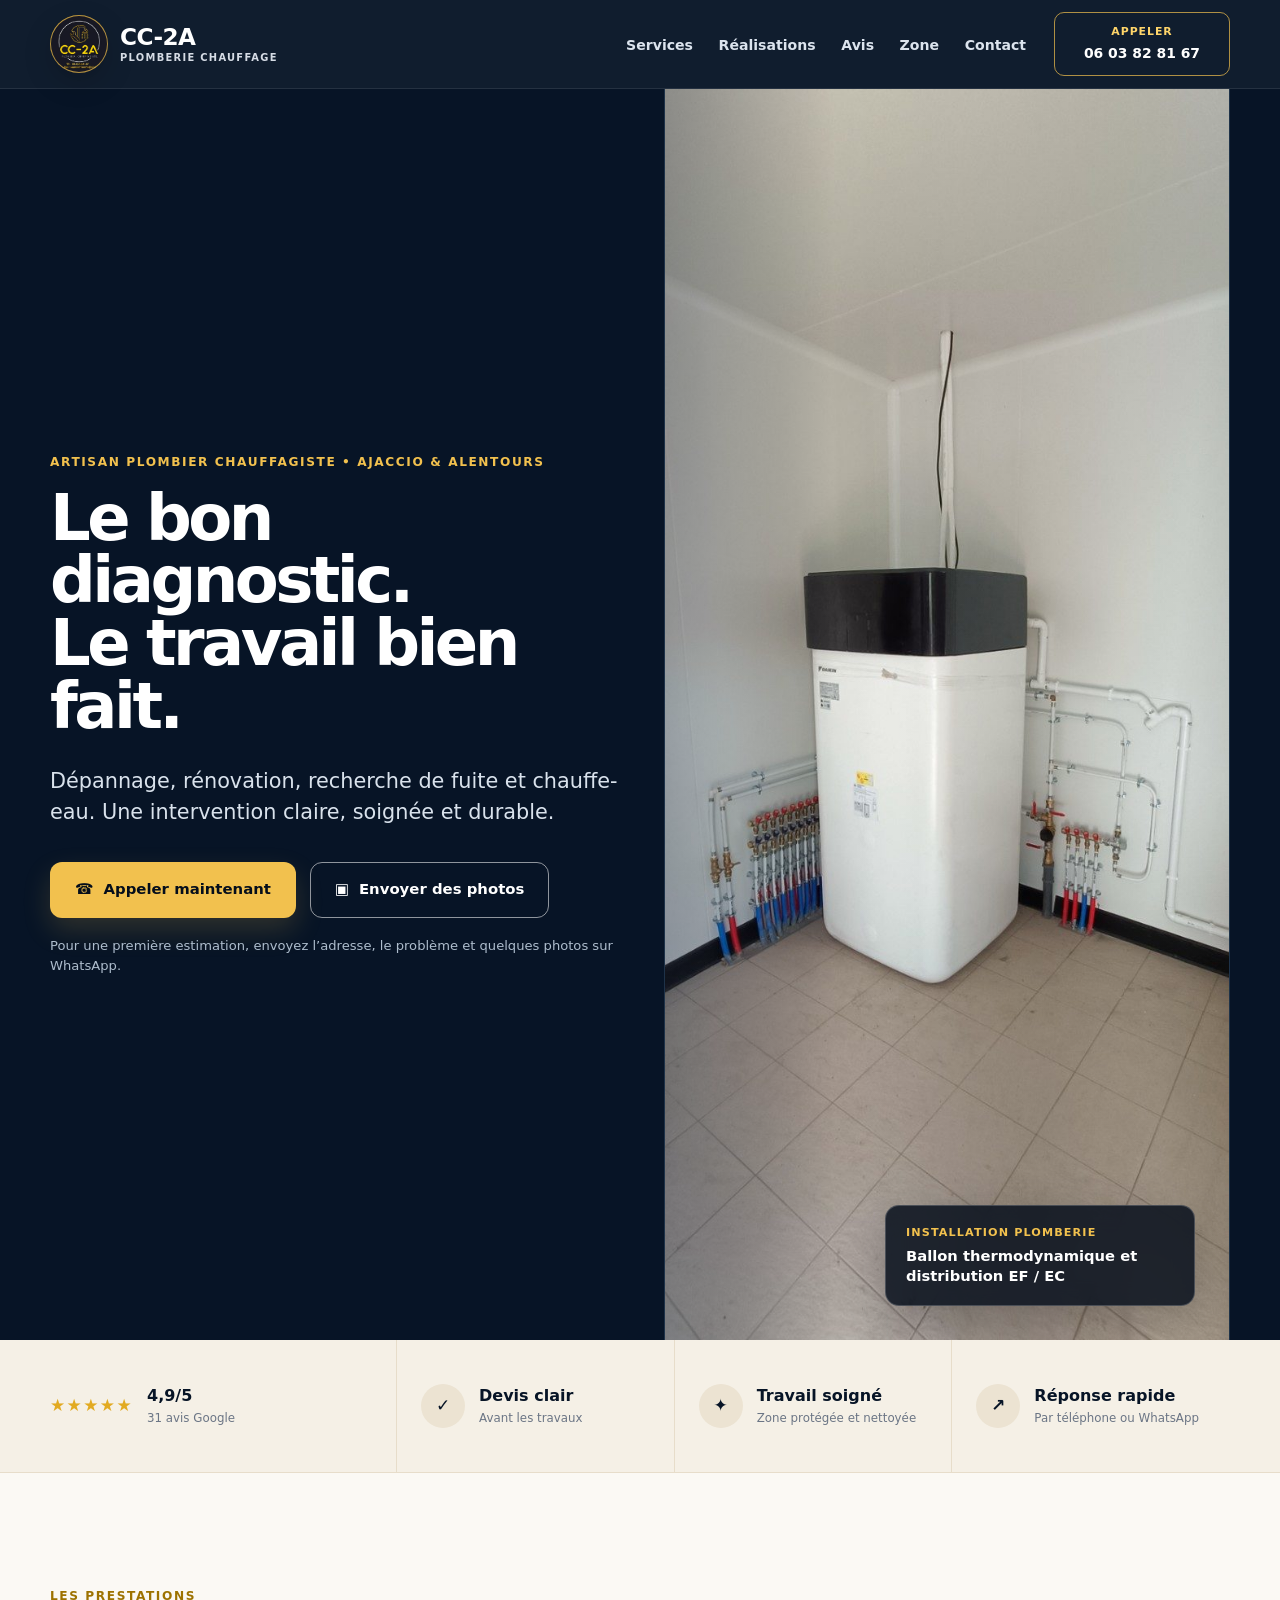
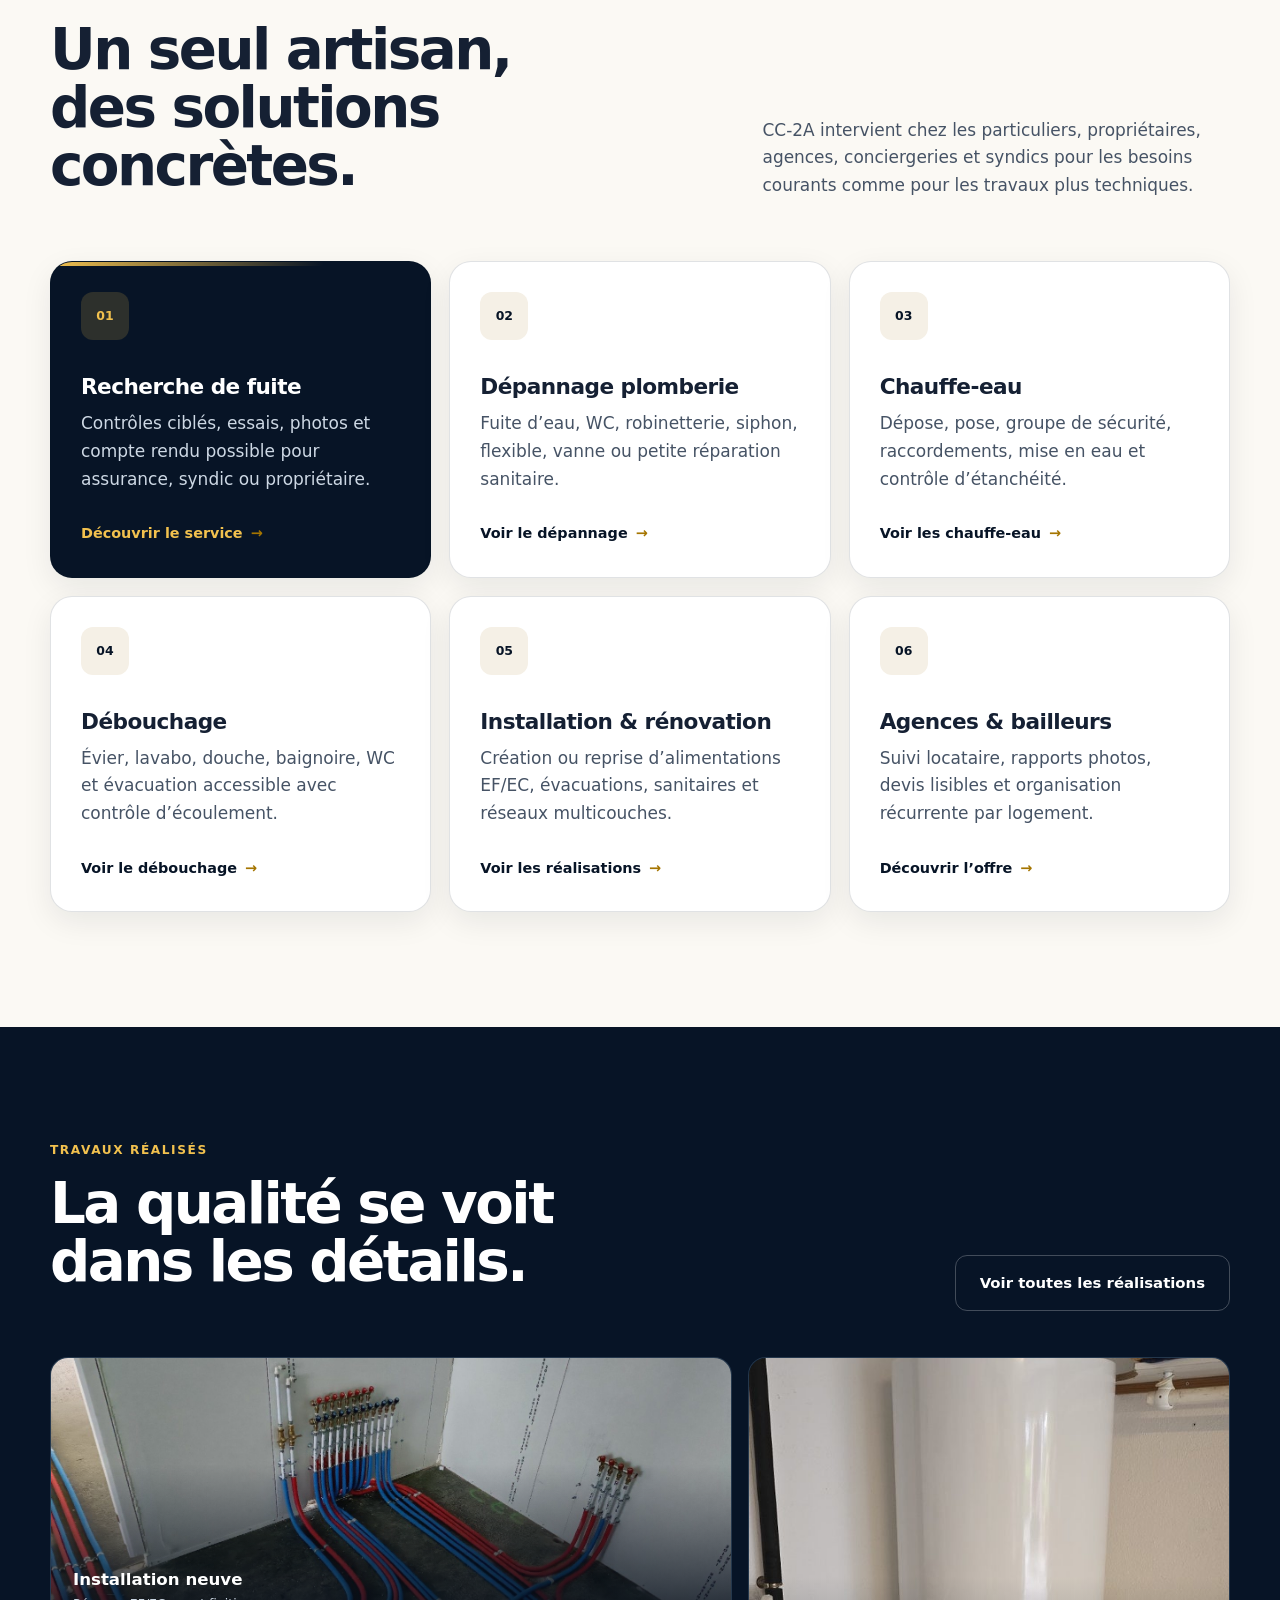
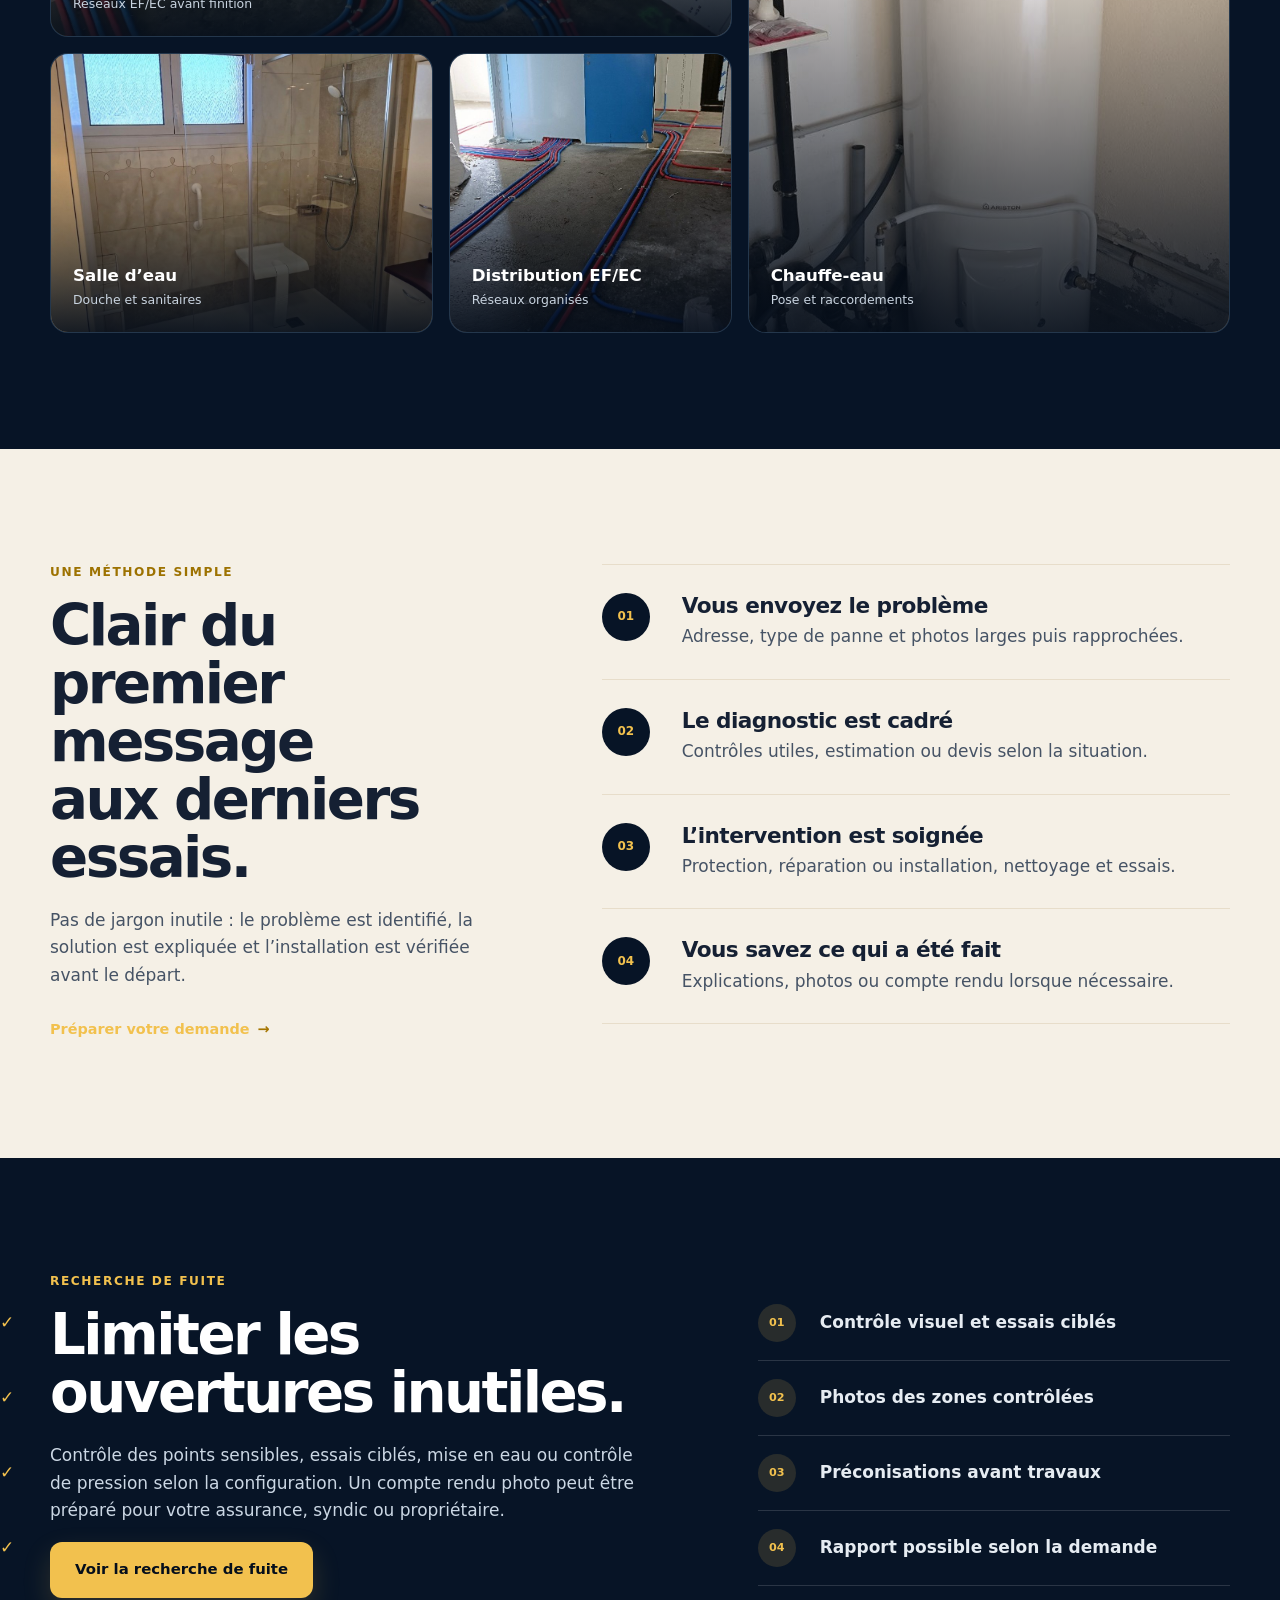
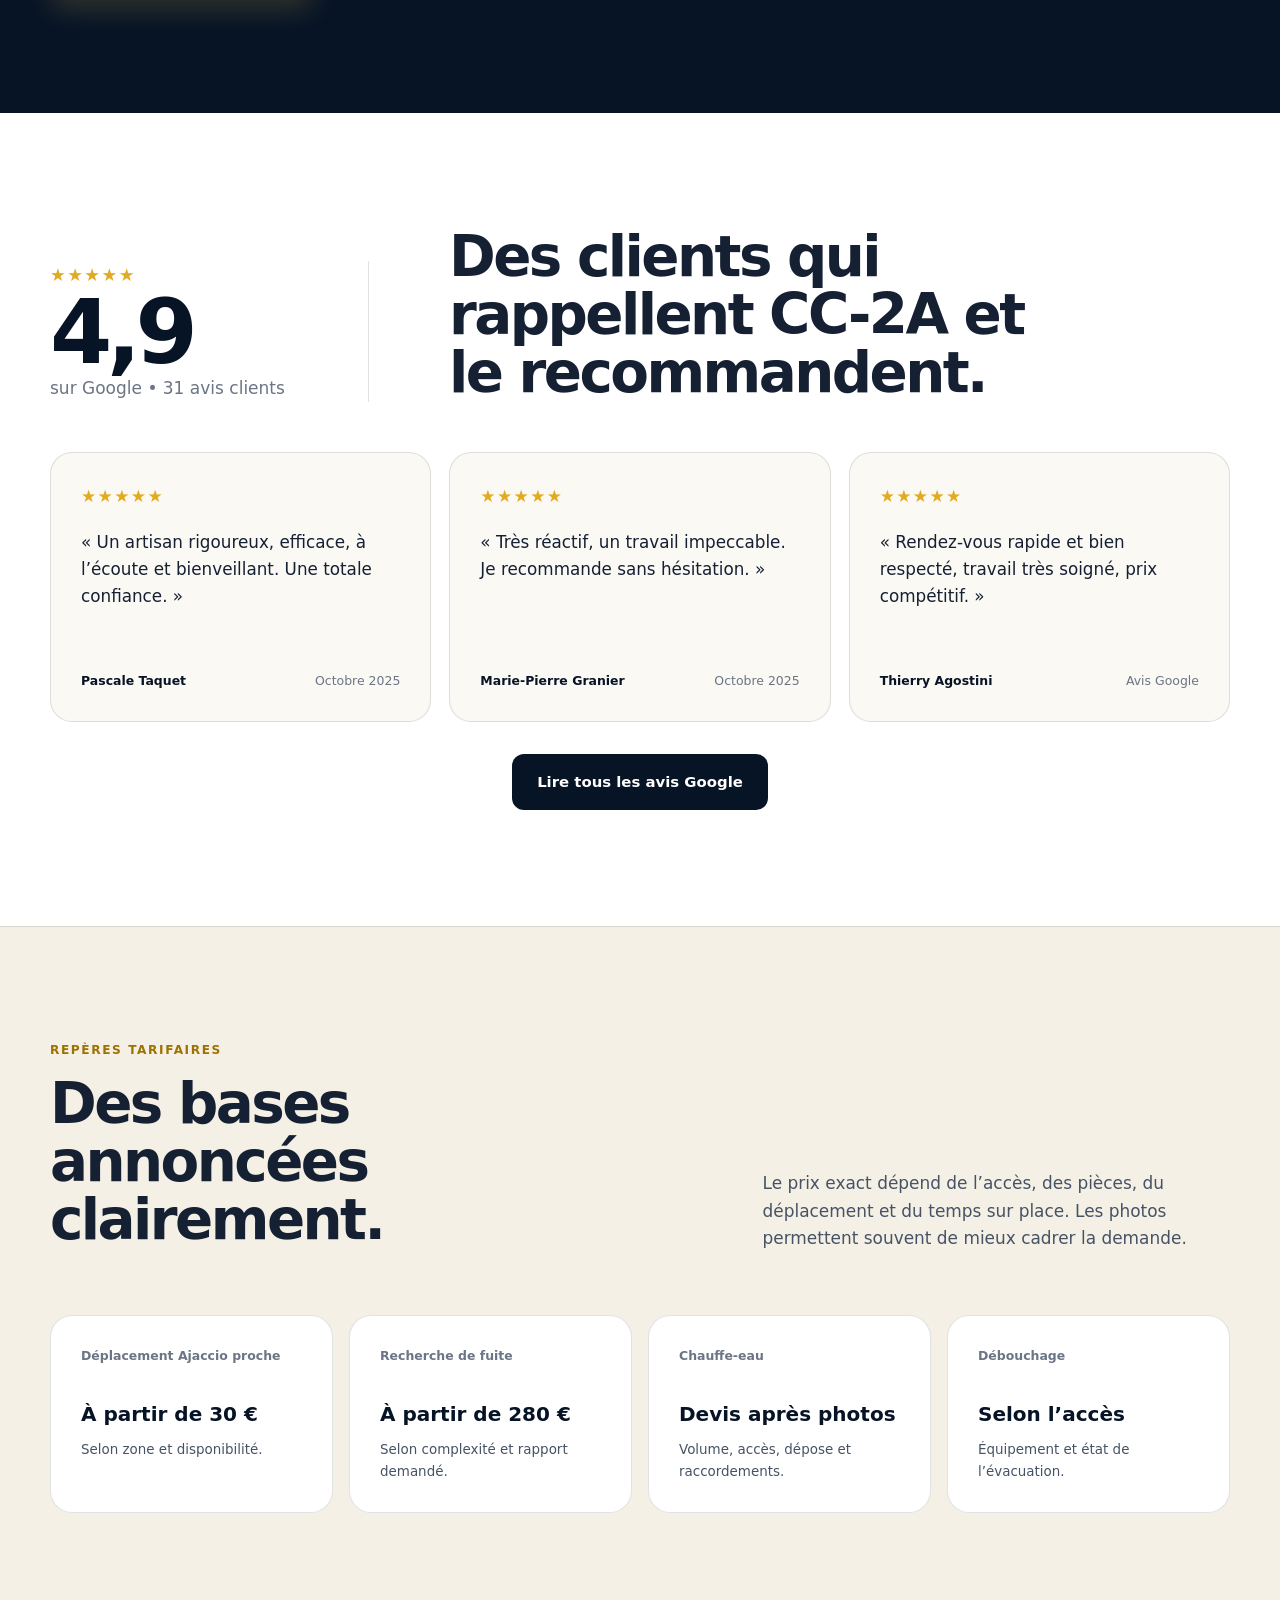
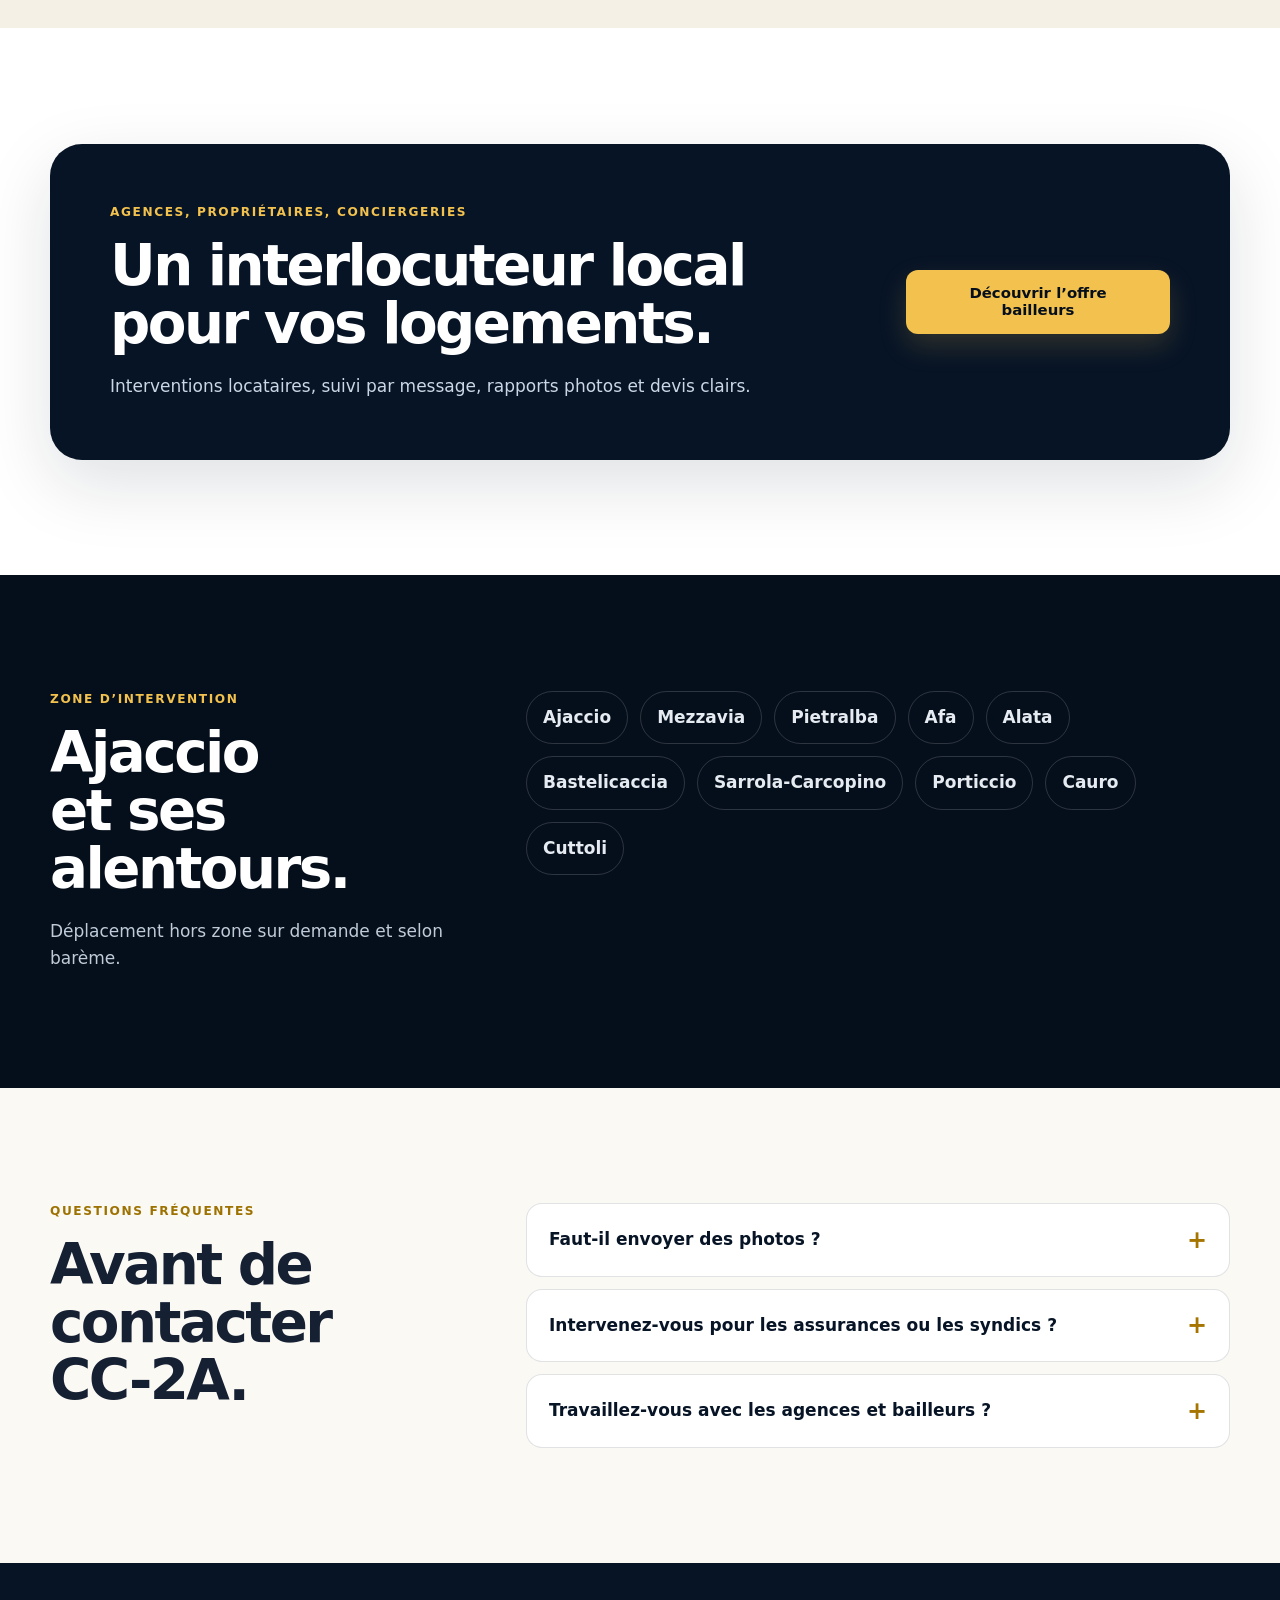
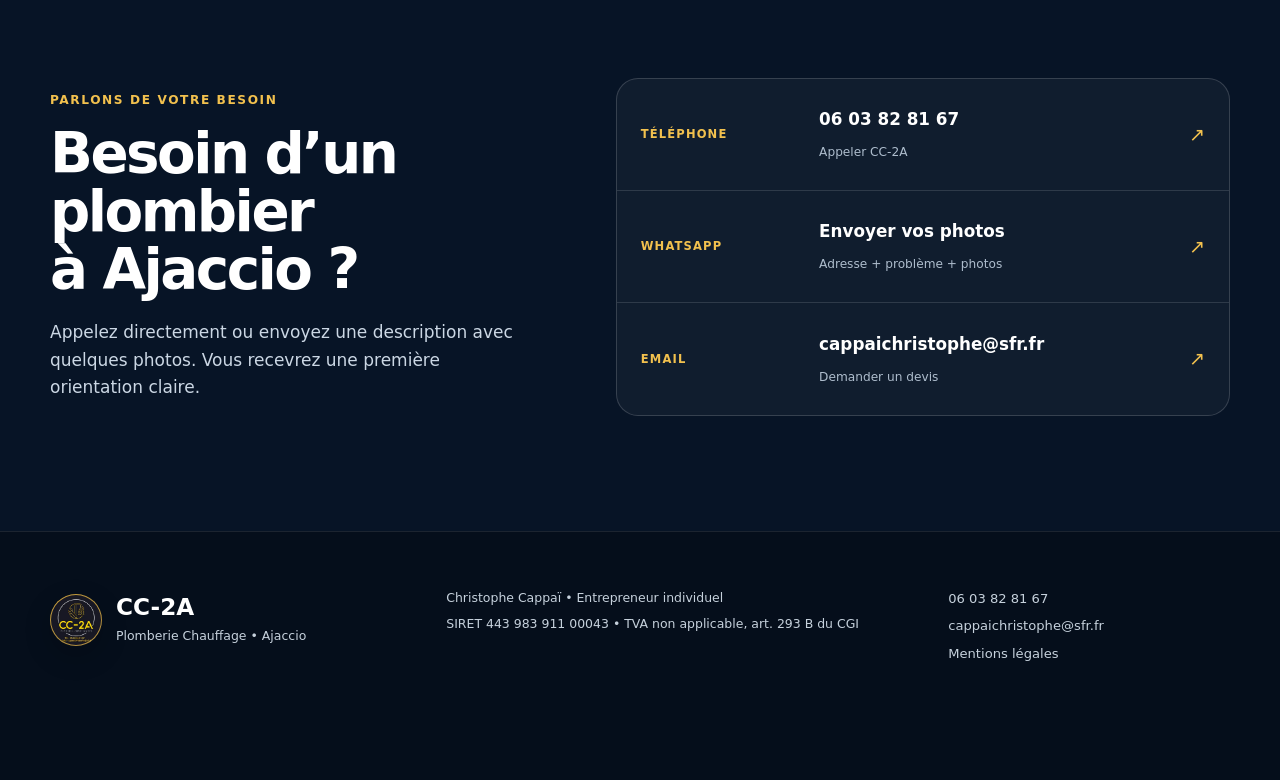
<file: index.html>
<!DOCTYPE html>
<html lang="fr">
<head>
  <meta charset="utf-8">
  <meta name="viewport" content="width=device-width,initial-scale=1,viewport-fit=cover">
  <title>CC-2A | Plombier chauffagiste à Ajaccio</title>
  <meta name="description" content="CC-2A, artisan plombier chauffagiste à Ajaccio : dépannage, recherche de fuite, chauffe-eau, débouchage, installation neuve et rénovation. Appelez ou envoyez vos photos.">
  <meta name="theme-color" content="#071426">
  <meta name="color-scheme" content="light">
  <meta property="og:title" content="CC-2A | Plombier chauffagiste à Ajaccio">
  <meta property="og:description" content="Le bon diagnostic. Le travail bien fait. Dépannage, rénovation et recherche de fuite à Ajaccio et alentours.">
  <meta property="og:type" content="website">
  <meta property="og:url" content="https://cc-2a.github.io/cc2a-ajaccio/">
  <meta property="og:image" content="https://cc-2a.github.io/cc2a-ajaccio/11-ballon-thermodynamique-nourrices.jpg">
  <meta property="og:locale" content="fr_FR">
  <link rel="canonical" href="https://cc-2a.github.io/cc2a-ajaccio/">
  <link rel="icon" href="assets/logo-cc2a.webp" type="image/webp">
  <link rel="preload" href="assets/logo-cc2a.webp" as="image" type="image/webp">
  <link rel="preload" href="11-ballon-thermodynamique-nourrices.jpg" as="image">
  <link rel="stylesheet" href="style.css?v=20260710">
</head>
<body>
  <a class="skip-link" href="#main-content">Aller au contenu</a>
  <script type="application/ld+json">
  {
    "@context": "https://schema.org",
    "@type": "Plumber",
    "name": "CC-2A Plomberie Chauffage",
    "image": "https://cc-2a.github.io/cc2a-ajaccio/assets/logo-cc2a.webp",
    "url": "https://cc-2a.github.io/cc2a-ajaccio/",
    "telephone": "+33603828167",
    "email": "cappaichristophe@sfr.fr",
    "address": {
      "@type": "PostalAddress",
      "streetAddress": "Résidence Parc Azur",
      "postalCode": "20090",
      "addressLocality": "Ajaccio",
      "addressCountry": "FR"
    },
    "areaServed": ["Ajaccio", "Mezzavia", "Alata", "Afa", "Bastelicaccia", "Sarrola-Carcopino", "Porticcio", "Cauro", "Cuttoli"],
    "priceRange": "€€"
  }
  </script>

  <header class="site-header">
    <div class="container nav">
      <a class="brand premium-brand" href="./" aria-label="Accueil CC-2A">
        <span class="brand-mark" aria-hidden="true">CC</span>
        <span class="brand-copy"><strong>CC-2A</strong><small>Plomberie Chauffage</small></span>
      </a>
      <button class="menu-toggle" type="button" aria-label="Ouvrir le menu" aria-controls="main-navigation" aria-expanded="false"><span aria-hidden="true"></span></button>
      <nav id="main-navigation" class="main-nav" aria-label="Navigation principale">
        <a href="#services">Services</a>
        <a href="#photos">Réalisations</a>
        <a href="#avis">Avis</a>
        <a href="#zone">Zone</a>
        <a href="#contact">Contact</a>
      </nav>
      <a class="header-call" href="tel:+33603828167" aria-label="Appeler CC-2A au 06&nbsp;03&nbsp;82&nbsp;81&nbsp;67"><span>Appeler</span><strong>06&nbsp;03&nbsp;82&nbsp;81&nbsp;67</strong></a>
    </div>
  </header>

  <main id="main-content">
    <section class="home-hero">
      <div class="container home-hero-grid">
        <div class="home-hero-content">
          <p class="eyebrow">Artisan plombier chauffagiste • Ajaccio &amp; alentours</p>
          <h1>Le bon diagnostic.<br>Le travail bien fait.</h1>
          <p class="lead">Dépannage, rénovation, recherche de fuite et chauffe-eau. Une intervention claire, soignée et durable.</p>
          <div class="hero-actions">
            <a class="btn btn-primary" href="tel:+33603828167"><span aria-hidden="true">☎</span> Appeler maintenant</a>
            <a class="btn btn-outline" href="https://wa.me/33603828167?text=Bonjour%20CC-2A%2C%20je%20souhaite%20vous%20envoyer%20des%20photos%20pour%20une%20premi%C3%A8re%20estimation.%20Type%20de%20probl%C3%A8me%20%3A%20"><span aria-hidden="true">▣</span> Envoyer des photos</a>
          </div>
          <p class="hero-note">Pour une première estimation, envoyez l’adresse, le problème et quelques photos sur WhatsApp.</p>
        </div>
        <figure class="hero-media">
          <img src="11-ballon-thermodynamique-nourrices.jpg" width="1536" height="693" alt="Ballon thermodynamique avec raccordements et nourrices installé par CC-2A à Ajaccio" fetchpriority="high" decoding="async">
          <figcaption>
            <span>Installation plomberie</span>
            <strong>Ballon thermodynamique et distribution EF / EC</strong>
          </figcaption>
        </figure>
      </div>
    </section>

    <section class="proof-bar" aria-label="Engagements et avis CC-2A">
      <div class="container proof-grid">
        <a class="proof-rating" href="https://share.google/UyPYyJFAwDqwBp60K" target="_blank" rel="noopener">
          <span class="stars" role="img" aria-label="4,9 étoiles sur 5">★★★★★</span>
          <span><strong>4,9/5</strong><small>31 avis Google</small></span>
        </a>
        <div class="proof-item"><span aria-hidden="true">✓</span><div><strong>Devis clair</strong><small>Avant les travaux</small></div></div>
        <div class="proof-item"><span aria-hidden="true">✦</span><div><strong>Travail soigné</strong><small>Zone protégée et nettoyée</small></div></div>
        <div class="proof-item"><span aria-hidden="true">↗</span><div><strong>Réponse rapide</strong><small>Par téléphone ou WhatsApp</small></div></div>
      </div>
    </section>

    <section id="services" class="section services-section">
      <div class="container">
        <div class="section-head section-head-split">
          <div><p class="section-label">Les prestations</p><h2>Un seul artisan,<br>des solutions concrètes.</h2></div>
          <p>CC-2A intervient chez les particuliers, propriétaires, agences, conciergeries et syndics pour les besoins courants comme pour les travaux plus techniques.</p>
        </div>
        <div class="cards-grid service-grid">
          <article class="service-card featured-service">
            <span class="card-kicker">01</span><h3>Recherche de fuite</h3>
            <p>Contrôles ciblés, essais, photos et compte rendu possible pour assurance, syndic ou propriétaire.</p>
            <a class="text-link" href="recherche-fuite-ajaccio.html">Découvrir le service <span aria-hidden="true">→</span></a>
          </article>
          <article class="service-card">
            <span class="card-kicker">02</span><h3>Dépannage plomberie</h3>
            <p>Fuite d’eau, WC, robinetterie, siphon, flexible, vanne ou petite réparation sanitaire.</p>
            <a class="text-link" href="depannage-plomberie-ajaccio.html">Voir le dépannage <span aria-hidden="true">→</span></a>
          </article>
          <article class="service-card">
            <span class="card-kicker">03</span><h3>Chauffe-eau</h3>
            <p>Dépose, pose, groupe de sécurité, raccordements, mise en eau et contrôle d’étanchéité.</p>
            <a class="text-link" href="remplacement-chauffe-eau-ajaccio.html">Voir les chauffe-eau <span aria-hidden="true">→</span></a>
          </article>
          <article class="service-card">
            <span class="card-kicker">04</span><h3>Débouchage</h3>
            <p>Évier, lavabo, douche, baignoire, WC et évacuation accessible avec contrôle d’écoulement.</p>
            <a class="text-link" href="debouchage-ajaccio.html">Voir le débouchage <span aria-hidden="true">→</span></a>
          </article>
          <article class="service-card">
            <span class="card-kicker">05</span><h3>Installation &amp; rénovation</h3>
            <p>Création ou reprise d’alimentations EF/EC, évacuations, sanitaires et réseaux multicouches.</p>
            <a class="text-link" href="realisations.html">Voir les réalisations <span aria-hidden="true">→</span></a>
          </article>
          <article class="service-card">
            <span class="card-kicker">06</span><h3>Agences &amp; bailleurs</h3>
            <p>Suivi locataire, rapports photos, devis lisibles et organisation récurrente par logement.</p>
            <a class="text-link" href="agences-bailleurs-conciergeries.html">Découvrir l’offre <span aria-hidden="true">→</span></a>
          </article>
        </div>
      </div>
    </section>

    <section id="photos" class="section portfolio-section">
      <div class="container">
        <div class="section-head portfolio-head">
          <div><p class="section-label">Travaux réalisés</p><h2>La qualité se voit dans les détails.</h2></div>
          <a class="btn btn-dark" href="realisations.html">Voir toutes les réalisations</a>
        </div>
        <div class="photo-mosaic">
          <figure class="work-shot work-shot-wide">
            <img src="09-reseau-multicouche-au-sol.jpg" width="1536" height="691" alt="Réseau multicouche au sol pour une installation neuve" loading="lazy" decoding="async">
            <figcaption><strong>Installation neuve</strong><span>Réseaux EF/EC avant finition</span></figcaption>
          </figure>
          <figure class="work-shot work-shot-tall">
            <img src="01-remplacement-chauffe-eau-ariston.jpg" width="647" height="1400" alt="Remplacement d’un chauffe-eau Ariston à Ajaccio" loading="lazy" decoding="async">
            <figcaption><strong>Chauffe-eau</strong><span>Pose et raccordements</span></figcaption>
          </figure>
          <figure class="work-shot">
            <img src="02-renovation-douche-beige.jpg" width="1045" height="1400" alt="Rénovation d’une douche avec paroi vitrée" loading="lazy" decoding="async">
            <figcaption><strong>Salle d’eau</strong><span>Douche et sanitaires</span></figcaption>
          </figure>
          <figure class="work-shot">
            <img src="10-distribution-ef-ec-complete.jpg" width="1536" height="691" alt="Distribution complète eau froide et eau chaude" loading="lazy" decoding="async">
            <figcaption><strong>Distribution EF/EC</strong><span>Réseaux organisés</span></figcaption>
          </figure>
        </div>
      </div>
    </section>

    <section id="methode" class="section method-section">
      <div class="container method-layout">
        <div class="method-intro">
          <p class="section-label">Une méthode simple</p>
          <h2>Clair du premier message aux derniers essais.</h2>
          <p>Pas de jargon inutile : le problème est identifié, la solution est expliquée et l’installation est vérifiée avant le départ.</p>
          <a class="text-link" href="#contact">Préparer votre demande <span aria-hidden="true">→</span></a>
        </div>
        <ol class="method-steps">
          <li><span>01</span><div><h3>Vous envoyez le problème</h3><p>Adresse, type de panne et photos larges puis rapprochées.</p></div></li>
          <li><span>02</span><div><h3>Le diagnostic est cadré</h3><p>Contrôles utiles, estimation ou devis selon la situation.</p></div></li>
          <li><span>03</span><div><h3>L’intervention est soignée</h3><p>Protection, réparation ou installation, nettoyage et essais.</p></div></li>
          <li><span>04</span><div><h3>Vous savez ce qui a été fait</h3><p>Explications, photos ou compte rendu lorsque nécessaire.</p></div></li>
        </ol>
      </div>
    </section>

    <section class="section leak-feature">
      <div class="container leak-grid">
        <div>
          <p class="section-label">Recherche de fuite</p>
          <h2>Limiter les ouvertures inutiles.</h2>
          <p>Contrôle des points sensibles, essais ciblés, mise en eau ou contrôle de pression selon la configuration. Un compte rendu photo peut être préparé pour votre assurance, syndic ou propriétaire.</p>
          <a class="btn btn-primary" href="recherche-fuite-ajaccio.html">Voir la recherche de fuite</a>
        </div>
        <ul class="check-list feature-checks">
          <li><span>01</span>Contrôle visuel et essais ciblés</li>
          <li><span>02</span>Photos des zones contrôlées</li>
          <li><span>03</span>Préconisations avant travaux</li>
          <li><span>04</span>Rapport possible selon la demande</li>
        </ul>
      </div>
    </section>

    <section id="avis" class="section reviews-section">
      <div class="container">
        <div class="rating-summary">
          <div><span class="stars" aria-hidden="true">★★★★★</span><strong>4,9</strong><p>sur Google • 31 avis clients</p></div>
          <h2>Des clients qui rappellent CC-2A et le recommandent.</h2>
        </div>
        <div class="review-grid-public">
          <article class="review-public-card"><div class="stars" role="img" aria-label="5 étoiles">★★★★★</div><blockquote>« Un artisan rigoureux, efficace, à l’écoute et bienveillant. Une totale confiance. »</blockquote><footer><strong>Pascale Taquet</strong><span>Octobre 2025</span></footer></article>
          <article class="review-public-card"><div class="stars" role="img" aria-label="5 étoiles">★★★★★</div><blockquote>« Très réactif, un travail impeccable. Je recommande sans hésitation. »</blockquote><footer><strong>Marie-Pierre Granier</strong><span>Octobre 2025</span></footer></article>
          <article class="review-public-card"><div class="stars" role="img" aria-label="5 étoiles">★★★★★</div><blockquote>« Rendez-vous rapide et bien respecté, travail très soigné, prix compétitif. »</blockquote><footer><strong>Thierry Agostini</strong><span>Avis Google</span></footer></article>
        </div>
        <div class="review-actions"><a class="btn btn-dark" href="https://share.google/UyPYyJFAwDqwBp60K" target="_blank" rel="noopener">Lire tous les avis Google</a></div>
      </div>
    </section>

    <section class="section pricing-strip">
      <div class="container">
        <div class="section-head section-head-split">
          <div><p class="section-label">Repères tarifaires</p><h2>Des bases annoncées clairement.</h2></div>
          <p>Le prix exact dépend de l’accès, des pièces, du déplacement et du temps sur place. Les photos permettent souvent de mieux cadrer la demande.</p>
        </div>
        <div class="price-grid">
          <article class="price-card"><span>Déplacement Ajaccio proche</span><strong>À partir de 30 €</strong><p>Selon zone et disponibilité.</p></article>
          <article class="price-card"><span>Recherche de fuite</span><strong>À partir de 280 €</strong><p>Selon complexité et rapport demandé.</p></article>
          <article class="price-card"><span>Chauffe-eau</span><strong>Devis après photos</strong><p>Volume, accès, dépose et raccordements.</p></article>
          <article class="price-card"><span>Débouchage</span><strong>Selon l’accès</strong><p>Équipement et état de l’évacuation.</p></article>
        </div>
      </div>
    </section>

    <section class="section agency-callout">
      <div class="container cta-band">
        <div><p class="section-label">Agences, propriétaires, conciergeries</p><h2>Un interlocuteur local pour vos logements.</h2><p>Interventions locataires, suivi par message, rapports photos et devis clairs.</p></div>
        <a class="btn btn-primary" href="agences-bailleurs-conciergeries.html">Découvrir l’offre bailleurs</a>
      </div>
    </section>

    <section id="zone" class="section zone-section">
      <div class="container zone-layout">
        <div><p class="section-label">Zone d’intervention</p><h2>Ajaccio et ses alentours.</h2><p>Déplacement hors zone sur demande et selon barème.</p></div>
        <ul class="zone-list"><li>Ajaccio</li><li>Mezzavia</li><li>Pietralba</li><li>Afa</li><li>Alata</li><li>Bastelicaccia</li><li>Sarrola-Carcopino</li><li>Porticcio</li><li>Cauro</li><li>Cuttoli</li></ul>
      </div>
    </section>

    <section class="section faq-section">
      <div class="container faq-layout">
        <div><p class="section-label">Questions fréquentes</p><h2>Avant de contacter CC-2A.</h2></div>
        <div class="faq-grid">
          <details><summary>Faut-il envoyer des photos ?</summary><p>Oui. Une vue large puis des photos rapprochées de la fuite, du chauffe-eau ou des raccords permettent de mieux préparer l’intervention.</p></details>
          <details><summary>Intervenez-vous pour les assurances ou les syndics ?</summary><p>Selon la situation, un rapport photo ou un compte rendu technique peut être préparé pour l’assurance, le propriétaire, le syndic ou l’agence.</p></details>
          <details><summary>Travaillez-vous avec les agences et bailleurs ?</summary><p>Oui. CC-2A peut organiser les interventions locataires, le suivi par message et les rapports photos.</p></details>
        </div>
      </div>
    </section>

    <section id="contact" class="section contact-section">
      <div class="container contact-layout">
        <div class="contact-copy">
          <p class="section-label">Parlons de votre besoin</p>
          <h2>Besoin d’un plombier à Ajaccio ?</h2>
          <p>Appelez directement ou envoyez une description avec quelques photos. Vous recevrez une première orientation claire.</p>
        </div>
        <div class="contact-card">
          <a class="contact-item" href="tel:+33603828167"><span>Téléphone</span><strong>06&nbsp;03&nbsp;82&nbsp;81&nbsp;67</strong><small>Appeler CC-2A</small></a>
          <a class="contact-item" href="https://wa.me/33603828167?text=Bonjour%20CC-2A%2C%20je%20souhaite%20vous%20envoyer%20des%20photos%20pour%20une%20premi%C3%A8re%20estimation.%20Type%20de%20probl%C3%A8me%20%3A%20"><span>WhatsApp</span><strong>Envoyer vos photos</strong><small>Adresse + problème + photos</small></a>
          <a class="contact-item" href="mailto:cappaichristophe@sfr.fr?subject=Demande%20de%20devis%20CC-2A"><span>Email</span><strong>cappaichristophe@sfr.fr</strong><small>Demander un devis</small></a>
        </div>
      </div>
    </section>
  </main>

  <footer class="site-footer premium-footer">
    <div class="container footer-grid">
      <div class="footer-brand"><span class="brand-mark" aria-hidden="true">CC</span><div><strong>CC-2A</strong><p>Plomberie Chauffage • Ajaccio</p></div></div>
      <div><p>Christophe Cappaï • Entrepreneur individuel</p><p>SIRET 443 983 911 00043 • TVA non applicable, art. 293 B du CGI</p></div>
      <div><a href="tel:+33603828167">06&nbsp;03&nbsp;82&nbsp;81&nbsp;67</a><a href="mailto:cappaichristophe@sfr.fr">cappaichristophe@sfr.fr</a><a href="mentions-legales.html">Mentions légales</a></div>
    </div>
  </footer>

  <div class="mobile-cta" role="group" aria-label="Contact rapide"><a href="tel:+33603828167"><span aria-hidden="true">☎</span> Appeler</a><a href="https://wa.me/33603828167?text=Bonjour%20CC-2A%2C%20je%20souhaite%20vous%20envoyer%20des%20photos%20pour%20une%20premi%C3%A8re%20estimation.%20Type%20de%20probl%C3%A8me%20%3A%20">WhatsApp</a></div>
  <script src="script.js?v=20260710"></script>
</body>
</html>
</file>
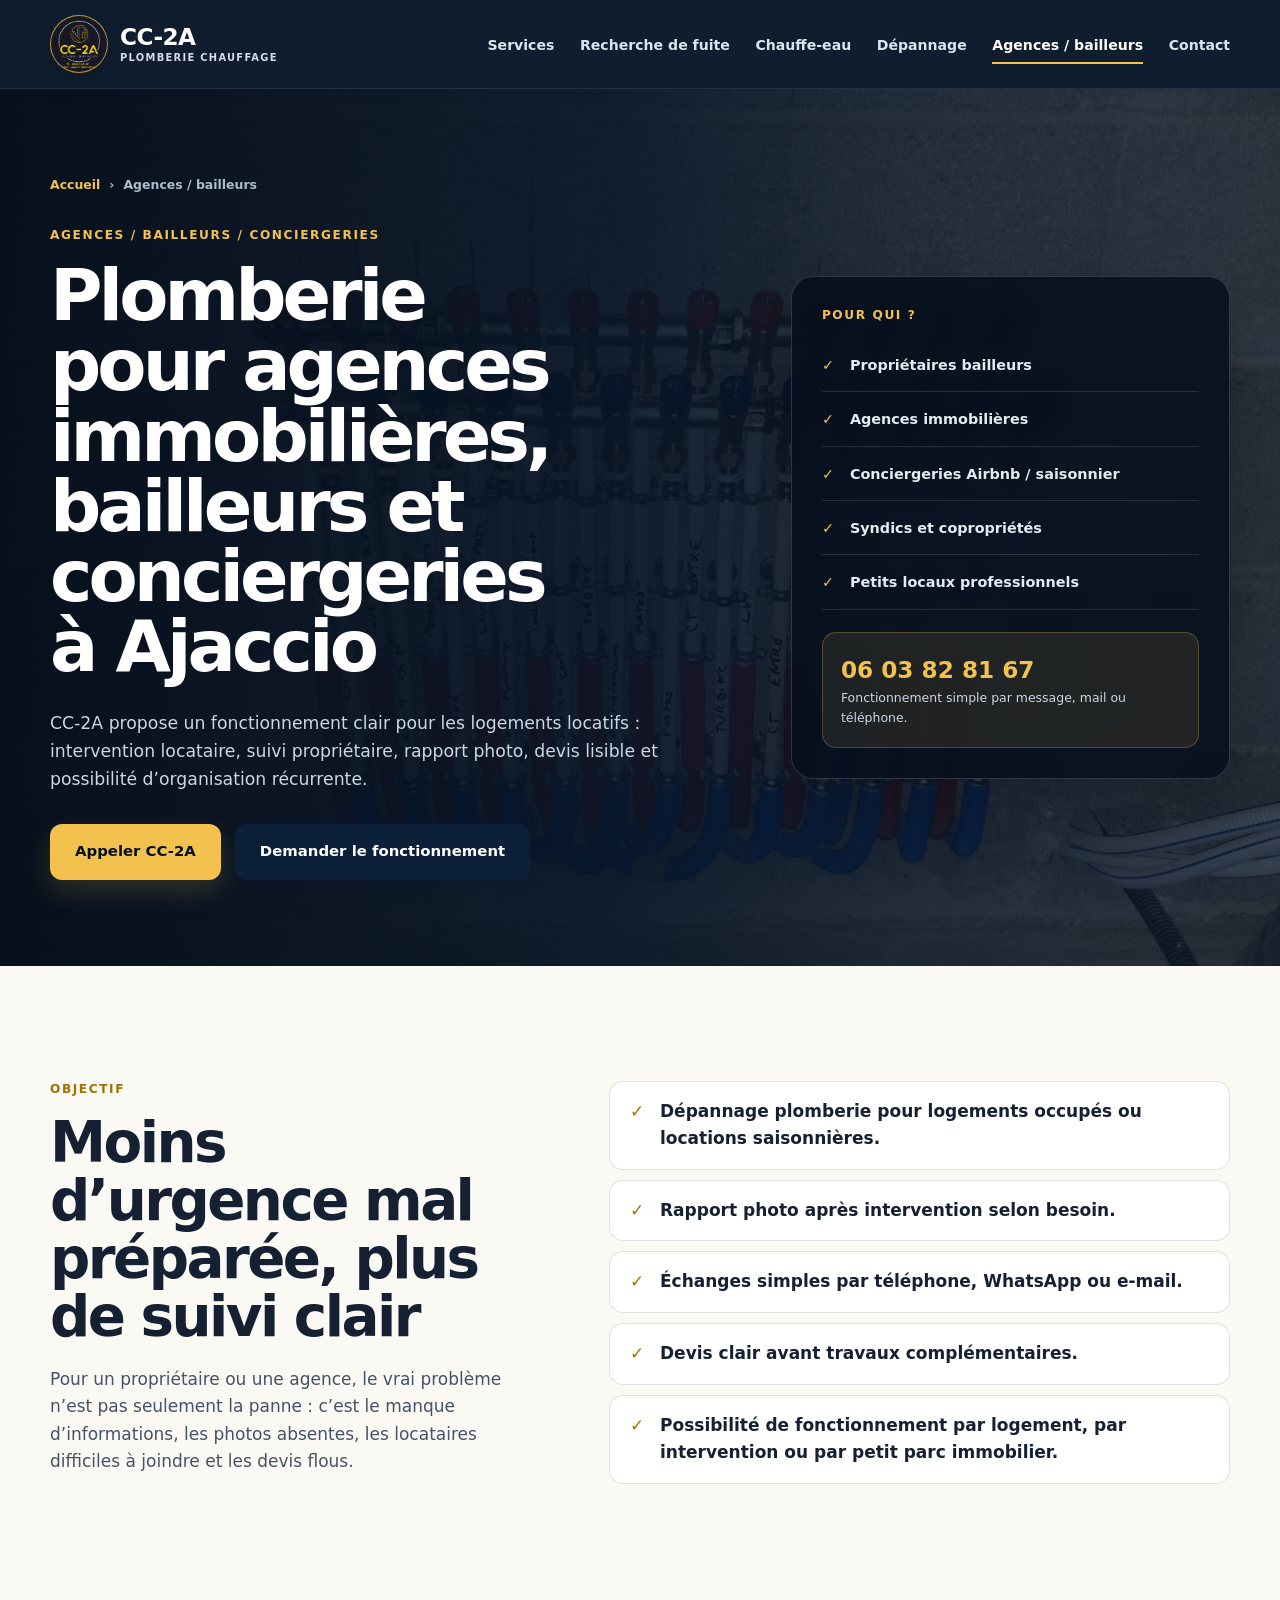
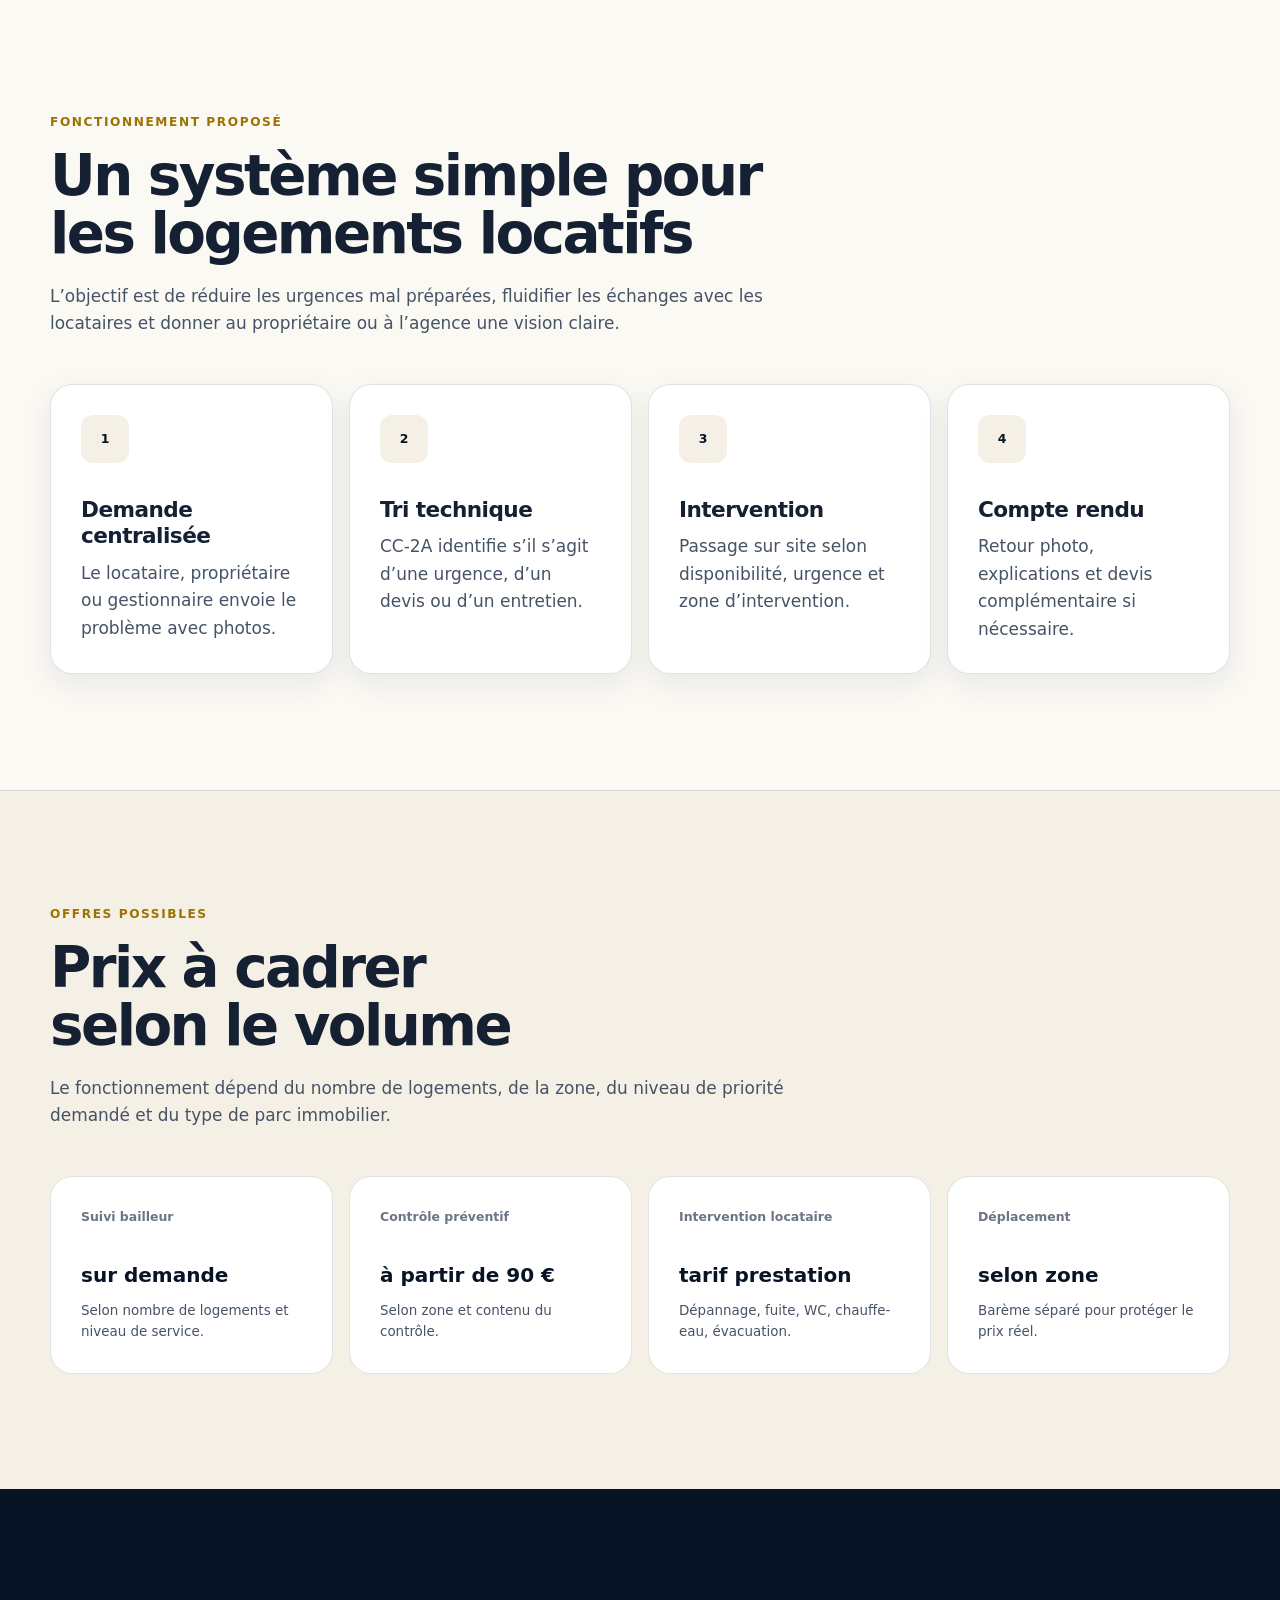
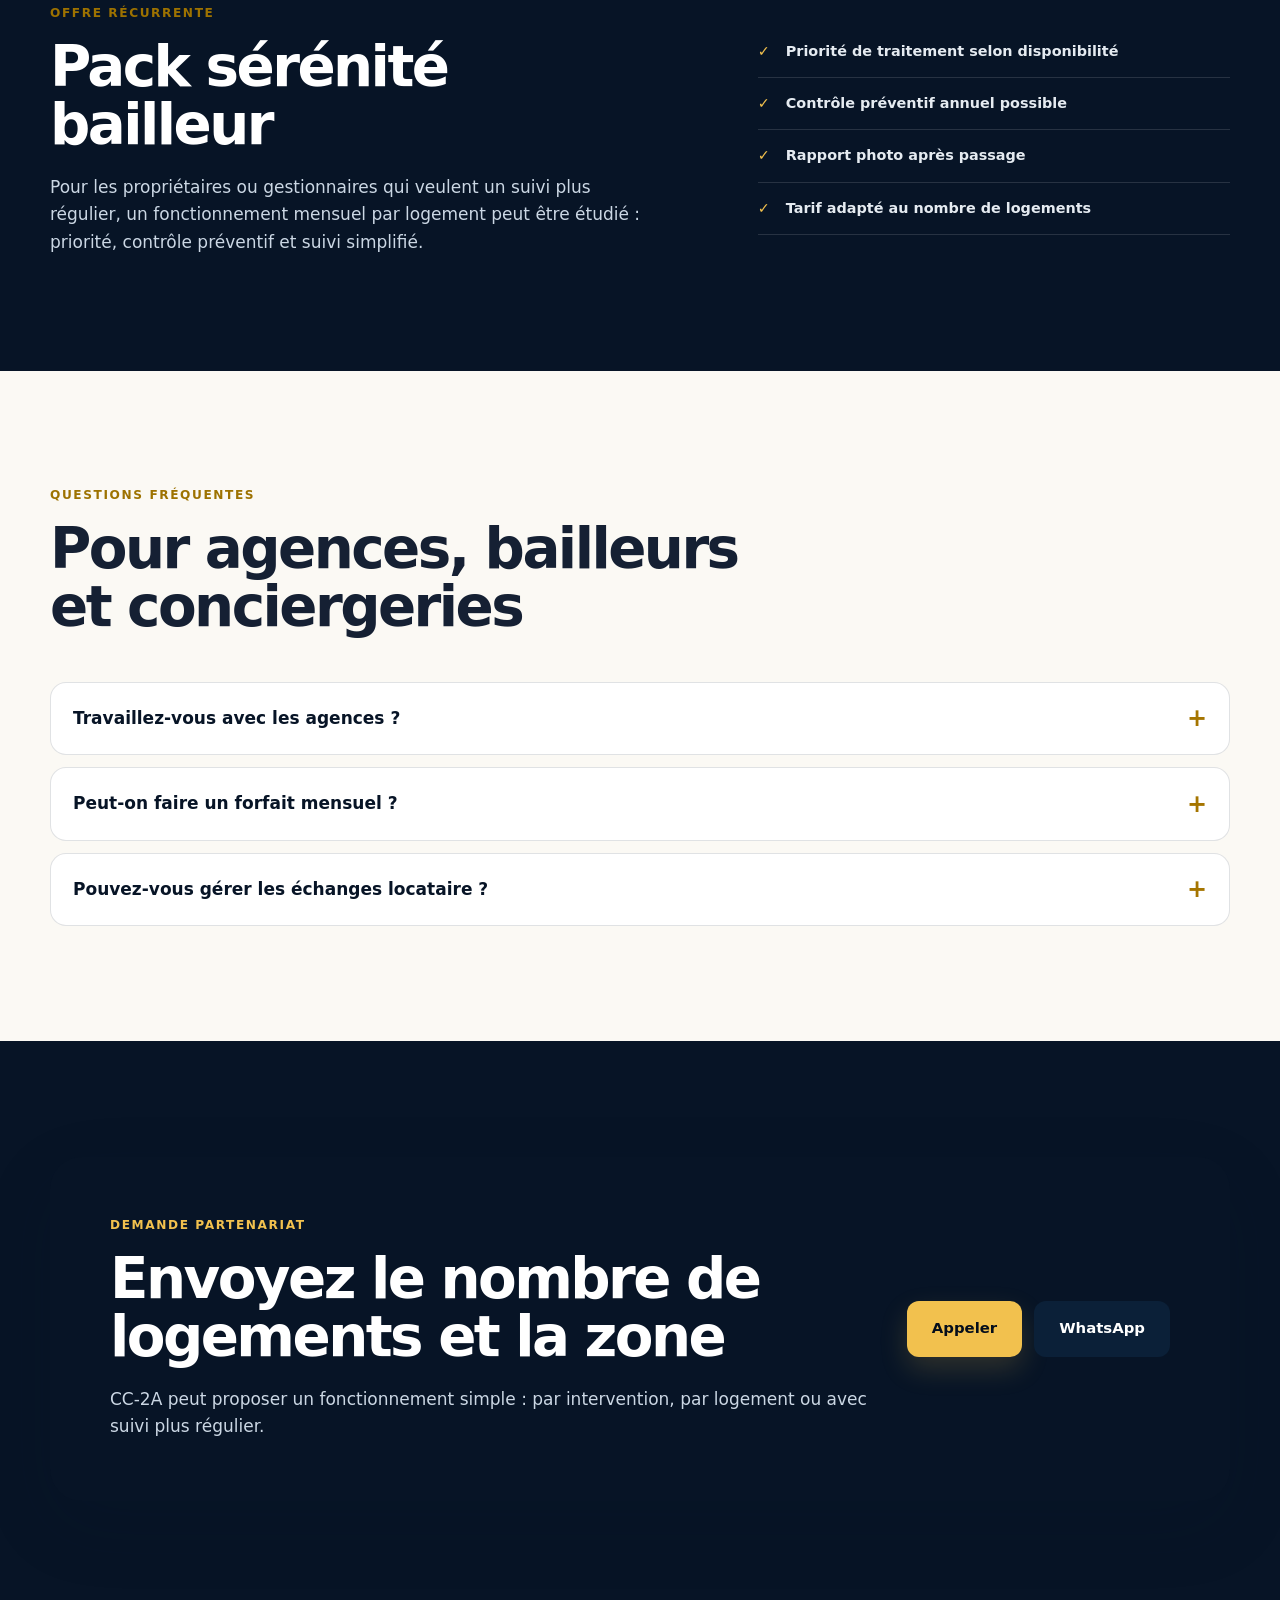
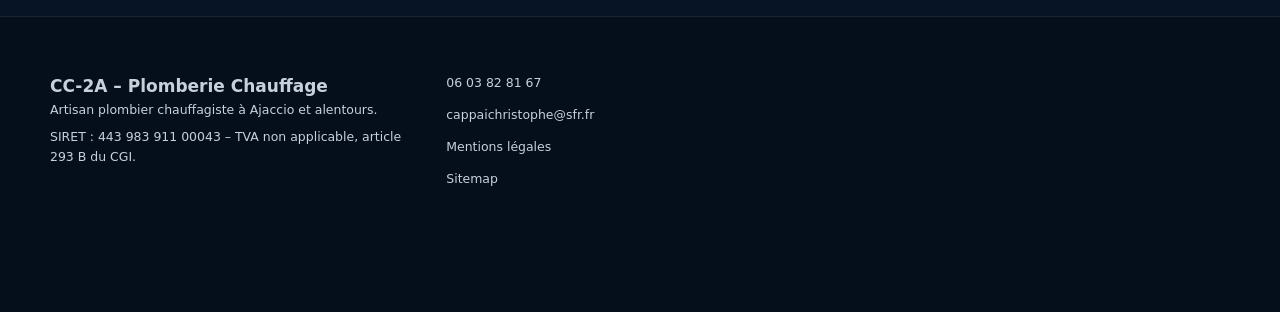
<file: agences-bailleurs-conciergeries.html>
<!DOCTYPE html>
<html lang="fr">
<head>
  <meta charset="utf-8">
  <meta name="viewport" content="width=device-width,initial-scale=1,viewport-fit=cover">
  <title>Plomberie pour agences, bailleurs et conciergeries à Ajaccio | CC-2A</title>
  <meta name="description" content="Solution plomberie à Ajaccio pour agences immobilières, propriétaires bailleurs, conciergeries, syndics et logements locatifs : dépannage, suivi locataire, rapport photo et devis clair.">
  <meta name="theme-color" content="#0b1020">
  <meta property="og:title" content="Plomberie agences, bailleurs et conciergeries à Ajaccio | CC-2A">
  <meta property="og:description" content="Interventions locataires, rapports photos, suivi propriétaire et devis clair pour logements locatifs à Ajaccio.">
  <meta property="og:type" content="website">
  <meta property="og:url" content="https://cc-2a.github.io/cc2a-ajaccio/agences-bailleurs-conciergeries.html">
  <link rel="canonical" href="https://cc-2a.github.io/cc2a-ajaccio/agences-bailleurs-conciergeries.html">
  <link rel="icon" href="assets/logo-cc2a.webp" type="image/webp">
  <link rel="stylesheet" href="style.css?v=20260710">
</head>
<body class="service-page">
<script type="application/ld+json">
{"@context":"https://schema.org","@type":"Service","serviceType":"Suivi plomberie pour logements locatifs","provider":{"@type":"Plumber","name":"CC-2A Plomberie Chauffage","telephone":"+33603828167","email":"cappaichristophe@sfr.fr"},"areaServed":["Ajaccio","Mezzavia","Alata","Afa","Porticcio"]}
</script>
<header class="site-header"><div class="container nav"><a class="brand premium-brand" href="index.html" aria-label="Retour à l’accueil CC-2A"><span class="brand-mark">CC</span><span><strong>CC-2A</strong><small>Plomberie Chauffage</small></span></a><button class="menu-toggle" type="button" aria-label="Ouvrir le menu" aria-expanded="false"><span aria-hidden="true"></span></button><nav class="main-nav" aria-label="Navigation principale"><a href="index.html#services">Services</a><a href="recherche-fuite-ajaccio.html">Recherche de fuite</a><a href="remplacement-chauffe-eau-ajaccio.html">Chauffe-eau</a><a href="depannage-plomberie-ajaccio.html">Dépannage</a><a aria-current="page" href="agences-bailleurs-conciergeries.html">Agences / bailleurs</a><a href="index.html#contact">Contact</a></nav></div></header>
<main>
  <section class="page-hero"><div class="container hero-grid"><div><nav class="breadcrumbs" aria-label="Fil d’Ariane"><a href="index.html">Accueil</a><span>›</span><span>Agences / bailleurs</span></nav><p class="eyebrow">Agences / bailleurs / conciergeries</p><h1>Plomberie pour agences immobilières, bailleurs et conciergeries à Ajaccio</h1><p class="lead">CC-2A propose un fonctionnement clair pour les logements locatifs : intervention locataire, suivi propriétaire, rapport photo, devis lisible et possibilité d’organisation récurrente.</p><div class="hero-actions"><a class="btn btn-primary" href="tel:+33603828167">Appeler CC-2A</a><a class="btn btn-secondary" href="https://wa.me/33603828167?text=Bonjour%20CC-2A%2C%20je%20suis%20propri%C3%A9taire%2Fagence%2Fconciergerie%20et%20je%20souhaite%20des%20informations%20sur%20le%20suivi%20plomberie%20de%20logements.">Demander le fonctionnement</a></div></div><aside class="hero-side-card premium-side-card"><p class="section-label">Pour qui ?</p><ul class="value-list"><li>Propriétaires bailleurs</li><li>Agences immobilières</li><li>Conciergeries Airbnb / saisonnier</li><li>Syndics et copropriétés</li><li>Petits locaux professionnels</li></ul><div class="quick-contact"><strong>06&nbsp;03&nbsp;82&nbsp;81&nbsp;67</strong><span>Fonctionnement simple par message, mail ou téléphone.</span></div></aside></div></section>
  <section class="section premium-services"><div class="container two-cols"><div><p class="section-label">Objectif</p><h2>Moins d’urgence mal préparée, plus de suivi clair</h2><p>Pour un propriétaire ou une agence, le vrai problème n’est pas seulement la panne : c’est le manque d’informations, les photos absentes, les locataires difficiles à joindre et les devis flous.</p></div><ul class="check-list service-checks"><li>Dépannage plomberie pour logements occupés ou locations saisonnières.</li><li>Rapport photo après intervention selon besoin.</li><li>Échanges simples par téléphone, WhatsApp ou e-mail.</li><li>Devis clair avant travaux complémentaires.</li><li>Possibilité de fonctionnement par logement, par intervention ou par petit parc immobilier.</li></ul></div></section>
  <section class="section premium-realisations"><div class="container"><div class="section-head"><p class="section-label">Fonctionnement proposé</p><h2>Un système simple pour les logements locatifs</h2><p>L’objectif est de réduire les urgences mal préparées, fluidifier les échanges avec les locataires et donner au propriétaire ou à l’agence une vision claire.</p></div><div class="method-grid"><article><span>1</span><h3>Demande centralisée</h3><p>Le locataire, propriétaire ou gestionnaire envoie le problème avec photos.</p></article><article><span>2</span><h3>Tri technique</h3><p>CC-2A identifie s’il s’agit d’une urgence, d’un devis ou d’un entretien.</p></article><article><span>3</span><h3>Intervention</h3><p>Passage sur site selon disponibilité, urgence et zone d’intervention.</p></article><article><span>4</span><h3>Compte rendu</h3><p>Retour photo, explications et devis complémentaire si nécessaire.</p></article></div></div></section>
  <section class="section pricing-strip"><div class="container"><div class="section-head"><p class="section-label">Offres possibles</p><h2>Prix à cadrer selon le volume</h2><p>Le fonctionnement dépend du nombre de logements, de la zone, du niveau de priorité demandé et du type de parc immobilier.</p></div><div class="price-grid"><article class="price-card"><span>Suivi bailleur</span><strong>sur demande</strong><p>Selon nombre de logements et niveau de service.</p></article><article class="price-card"><span>Contrôle préventif</span><strong>à partir de 90 €</strong><p>Selon zone et contenu du contrôle.</p></article><article class="price-card"><span>Intervention locataire</span><strong>tarif prestation</strong><p>Dépannage, fuite, WC, chauffe-eau, évacuation.</p></article><article class="price-card"><span>Déplacement</span><strong>selon zone</strong><p>Barème séparé pour protéger le prix réel.</p></article></div></div></section>
  <section class="section feature dark premium-feature-dark"><div class="container feature-grid"><div><p class="section-label">Offre récurrente</p><h2>Pack sérénité bailleur</h2><p>Pour les propriétaires ou gestionnaires qui veulent un suivi plus régulier, un fonctionnement mensuel par logement peut être étudié : priorité, contrôle préventif et suivi simplifié.</p></div><ul class="check-list"><li>Priorité de traitement selon disponibilité</li><li>Contrôle préventif annuel possible</li><li>Rapport photo après passage</li><li>Tarif adapté au nombre de logements</li></ul></div></section>
  <section class="section faq-section"><div class="container"><div class="section-head"><p class="section-label">Questions fréquentes</p><h2>Pour agences, bailleurs et conciergeries</h2></div><div class="faq-grid"><details><summary>Travaillez-vous avec les agences ?</summary><p>Oui. L’objectif est d’avoir un interlocuteur local clair avec retour photo et devis lisible.</p></details><details><summary>Peut-on faire un forfait mensuel ?</summary><p>Oui, à étudier selon le nombre de logements, la zone et le niveau de priorité demandé.</p></details><details><summary>Pouvez-vous gérer les échanges locataire ?</summary><p>Oui, dans un cadre défini : demande claire, photos, validation des travaux et compte rendu.</p></details></div></div></section>
  <section class="section contact premium-contact"><div class="container cta-band"><div><p class="section-label">Demande partenariat</p><h2>Envoyez le nombre de logements et la zone</h2><p>CC-2A peut proposer un fonctionnement simple : par intervention, par logement ou avec suivi plus régulier.</p></div><div class="cta-actions"><a class="btn btn-primary" href="tel:+33603828167">Appeler</a><a class="btn btn-secondary" href="https://wa.me/33603828167?text=Bonjour%20CC-2A%2C%20je%20suis%20propri%C3%A9taire%2Fagence%2Fconciergerie%20et%20je%20souhaite%20des%20informations%20sur%20le%20suivi%20plomberie%20de%20logements.">WhatsApp</a></div></div></section>
</main>
<footer class="site-footer premium-footer"><div class="container footer-grid"><div><strong>CC-2A – Plomberie Chauffage</strong><p>Artisan plombier chauffagiste à Ajaccio et alentours.</p><p>SIRET : 443 983 911 00043 – TVA non applicable, article 293 B du CGI.</p></div><div><p><a href="tel:+33603828167">06&nbsp;03&nbsp;82&nbsp;81&nbsp;67</a></p><p><a href="mailto:cappaichristophe@sfr.fr">cappaichristophe@sfr.fr</a></p><p><a href="mentions-legales.html">Mentions légales</a></p><p><a href="sitemap.xml">Sitemap</a></p></div></div></footer><div class="mobile-cta" role="group" aria-label="Contact rapide mobile"><a href="tel:+33603828167">Appeler</a><a href="https://wa.me/33603828167?text=Bonjour%20CC-2A%2C%20je%20suis%20propri%C3%A9taire%2Fagence%2Fconciergerie%20et%20je%20souhaite%20des%20informations%20sur%20le%20suivi%20plomberie%20de%20logements.">WhatsApp</a></div><script src="script.js?v=20260710"></script>
</body>
</html>
</file>
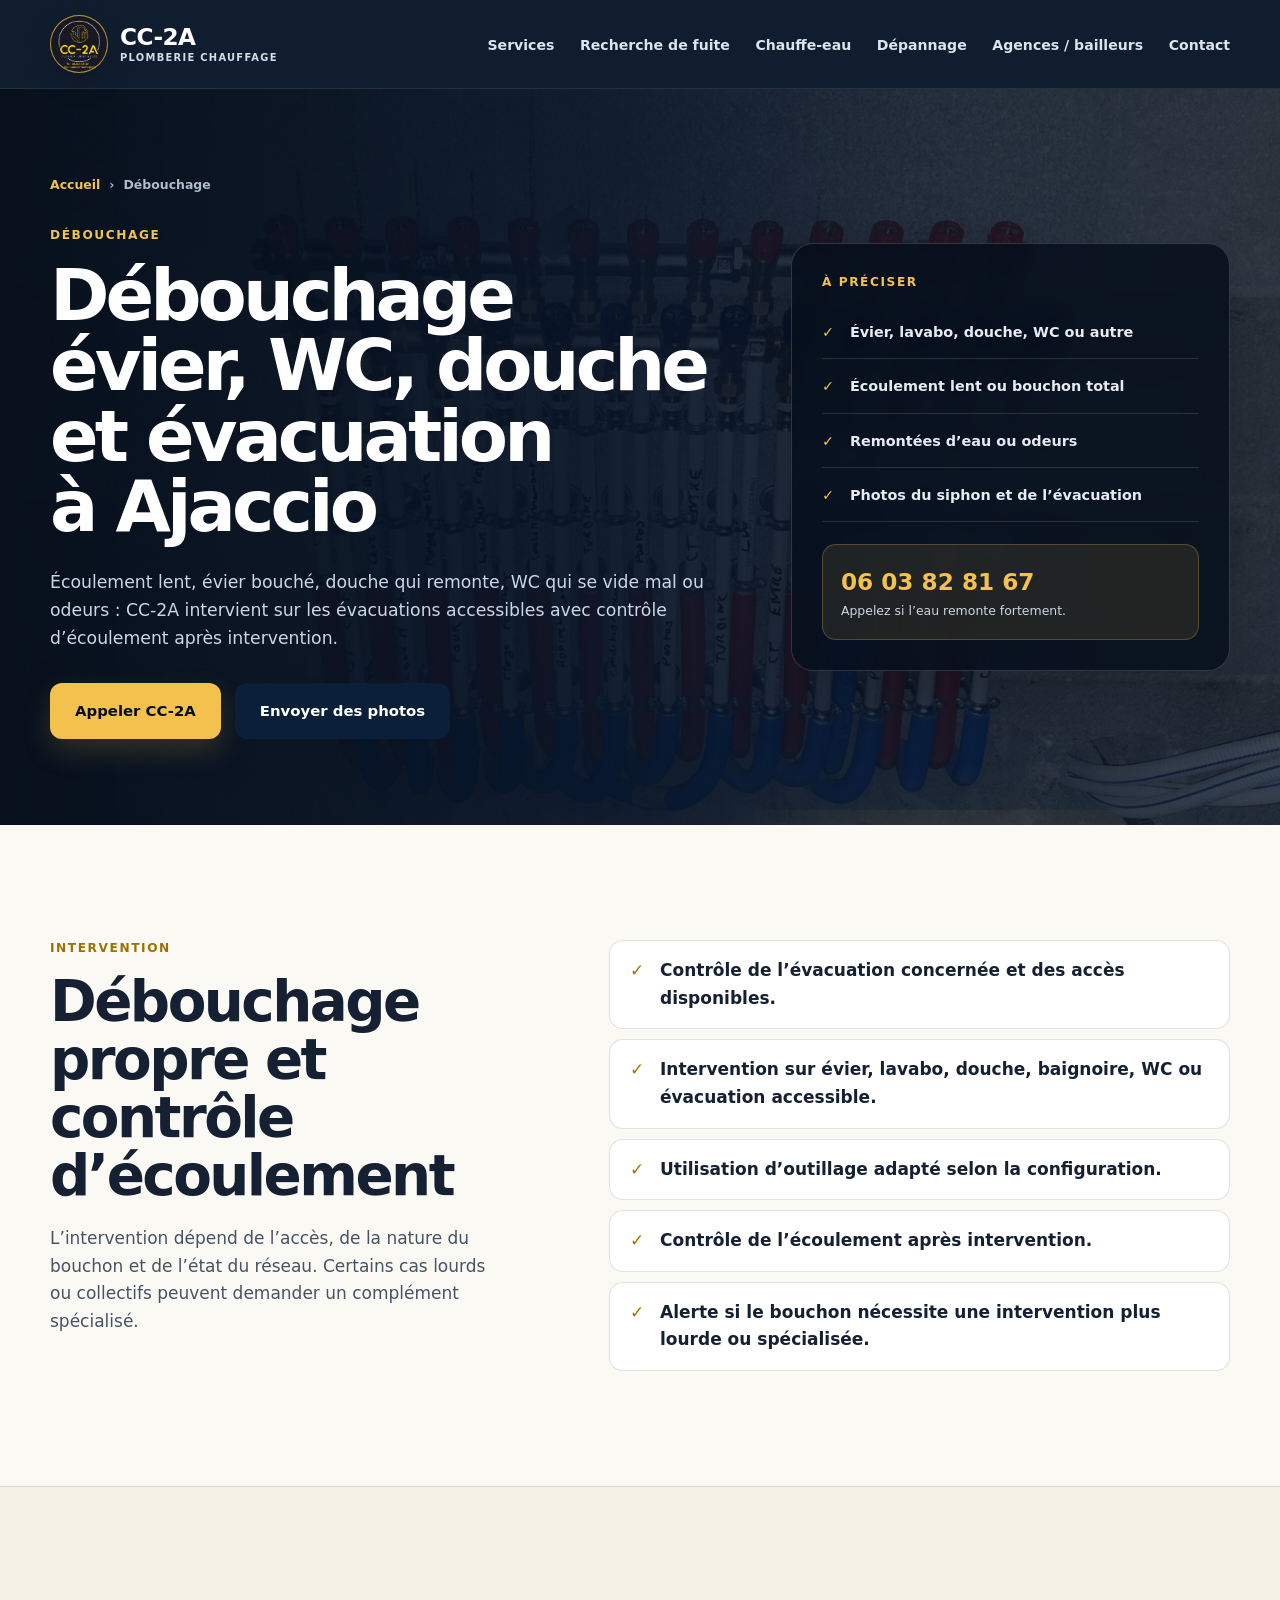
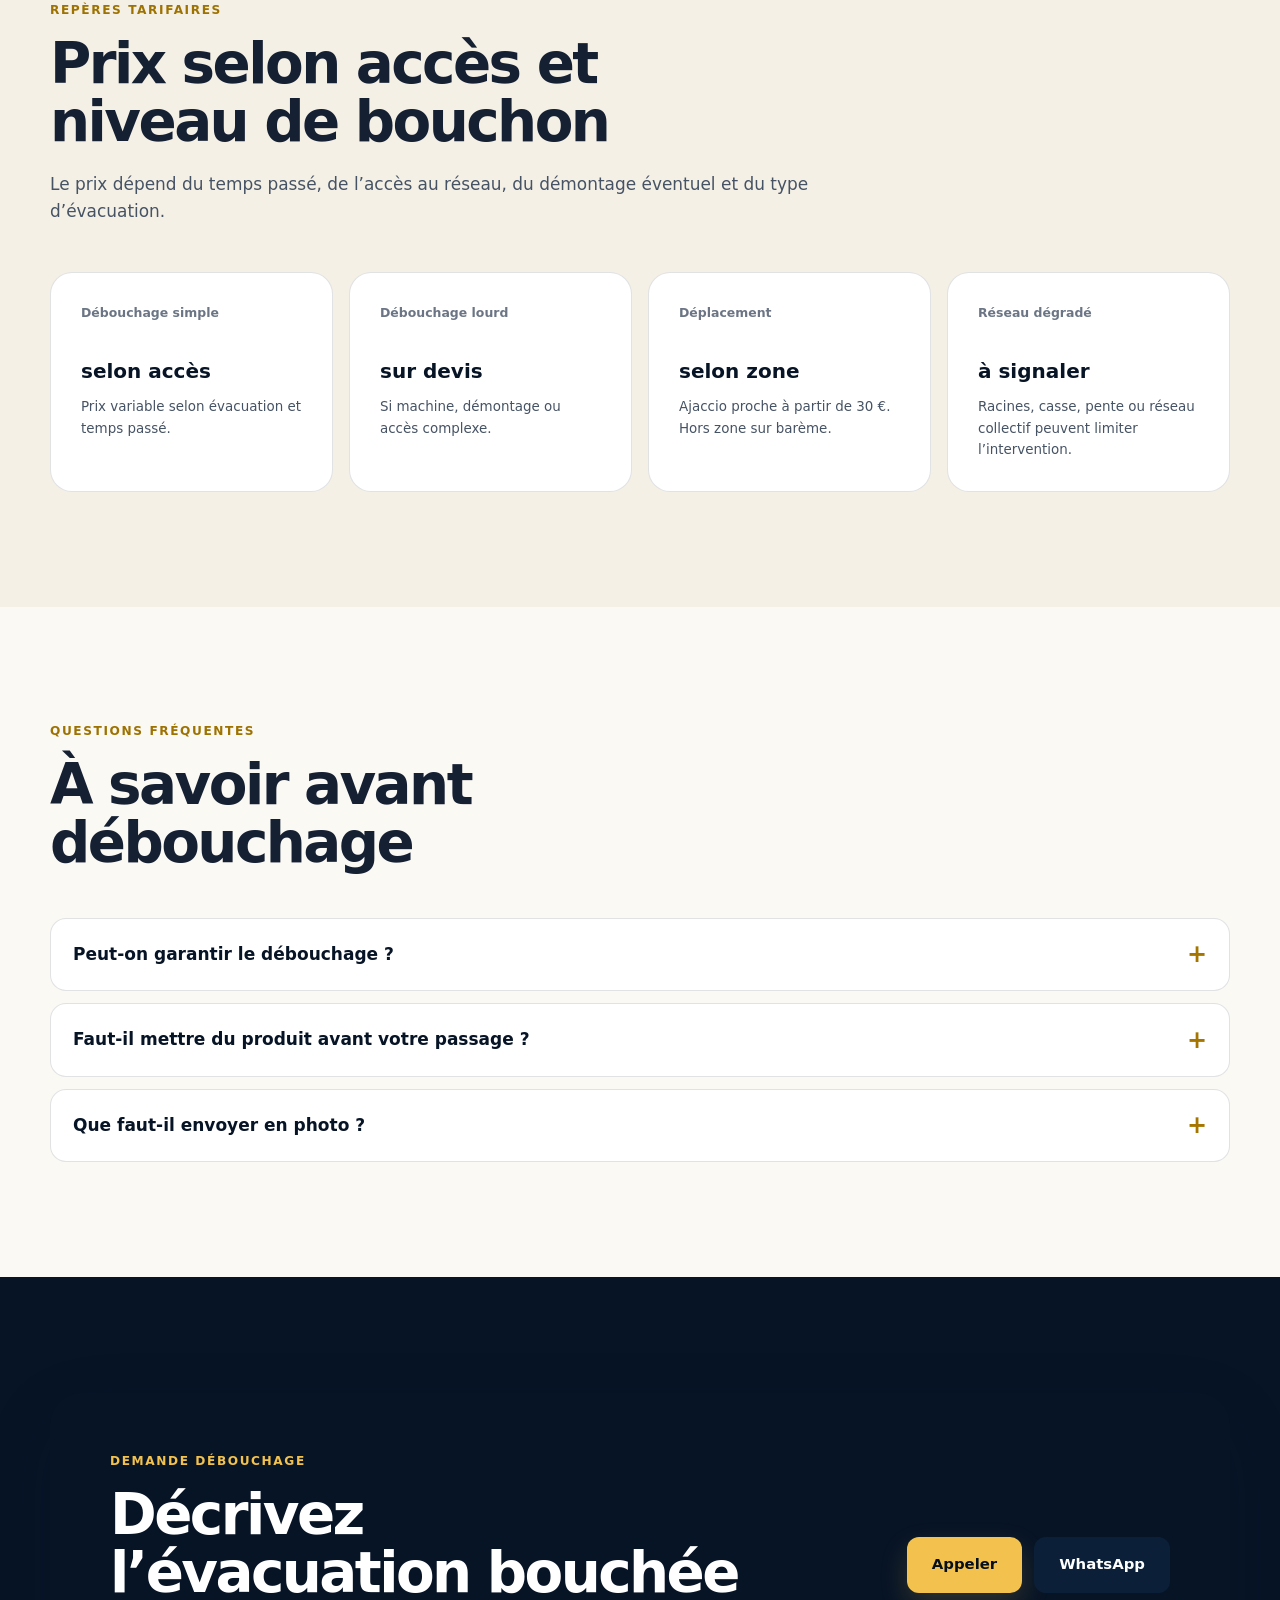
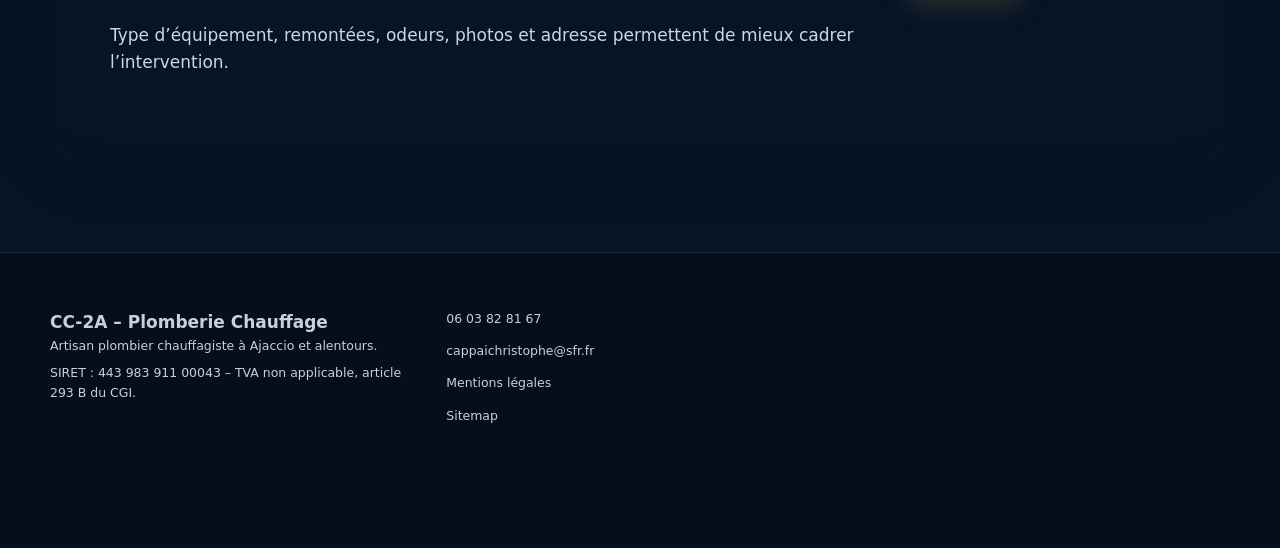
<file: debouchage-ajaccio.html>
<!DOCTYPE html>
<html lang="fr">
<head>
  <meta charset="utf-8">
  <meta name="viewport" content="width=device-width,initial-scale=1,viewport-fit=cover">
  <title>Débouchage canalisation à Ajaccio | Évier, WC, douche, évacuation</title>
  <meta name="description" content="Débouchage à Ajaccio : évier, lavabo, douche, baignoire, WC et évacuation accessible. Diagnostic, intervention propre et contrôle d’écoulement.">
  <meta name="theme-color" content="#0b1020">
  <meta property="og:title" content="Débouchage canalisation à Ajaccio | CC-2A">
  <meta property="og:description" content="Débouchage évier, WC, douche, lavabo et évacuation accessible à Ajaccio.">
  <meta property="og:type" content="website">
  <meta property="og:url" content="https://cc-2a.github.io/cc2a-ajaccio/debouchage-ajaccio.html">
  <link rel="canonical" href="https://cc-2a.github.io/cc2a-ajaccio/debouchage-ajaccio.html">
  <link rel="icon" href="assets/logo-cc2a.webp" type="image/webp">
  <link rel="stylesheet" href="style.css?v=20260710">
</head>
<body class="service-page">
<script type="application/ld+json">
{"@context":"https://schema.org","@type":"Service","serviceType":"Débouchage canalisation","provider":{"@type":"Plumber","name":"CC-2A Plomberie Chauffage","telephone":"+33603828167","email":"cappaichristophe@sfr.fr"},"areaServed":["Ajaccio","Mezzavia","Alata","Afa","Porticcio"]}
</script>
<header class="site-header"><div class="container nav"><a class="brand premium-brand" href="index.html" aria-label="Retour à l’accueil CC-2A"><span class="brand-mark">CC</span><span><strong>CC-2A</strong><small>Plomberie Chauffage</small></span></a><button class="menu-toggle" type="button" aria-label="Ouvrir le menu" aria-expanded="false"><span aria-hidden="true"></span></button><nav class="main-nav" aria-label="Navigation principale"><a href="index.html#services">Services</a><a href="recherche-fuite-ajaccio.html">Recherche de fuite</a><a href="remplacement-chauffe-eau-ajaccio.html">Chauffe-eau</a><a href="depannage-plomberie-ajaccio.html">Dépannage</a><a href="agences-bailleurs-conciergeries.html">Agences / bailleurs</a><a href="index.html#contact">Contact</a></nav></div></header>
<main>
  <section class="page-hero"><div class="container hero-grid"><div><nav class="breadcrumbs" aria-label="Fil d’Ariane"><a href="index.html">Accueil</a><span>›</span><span>Débouchage</span></nav><p class="eyebrow">Débouchage</p><h1>Débouchage évier, WC, douche et évacuation à Ajaccio</h1><p class="lead">Écoulement lent, évier bouché, douche qui remonte, WC qui se vide mal ou odeurs : CC-2A intervient sur les évacuations accessibles avec contrôle d’écoulement après intervention.</p><div class="hero-actions"><a class="btn btn-primary" href="tel:+33603828167">Appeler CC-2A</a><a class="btn btn-secondary" href="https://wa.me/33603828167?text=Bonjour%20CC-2A%2C%20j%E2%80%99ai%20besoin%20d%E2%80%99un%20d%C3%A9bouchage.%20Voici%20le%20type%20d%E2%80%99%C3%A9vacuation%20concern%C3%A9e%20%3A%20">Envoyer des photos</a></div></div><aside class="hero-side-card premium-side-card"><p class="section-label">À préciser</p><ul class="value-list"><li>Évier, lavabo, douche, WC ou autre</li><li>Écoulement lent ou bouchon total</li><li>Remontées d’eau ou odeurs</li><li>Photos du siphon et de l’évacuation</li></ul><div class="quick-contact"><strong>06&nbsp;03&nbsp;82&nbsp;81&nbsp;67</strong><span>Appelez si l’eau remonte fortement.</span></div></aside></div></section>
  <section class="section premium-services"><div class="container two-cols"><div><p class="section-label">Intervention</p><h2>Débouchage propre et contrôle d’écoulement</h2><p>L’intervention dépend de l’accès, de la nature du bouchon et de l’état du réseau. Certains cas lourds ou collectifs peuvent demander un complément spécialisé.</p></div><ul class="check-list service-checks"><li>Contrôle de l’évacuation concernée et des accès disponibles.</li><li>Intervention sur évier, lavabo, douche, baignoire, WC ou évacuation accessible.</li><li>Utilisation d’outillage adapté selon la configuration.</li><li>Contrôle de l’écoulement après intervention.</li><li>Alerte si le bouchon nécessite une intervention plus lourde ou spécialisée.</li></ul></div></section>
  <section class="section pricing-strip"><div class="container"><div class="section-head"><p class="section-label">Repères tarifaires</p><h2>Prix selon accès et niveau de bouchon</h2><p>Le prix dépend du temps passé, de l’accès au réseau, du démontage éventuel et du type d’évacuation.</p></div><div class="price-grid"><article class="price-card"><span>Débouchage simple</span><strong>selon accès</strong><p>Prix variable selon évacuation et temps passé.</p></article><article class="price-card"><span>Débouchage lourd</span><strong>sur devis</strong><p>Si machine, démontage ou accès complexe.</p></article><article class="price-card"><span>Déplacement</span><strong>selon zone</strong><p>Ajaccio proche à partir de 30 €. Hors zone sur barème.</p></article><article class="price-card"><span>Réseau dégradé</span><strong>à signaler</strong><p>Racines, casse, pente ou réseau collectif peuvent limiter l’intervention.</p></article></div></div></section>
  <section class="section faq-section"><div class="container"><div class="section-head"><p class="section-label">Questions fréquentes</p><h2>À savoir avant débouchage</h2></div><div class="faq-grid"><details><summary>Peut-on garantir le débouchage ?</summary><p>Pas toujours. Si le réseau est cassé, très entartré, mal penté ou collectif, l’intervention peut nécessiter un complément spécialisé.</p></details><details><summary>Faut-il mettre du produit avant votre passage ?</summary><p>Évitez les produits agressifs juste avant intervention. Ils peuvent rendre le démontage dangereux et abîmer certains éléments.</p></details><details><summary>Que faut-il envoyer en photo ?</summary><p>Photos du siphon, de l’évacuation, du WC ou de la zone concernée, ainsi qu’une description de ce qui remonte.</p></details></div></div></section>
  <section class="section contact premium-contact"><div class="container cta-band"><div><p class="section-label">Demande débouchage</p><h2>Décrivez l’évacuation bouchée</h2><p>Type d’équipement, remontées, odeurs, photos et adresse permettent de mieux cadrer l’intervention.</p></div><div class="cta-actions"><a class="btn btn-primary" href="tel:+33603828167">Appeler</a><a class="btn btn-secondary" href="https://wa.me/33603828167?text=Bonjour%20CC-2A%2C%20j%E2%80%99ai%20besoin%20d%E2%80%99un%20d%C3%A9bouchage.%20Voici%20le%20type%20d%E2%80%99%C3%A9vacuation%20concern%C3%A9e%20%3A%20">WhatsApp</a></div></div></section>
</main>
<footer class="site-footer premium-footer"><div class="container footer-grid"><div><strong>CC-2A – Plomberie Chauffage</strong><p>Artisan plombier chauffagiste à Ajaccio et alentours.</p><p>SIRET : 443 983 911 00043 – TVA non applicable, article 293 B du CGI.</p></div><div><p><a href="tel:+33603828167">06&nbsp;03&nbsp;82&nbsp;81&nbsp;67</a></p><p><a href="mailto:cappaichristophe@sfr.fr">cappaichristophe@sfr.fr</a></p><p><a href="mentions-legales.html">Mentions légales</a></p><p><a href="sitemap.xml">Sitemap</a></p></div></div></footer><div class="mobile-cta" role="group" aria-label="Contact rapide mobile"><a href="tel:+33603828167">Appeler</a><a href="https://wa.me/33603828167?text=Bonjour%20CC-2A%2C%20j%E2%80%99ai%20besoin%20d%E2%80%99un%20d%C3%A9bouchage.%20Voici%20le%20type%20d%E2%80%99%C3%A9vacuation%20concern%C3%A9e%20%3A%20">WhatsApp</a></div><script src="script.js?v=20260710"></script>
</body>
</html>
</file>
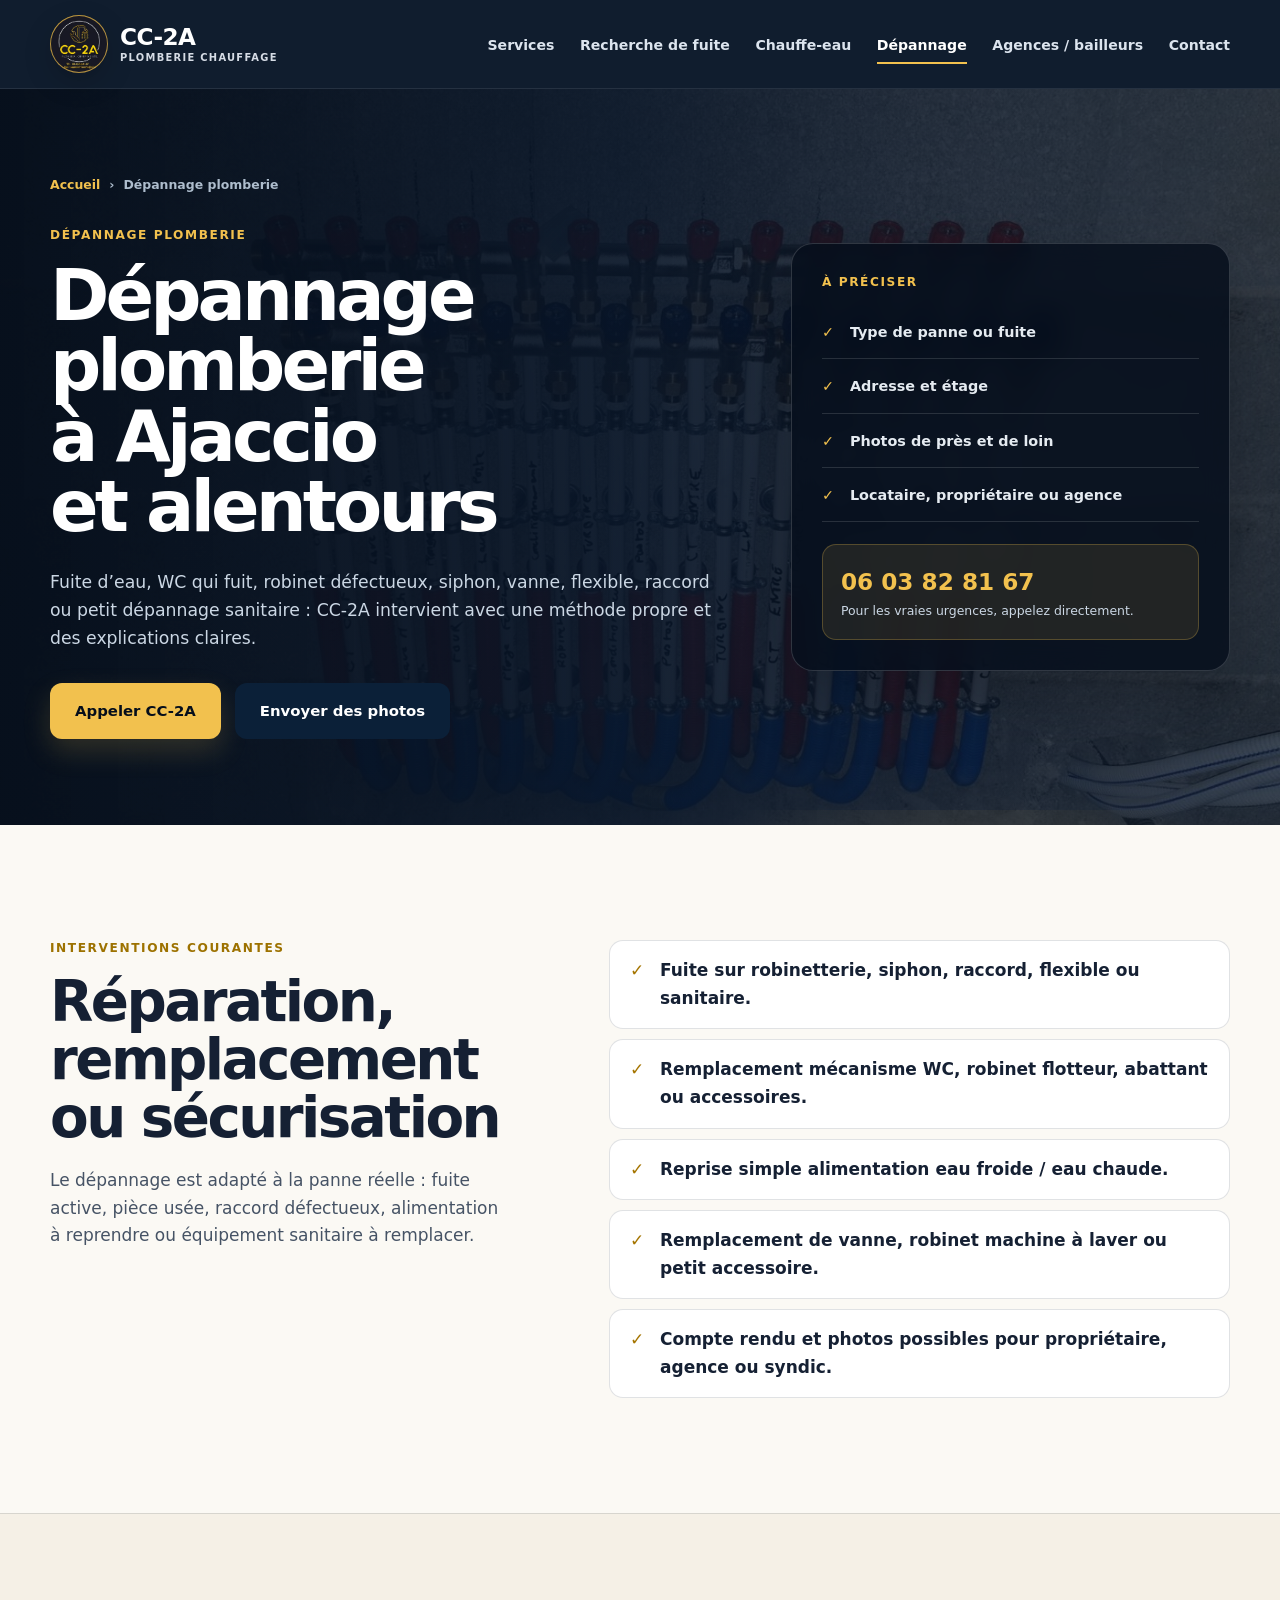
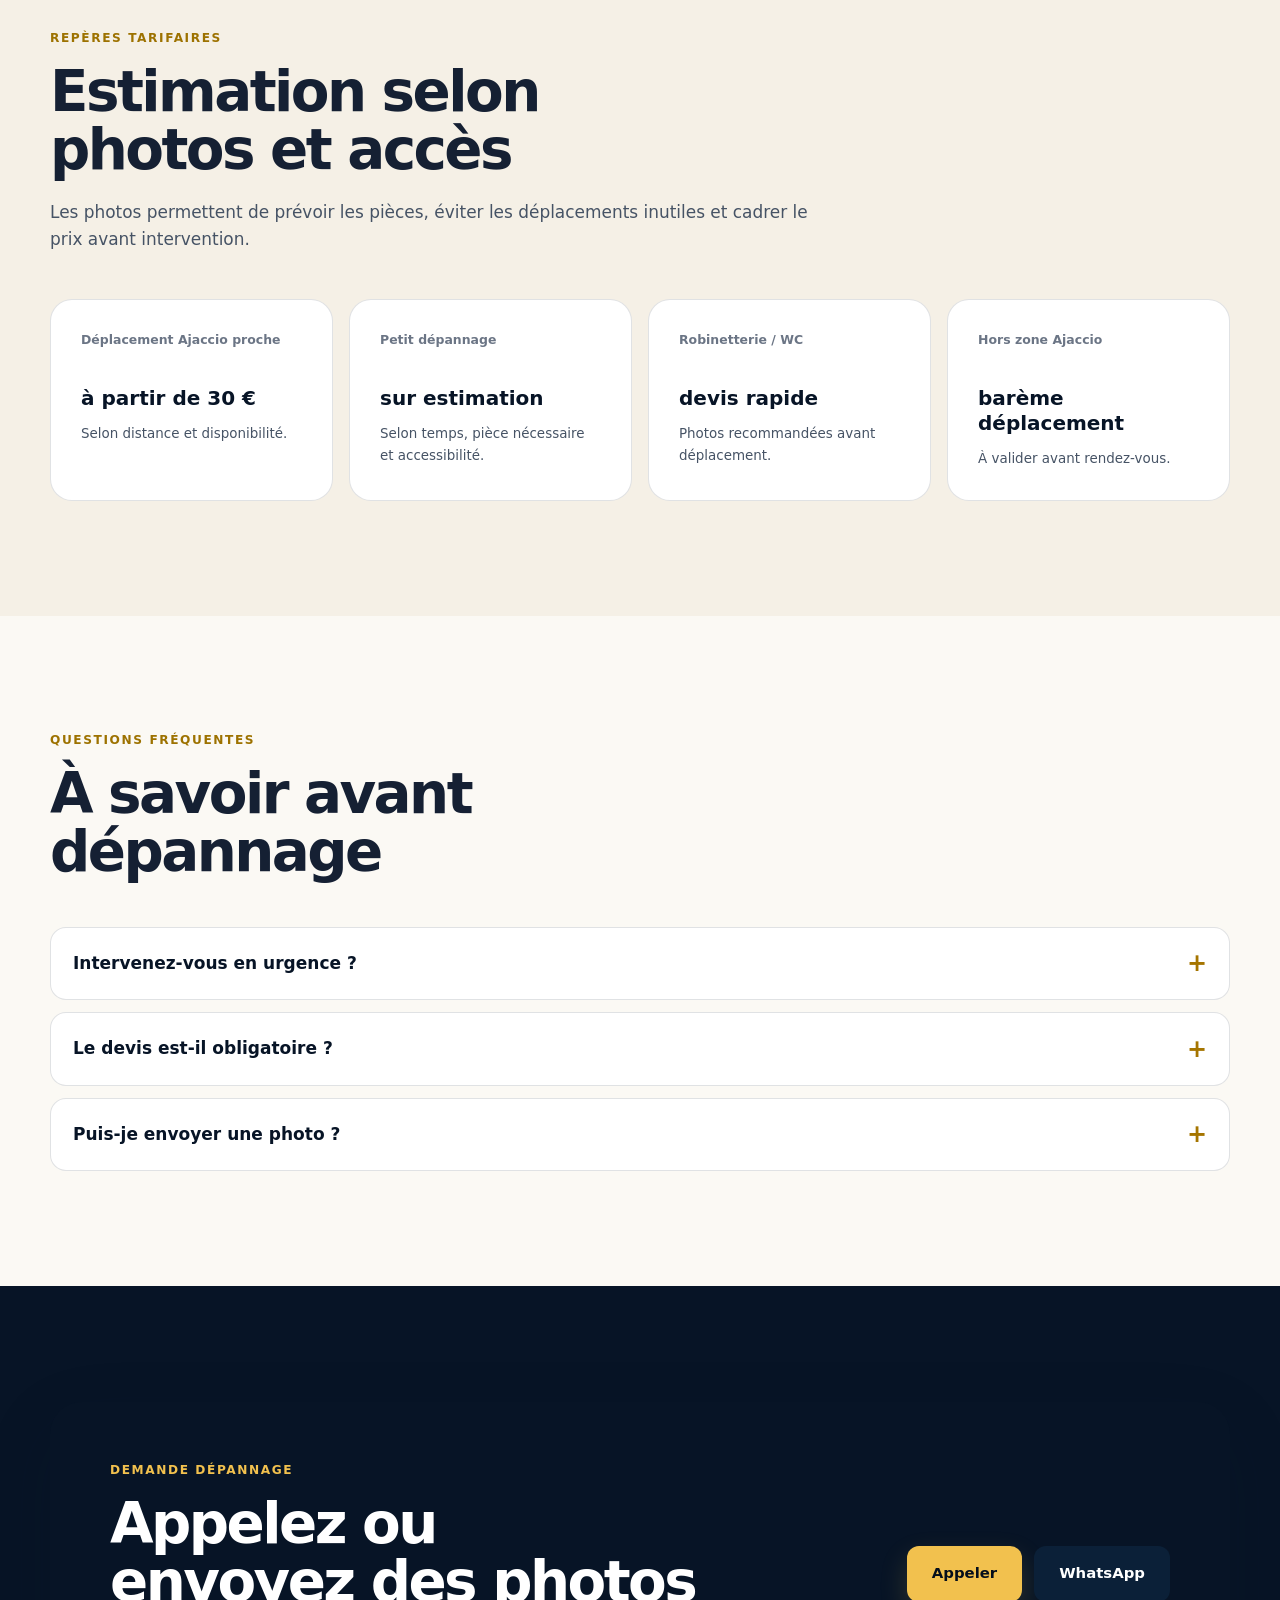
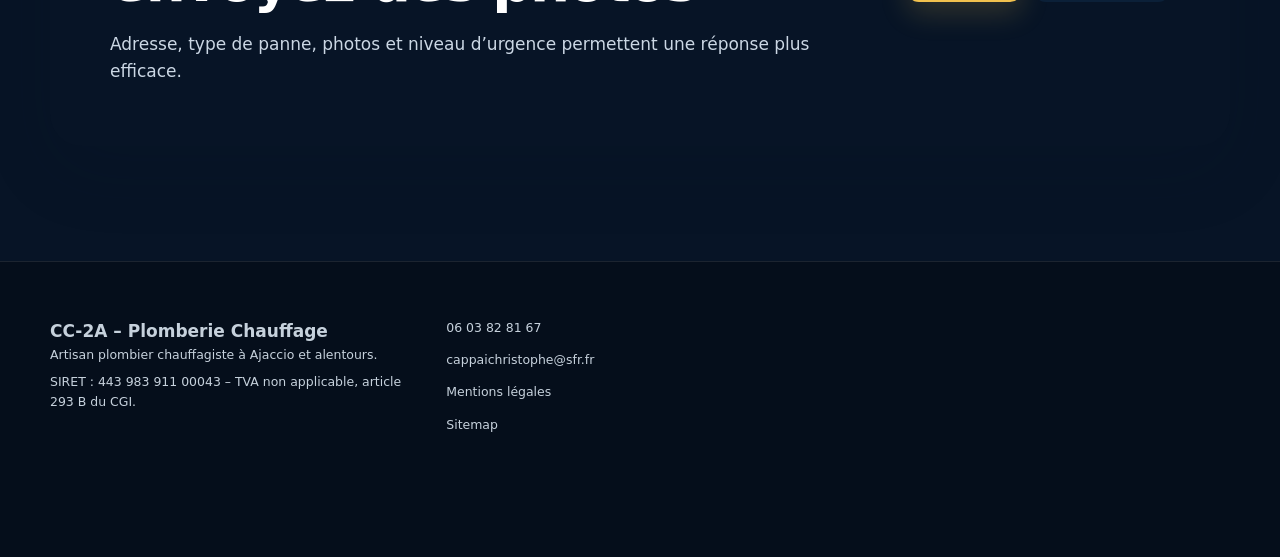
<file: depannage-plomberie-ajaccio.html>
<!DOCTYPE html>
<html lang="fr">
<head>
  <meta charset="utf-8">
  <meta name="viewport" content="width=device-width,initial-scale=1,viewport-fit=cover">
  <title>Dépannage plomberie à Ajaccio | Fuite, WC, robinetterie, sanitaire</title>
  <meta name="description" content="Dépannage plomberie à Ajaccio : fuite d’eau, WC, robinetterie, siphon, alimentation eau froide/eau chaude, vanne, flexible, évacuation et petits travaux sanitaires.">
  <meta name="theme-color" content="#0b1020">
  <meta property="og:title" content="Dépannage plomberie à Ajaccio | CC-2A">
  <meta property="og:description" content="Dépannage plomberie, fuite, WC, robinetterie, siphon, sanitaire et petites réparations à Ajaccio.">
  <meta property="og:type" content="website">
  <meta property="og:url" content="https://cc-2a.github.io/cc2a-ajaccio/depannage-plomberie-ajaccio.html">
  <link rel="canonical" href="https://cc-2a.github.io/cc2a-ajaccio/depannage-plomberie-ajaccio.html">
  <link rel="icon" href="assets/logo-cc2a.webp" type="image/webp">
  <link rel="stylesheet" href="style.css?v=20260710">
</head>
<body class="service-page">
<script type="application/ld+json">
{"@context":"https://schema.org","@type":"Service","serviceType":"Dépannage plomberie","provider":{"@type":"Plumber","name":"CC-2A Plomberie Chauffage","telephone":"+33603828167","email":"cappaichristophe@sfr.fr"},"areaServed":["Ajaccio","Mezzavia","Alata","Afa","Porticcio"]}
</script>
<header class="site-header"><div class="container nav"><a class="brand premium-brand" href="index.html" aria-label="Retour à l’accueil CC-2A"><span class="brand-mark">CC</span><span><strong>CC-2A</strong><small>Plomberie Chauffage</small></span></a><button class="menu-toggle" type="button" aria-label="Ouvrir le menu" aria-expanded="false"><span aria-hidden="true"></span></button><nav class="main-nav" aria-label="Navigation principale"><a href="index.html#services">Services</a><a href="recherche-fuite-ajaccio.html">Recherche de fuite</a><a href="remplacement-chauffe-eau-ajaccio.html">Chauffe-eau</a><a aria-current="page" href="depannage-plomberie-ajaccio.html">Dépannage</a><a href="agences-bailleurs-conciergeries.html">Agences / bailleurs</a><a href="index.html#contact">Contact</a></nav></div></header>
<main>
  <section class="page-hero"><div class="container hero-grid"><div><nav class="breadcrumbs" aria-label="Fil d’Ariane"><a href="index.html">Accueil</a><span>›</span><span>Dépannage plomberie</span></nav><p class="eyebrow">Dépannage plomberie</p><h1>Dépannage plomberie à Ajaccio et alentours</h1><p class="lead">Fuite d’eau, WC qui fuit, robinet défectueux, siphon, vanne, flexible, raccord ou petit dépannage sanitaire : CC-2A intervient avec une méthode propre et des explications claires.</p><div class="hero-actions"><a class="btn btn-primary" href="tel:+33603828167">Appeler CC-2A</a><a class="btn btn-secondary" href="https://wa.me/33603828167?text=Bonjour%20CC-2A%2C%20j%E2%80%99ai%20besoin%20d%E2%80%99un%20d%C3%A9pannage%20plomberie.%20Voici%20le%20probl%C3%A8me%20%3A%20">Envoyer des photos</a></div></div><aside class="hero-side-card premium-side-card"><p class="section-label">À préciser</p><ul class="value-list"><li>Type de panne ou fuite</li><li>Adresse et étage</li><li>Photos de près et de loin</li><li>Locataire, propriétaire ou agence</li></ul><div class="quick-contact"><strong>06&nbsp;03&nbsp;82&nbsp;81&nbsp;67</strong><span>Pour les vraies urgences, appelez directement.</span></div></aside></div></section>
  <section class="section premium-services"><div class="container two-cols"><div><p class="section-label">Interventions courantes</p><h2>Réparation, remplacement ou sécurisation</h2><p>Le dépannage est adapté à la panne réelle : fuite active, pièce usée, raccord défectueux, alimentation à reprendre ou équipement sanitaire à remplacer.</p></div><ul class="check-list service-checks"><li>Fuite sur robinetterie, siphon, raccord, flexible ou sanitaire.</li><li>Remplacement mécanisme WC, robinet flotteur, abattant ou accessoires.</li><li>Reprise simple alimentation eau froide / eau chaude.</li><li>Remplacement de vanne, robinet machine à laver ou petit accessoire.</li><li>Compte rendu et photos possibles pour propriétaire, agence ou syndic.</li></ul></div></section>
  <section class="section pricing-strip"><div class="container"><div class="section-head"><p class="section-label">Repères tarifaires</p><h2>Estimation selon photos et accès</h2><p>Les photos permettent de prévoir les pièces, éviter les déplacements inutiles et cadrer le prix avant intervention.</p></div><div class="price-grid"><article class="price-card"><span>Déplacement Ajaccio proche</span><strong>à partir de 30 €</strong><p>Selon distance et disponibilité.</p></article><article class="price-card"><span>Petit dépannage</span><strong>sur estimation</strong><p>Selon temps, pièce nécessaire et accessibilité.</p></article><article class="price-card"><span>Robinetterie / WC</span><strong>devis rapide</strong><p>Photos recommandées avant déplacement.</p></article><article class="price-card"><span>Hors zone Ajaccio</span><strong>barème déplacement</strong><p>À valider avant rendez-vous.</p></article></div></div></section>
  <section class="section faq-section"><div class="container"><div class="section-head"><p class="section-label">Questions fréquentes</p><h2>À savoir avant dépannage</h2></div><div class="faq-grid"><details><summary>Intervenez-vous en urgence ?</summary><p>Oui selon disponibilité chantier et zone. Un appel est préférable pour les vraies urgences.</p></details><details><summary>Le devis est-il obligatoire ?</summary><p>Pour certains petits dépannages, une estimation peut suffire. Pour des travaux plus importants, un devis clair est établi.</p></details><details><summary>Puis-je envoyer une photo ?</summary><p>Oui, c’est recommandé. Cela évite les déplacements inutiles et permet de prévoir les pièces.</p></details></div></div></section>
  <section class="section contact premium-contact"><div class="container cta-band"><div><p class="section-label">Demande dépannage</p><h2>Appelez ou envoyez des photos</h2><p>Adresse, type de panne, photos et niveau d’urgence permettent une réponse plus efficace.</p></div><div class="cta-actions"><a class="btn btn-primary" href="tel:+33603828167">Appeler</a><a class="btn btn-secondary" href="https://wa.me/33603828167?text=Bonjour%20CC-2A%2C%20j%E2%80%99ai%20besoin%20d%E2%80%99un%20d%C3%A9pannage%20plomberie.%20Voici%20le%20probl%C3%A8me%20%3A%20">WhatsApp</a></div></div></section>
</main>
<footer class="site-footer premium-footer"><div class="container footer-grid"><div><strong>CC-2A – Plomberie Chauffage</strong><p>Artisan plombier chauffagiste à Ajaccio et alentours.</p><p>SIRET : 443 983 911 00043 – TVA non applicable, article 293 B du CGI.</p></div><div><p><a href="tel:+33603828167">06&nbsp;03&nbsp;82&nbsp;81&nbsp;67</a></p><p><a href="mailto:cappaichristophe@sfr.fr">cappaichristophe@sfr.fr</a></p><p><a href="mentions-legales.html">Mentions légales</a></p><p><a href="sitemap.xml">Sitemap</a></p></div></div></footer><div class="mobile-cta" role="group" aria-label="Contact rapide mobile"><a href="tel:+33603828167">Appeler</a><a href="https://wa.me/33603828167?text=Bonjour%20CC-2A%2C%20j%E2%80%99ai%20besoin%20d%E2%80%99un%20d%C3%A9pannage%20plomberie.%20Voici%20le%20probl%C3%A8me%20%3A%20">WhatsApp</a></div><script src="script.js?v=20260710"></script>
</body>
</html>
</file>
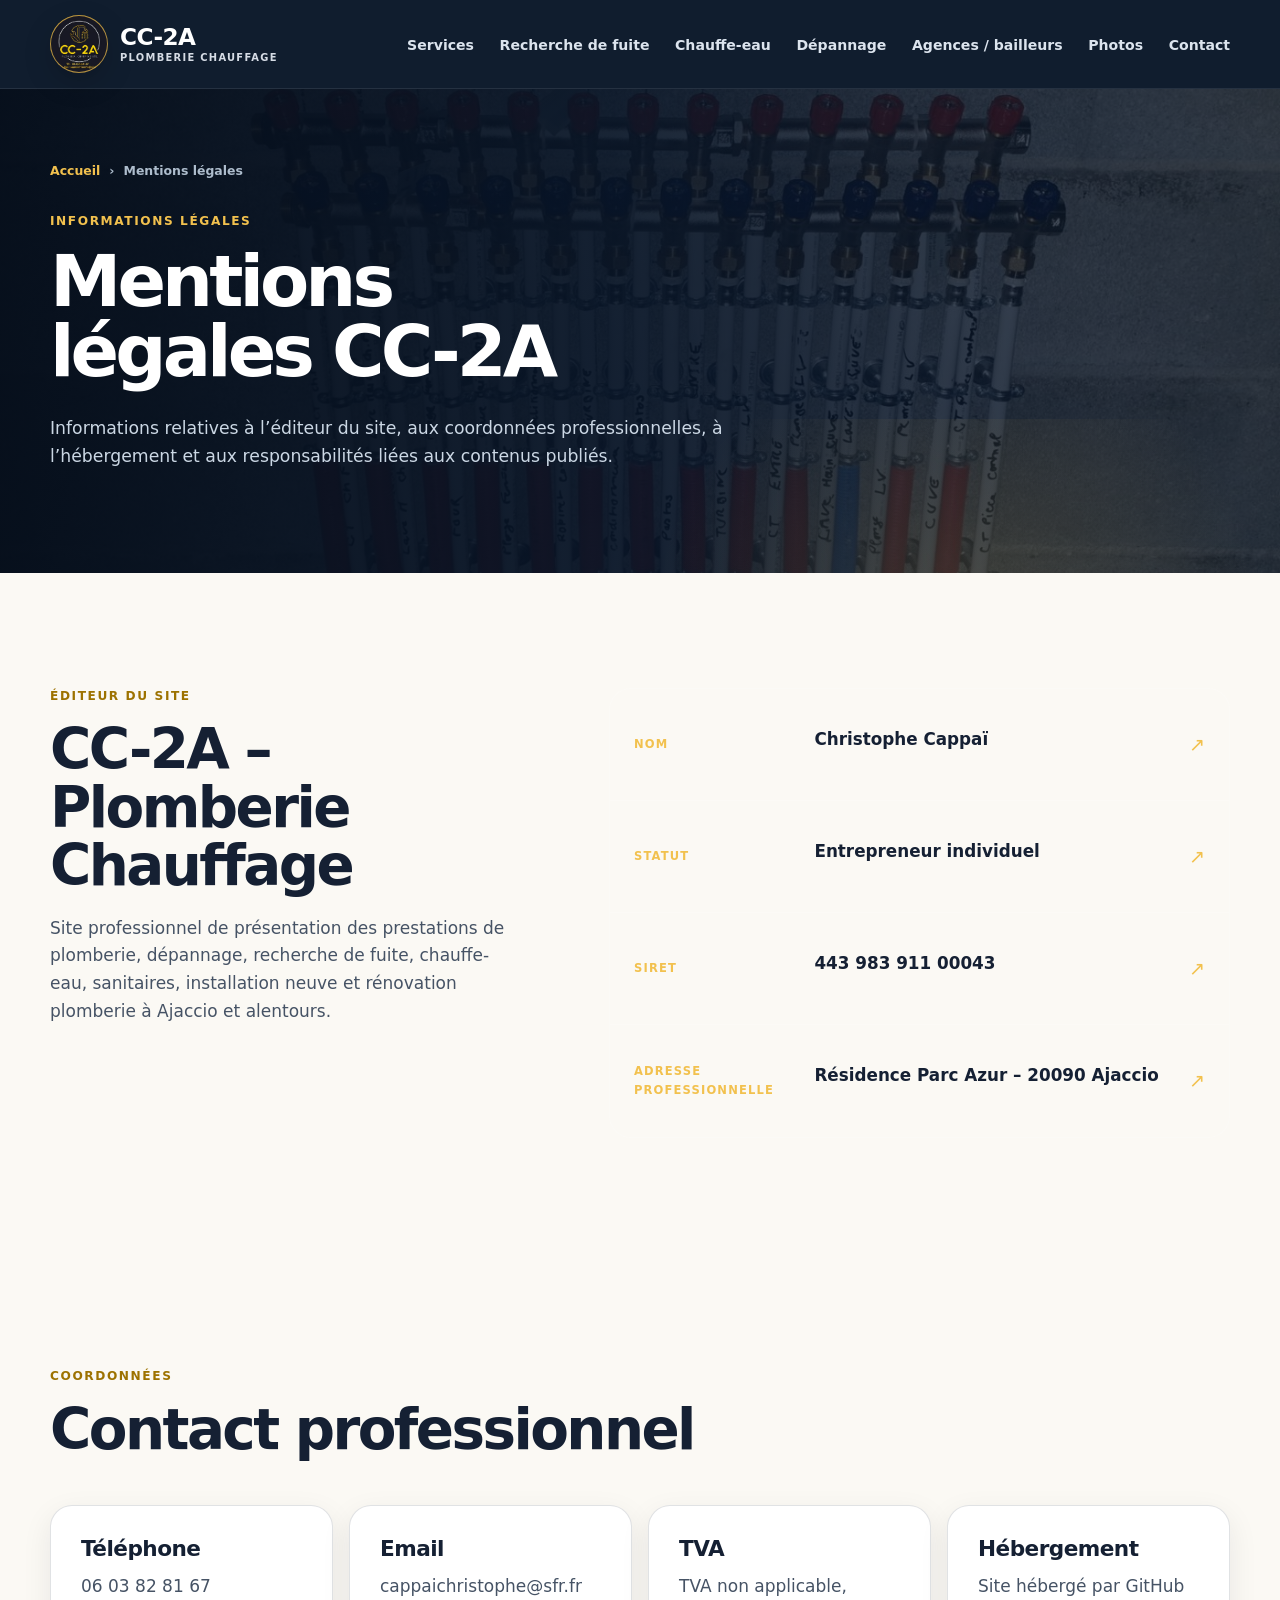
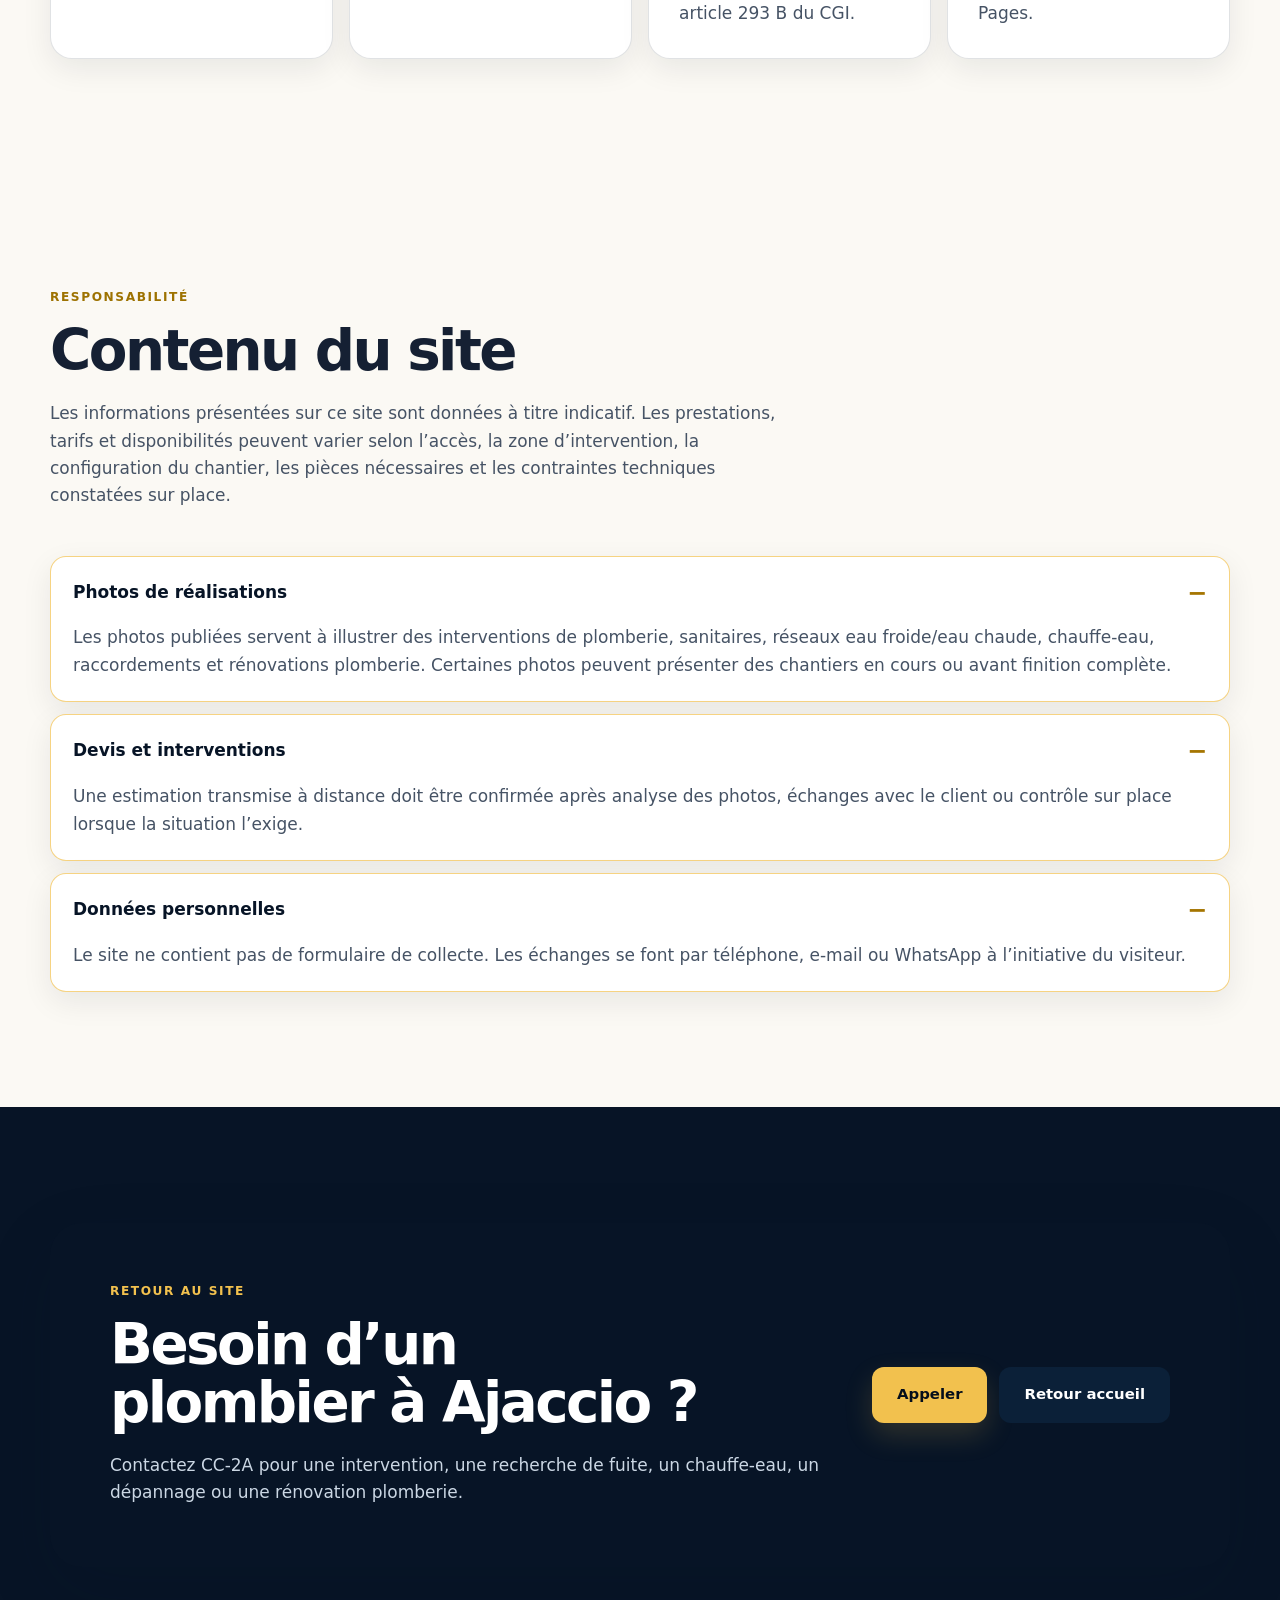
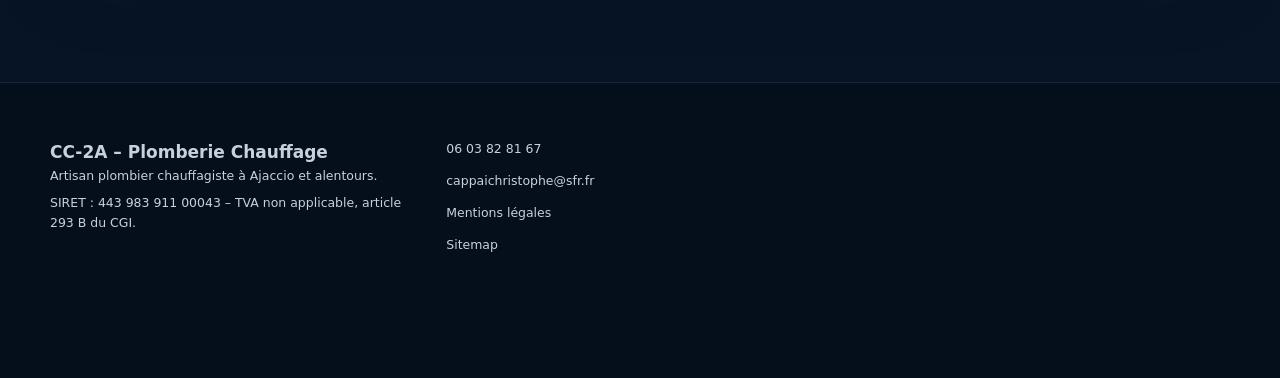
<file: mentions-legales.html>
<!DOCTYPE html>
<html lang="fr">
<head>
  <meta charset="utf-8">
  <meta name="viewport" content="width=device-width,initial-scale=1,viewport-fit=cover">
  <title>Mentions légales | CC-2A Plomberie Chauffage</title>
  <meta name="description" content="Mentions légales du site CC-2A Plomberie Chauffage à Ajaccio : éditeur, coordonnées, SIRET, TVA, hébergement et responsabilité.">
  <meta name="theme-color" content="#0b1020">
  <meta property="og:title" content="Mentions légales | CC-2A">
  <meta property="og:description" content="Informations légales de CC-2A Plomberie Chauffage, artisan plombier chauffagiste à Ajaccio.">
  <meta property="og:type" content="website">
  <meta property="og:url" content="https://cc-2a.github.io/cc2a-ajaccio/mentions-legales.html">
  <link rel="canonical" href="https://cc-2a.github.io/cc2a-ajaccio/mentions-legales.html">
  <link rel="icon" href="assets/logo-cc2a.webp" type="image/webp">
  <link rel="stylesheet" href="style.css?v=20260710">
</head>
<body class="service-page">
<header class="site-header">
  <div class="container nav">
    <a class="brand premium-brand" href="index.html" aria-label="Retour à l’accueil CC-2A"><span class="brand-mark">CC</span><span><strong>CC-2A</strong><small>Plomberie Chauffage</small></span></a>
    <button class="menu-toggle" type="button" aria-label="Ouvrir le menu" aria-expanded="false"><span aria-hidden="true"></span></button>
    <nav class="main-nav" aria-label="Navigation principale"><a href="index.html#services">Services</a><a href="recherche-fuite-ajaccio.html">Recherche de fuite</a><a href="remplacement-chauffe-eau-ajaccio.html">Chauffe-eau</a><a href="depannage-plomberie-ajaccio.html">Dépannage</a><a href="agences-bailleurs-conciergeries.html">Agences / bailleurs</a><a href="index.html#photos">Photos</a><a href="index.html#contact">Contact</a></nav>
  </div>
</header>
<main>
  <section class="page-hero page-hero-compact"><div class="container"><nav class="breadcrumbs" aria-label="Fil d’Ariane"><a href="index.html">Accueil</a><span>›</span><span>Mentions légales</span></nav><p class="eyebrow">Informations légales</p><h1>Mentions légales CC-2A</h1><p class="lead">Informations relatives à l’éditeur du site, aux coordonnées professionnelles, à l’hébergement et aux responsabilités liées aux contenus publiés.</p></div></section>

  <section class="section premium-services"><div class="container two-cols"><div><p class="section-label">Éditeur du site</p><h2>CC-2A – Plomberie Chauffage</h2><p>Site professionnel de présentation des prestations de plomberie, dépannage, recherche de fuite, chauffe-eau, sanitaires, installation neuve et rénovation plomberie à Ajaccio et alentours.</p></div><div class="contact-card"><div class="contact-item"><span>Nom</span><strong>Christophe Cappaï</strong></div><div class="contact-item"><span>Statut</span><strong>Entrepreneur individuel</strong></div><div class="contact-item"><span>SIRET</span><strong>443 983 911 00043</strong></div><div class="contact-item"><span>Adresse professionnelle</span><strong>Résidence Parc Azur – 20090 Ajaccio</strong></div></div></div></section>

  <section class="section faq-section"><div class="container"><div class="section-head"><p class="section-label">Coordonnées</p><h2>Contact professionnel</h2></div><div class="realisation-grid"><article><h3>Téléphone</h3><p><a href="tel:+33603828167">06&nbsp;03&nbsp;82&nbsp;81&nbsp;67</a></p></article><article><h3>Email</h3><p><a href="mailto:cappaichristophe@sfr.fr">cappaichristophe@sfr.fr</a></p></article><article><h3>TVA</h3><p>TVA non applicable, article 293 B du CGI.</p></article><article><h3>Hébergement</h3><p>Site hébergé par GitHub Pages.</p></article></div></div></section>

  <section class="section premium-realisations"><div class="container"><div class="section-head"><p class="section-label">Responsabilité</p><h2>Contenu du site</h2><p>Les informations présentées sur ce site sont données à titre indicatif. Les prestations, tarifs et disponibilités peuvent varier selon l’accès, la zone d’intervention, la configuration du chantier, les pièces nécessaires et les contraintes techniques constatées sur place.</p></div><div class="faq-grid"><details open><summary>Photos de réalisations</summary><p>Les photos publiées servent à illustrer des interventions de plomberie, sanitaires, réseaux eau froide/eau chaude, chauffe-eau, raccordements et rénovations plomberie. Certaines photos peuvent présenter des chantiers en cours ou avant finition complète.</p></details><details open><summary>Devis et interventions</summary><p>Une estimation transmise à distance doit être confirmée après analyse des photos, échanges avec le client ou contrôle sur place lorsque la situation l’exige.</p></details><details open><summary>Données personnelles</summary><p>Le site ne contient pas de formulaire de collecte. Les échanges se font par téléphone, e-mail ou WhatsApp à l’initiative du visiteur.</p></details></div></div></section>

  <section class="section contact premium-contact"><div class="container cta-band"><div><p class="section-label">Retour au site</p><h2>Besoin d’un plombier à Ajaccio ?</h2><p>Contactez CC-2A pour une intervention, une recherche de fuite, un chauffe-eau, un dépannage ou une rénovation plomberie.</p></div><div class="cta-actions"><a class="btn btn-primary" href="tel:+33603828167">Appeler</a><a class="btn btn-secondary" href="index.html">Retour accueil</a></div></div></section>
</main>
<footer class="site-footer premium-footer"><div class="container footer-grid"><div><strong>CC-2A – Plomberie Chauffage</strong><p>Artisan plombier chauffagiste à Ajaccio et alentours.</p><p>SIRET : 443 983 911 00043 – TVA non applicable, article 293 B du CGI.</p></div><div><p><a href="tel:+33603828167">06&nbsp;03&nbsp;82&nbsp;81&nbsp;67</a></p><p><a href="mailto:cappaichristophe@sfr.fr">cappaichristophe@sfr.fr</a></p><p><a href="mentions-legales.html">Mentions légales</a></p><p><a href="sitemap.xml">Sitemap</a></p></div></div></footer>
<div class="mobile-cta" role="group" aria-label="Contact rapide mobile"><a href="tel:+33603828167">Appeler</a><a href="https://wa.me/33603828167?text=Bonjour%20CC-2A%2C%20je%20souhaite%20vous%20contacter%20pour%20une%20intervention%20plomberie%20%C3%A0%20Ajaccio.">WhatsApp</a></div>
<script src="script.js?v=20260710"></script>
</body>
</html>
</file>
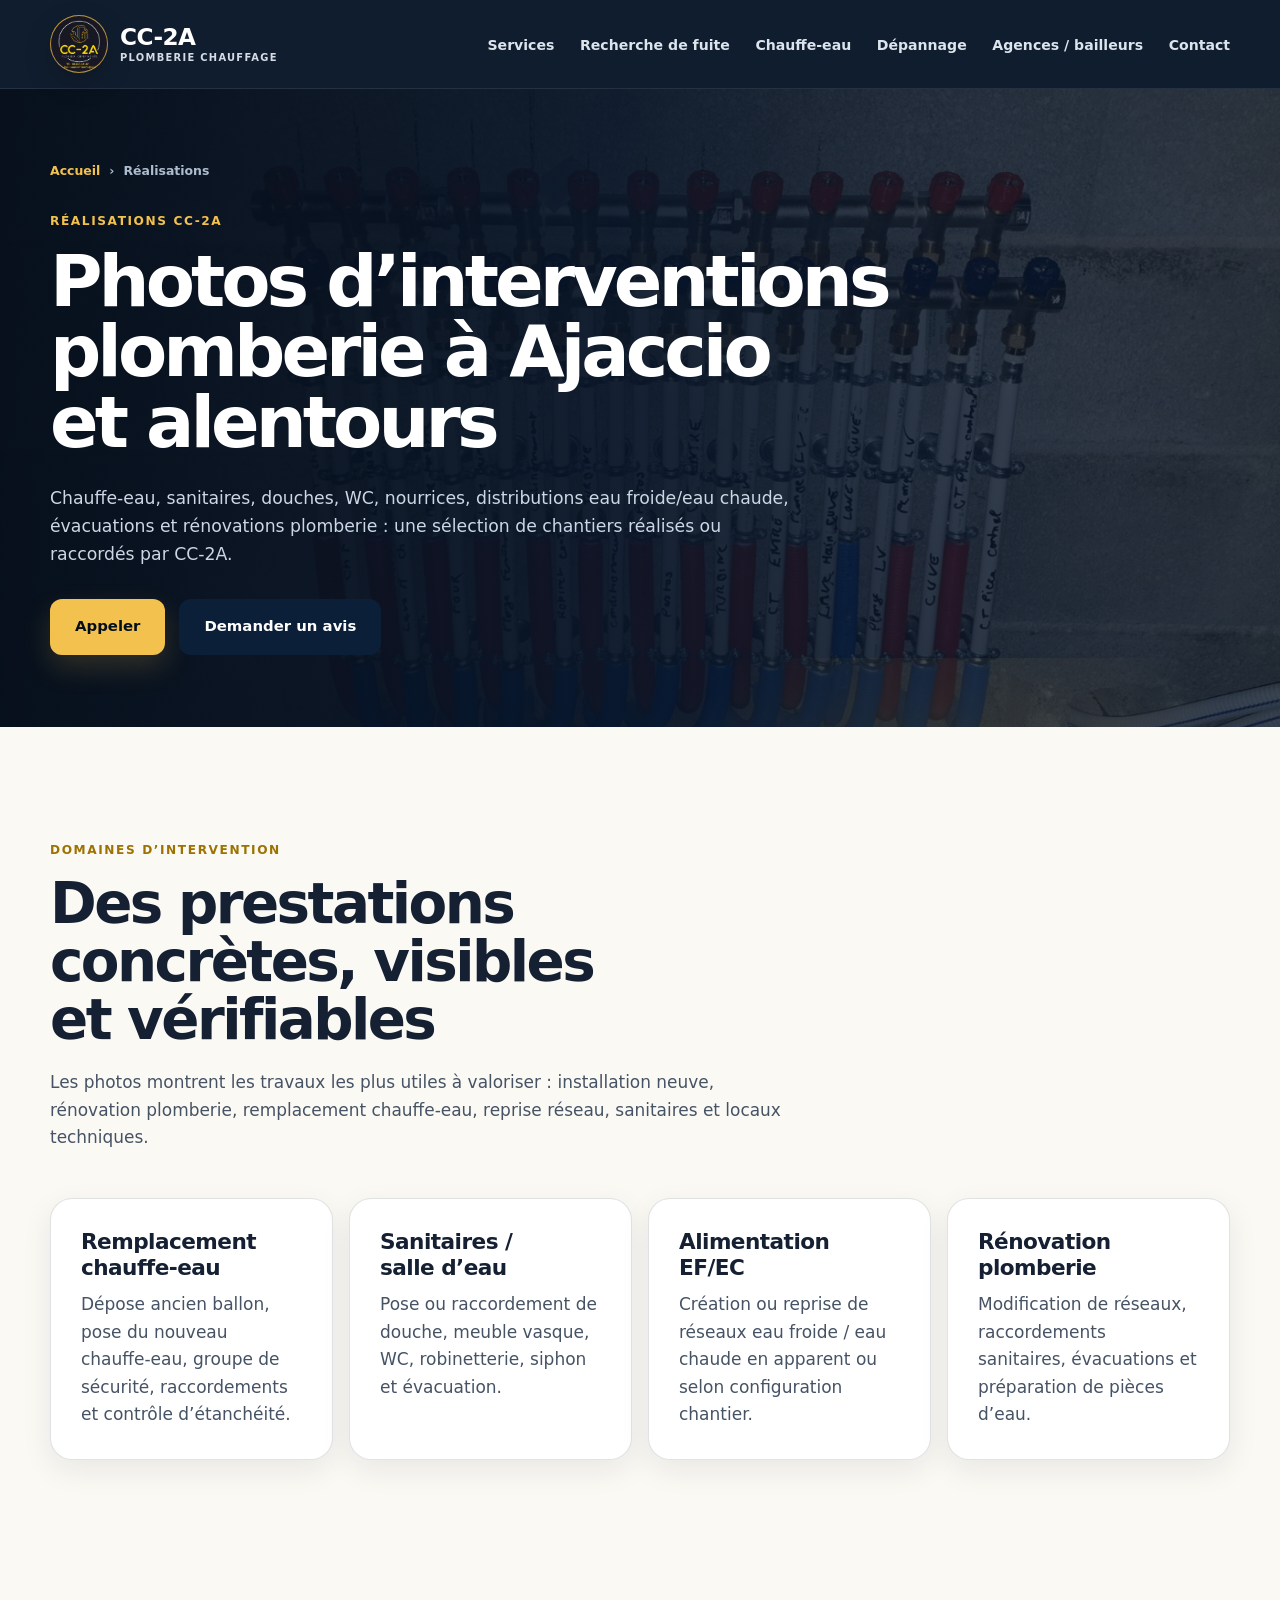
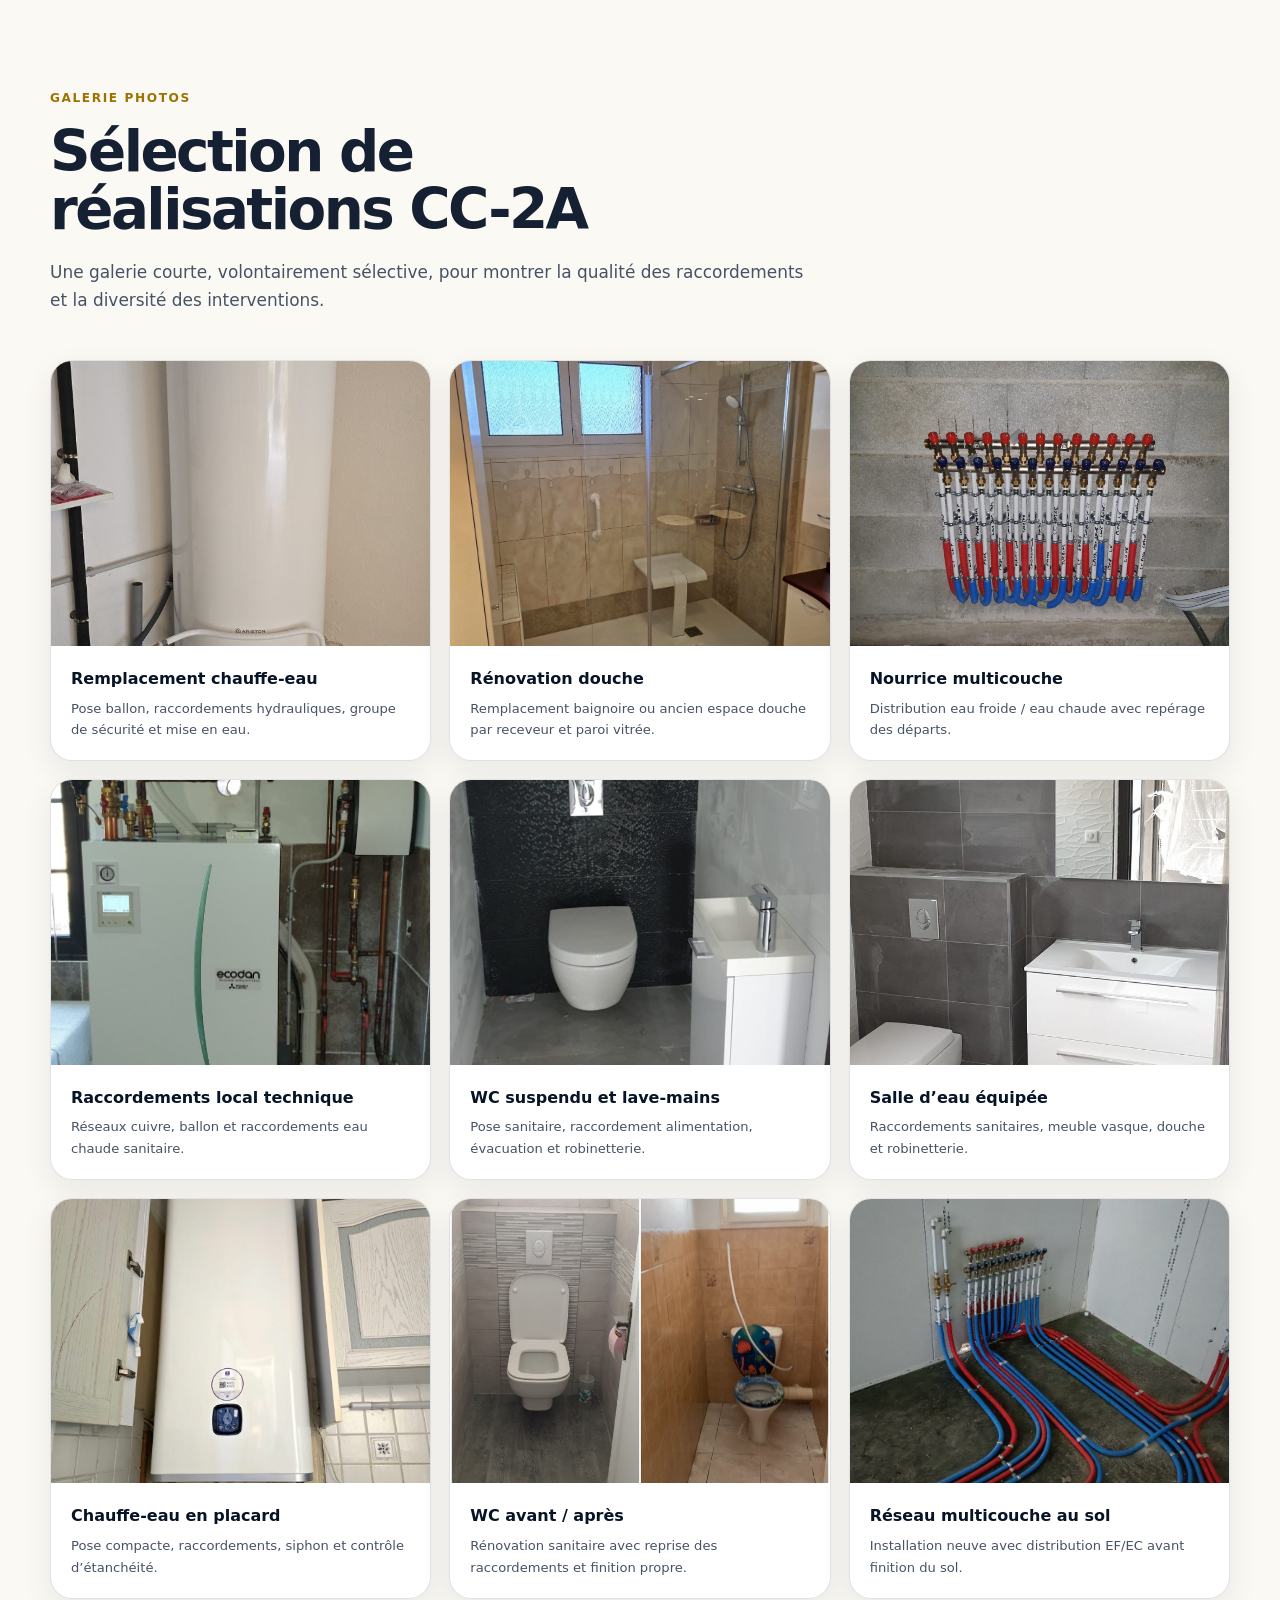
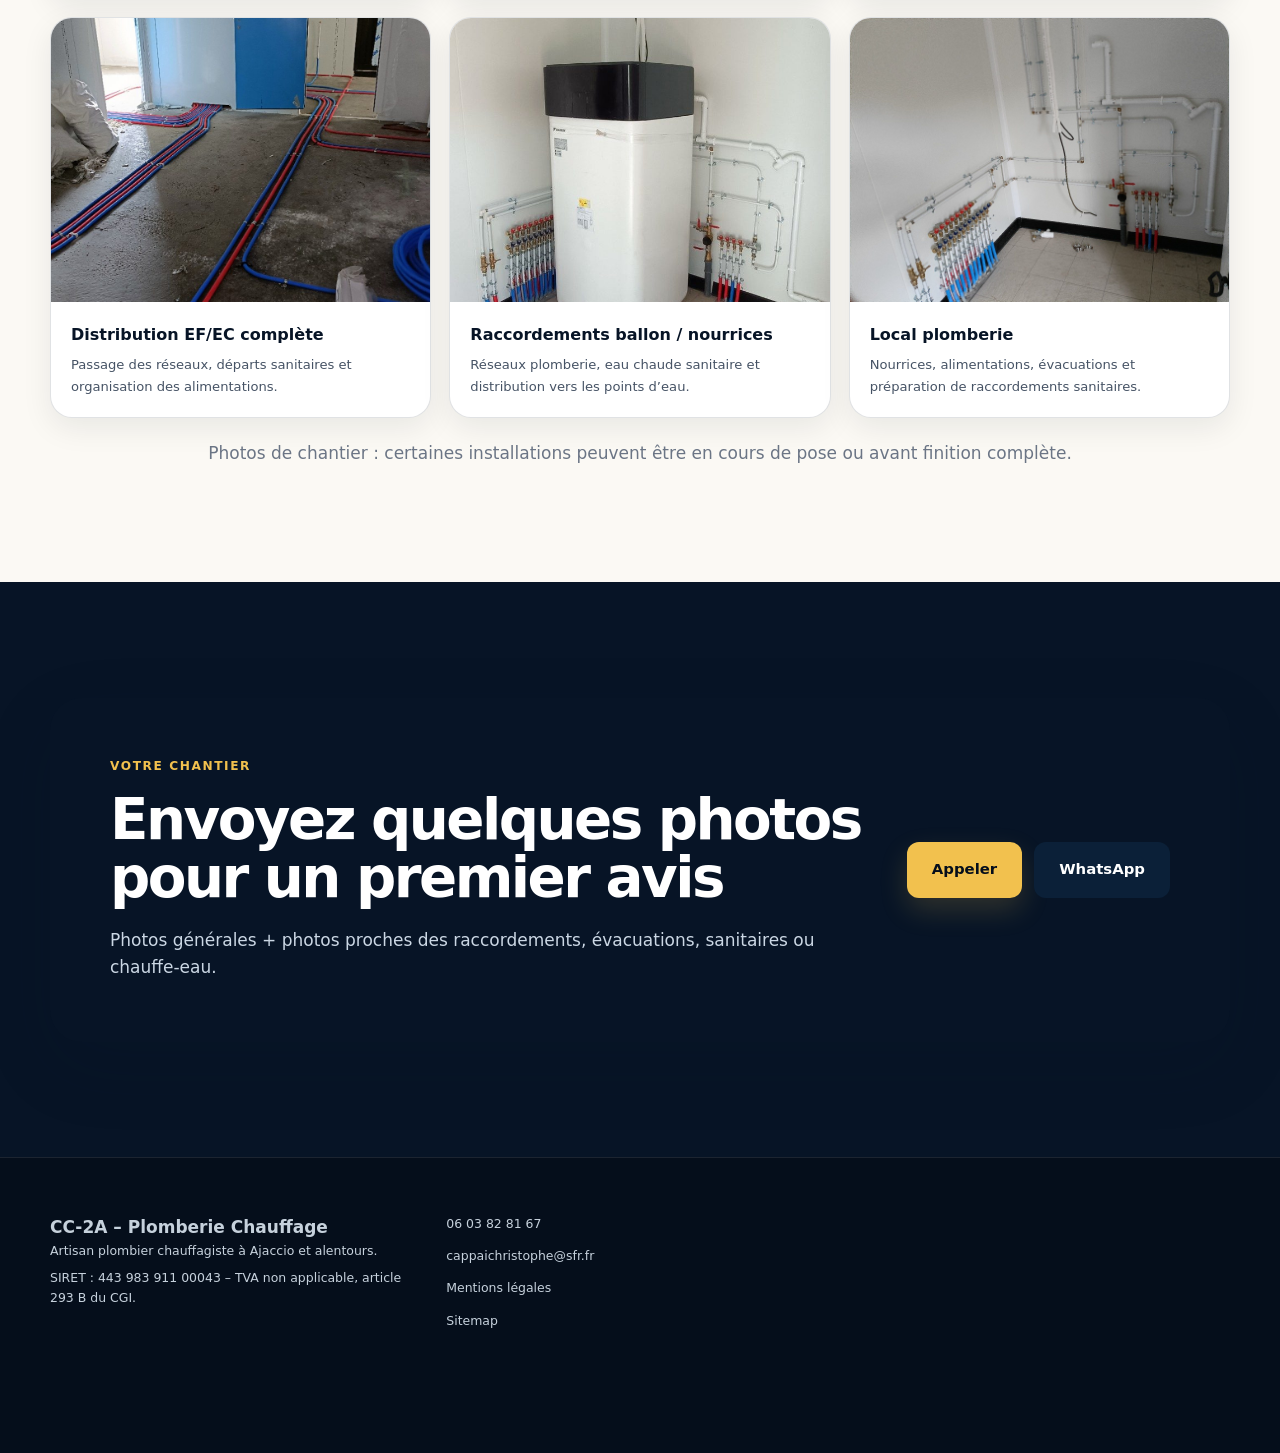
<file: realisations.html>
<!DOCTYPE html>
<html lang="fr">
<head>
  <meta charset="utf-8">
  <meta name="viewport" content="width=device-width,initial-scale=1,viewport-fit=cover">
  <title>Réalisations plomberie à Ajaccio | CC-2A</title>
  <meta name="description" content="Photos de réalisations CC-2A à Ajaccio : chauffe-eau, salle d’eau, WC, nourrices multicouche, alimentations eau froide/eau chaude, évacuations et rénovation plomberie.">
  <meta name="theme-color" content="#0b1020">
  <meta property="og:title" content="Réalisations plomberie à Ajaccio | CC-2A">
  <meta property="og:description" content="Photos d’interventions plomberie, chauffe-eau, sanitaires, réseaux EF/EC et rénovation à Ajaccio.">
  <meta property="og:type" content="website">
  <meta property="og:url" content="https://cc-2a.github.io/cc2a-ajaccio/realisations.html">
  <link rel="canonical" href="https://cc-2a.github.io/cc2a-ajaccio/realisations.html">
  <link rel="icon" href="assets/logo-cc2a.webp" type="image/webp">
  <link rel="stylesheet" href="style.css?v=20260710">
</head>
<body class="service-page">
<header class="site-header"><div class="container nav"><a class="brand premium-brand" href="index.html" aria-label="Retour à l’accueil CC-2A"><span class="brand-mark">CC</span><span><strong>CC-2A</strong><small>Plomberie Chauffage</small></span></a><button class="menu-toggle" type="button" aria-label="Ouvrir le menu" aria-expanded="false"><span aria-hidden="true"></span></button><nav class="main-nav" aria-label="Navigation principale"><a href="index.html#services">Services</a><a href="recherche-fuite-ajaccio.html">Recherche de fuite</a><a href="remplacement-chauffe-eau-ajaccio.html">Chauffe-eau</a><a href="depannage-plomberie-ajaccio.html">Dépannage</a><a href="agences-bailleurs-conciergeries.html">Agences / bailleurs</a><a href="index.html#contact">Contact</a></nav></div></header>
<main>
  <section class="page-hero page-hero-compact"><div class="container"><nav class="breadcrumbs" aria-label="Fil d’Ariane"><a href="index.html">Accueil</a><span>›</span><span>Réalisations</span></nav><p class="eyebrow">Réalisations CC-2A</p><h1>Photos d’interventions plomberie à Ajaccio et alentours</h1><p class="lead">Chauffe-eau, sanitaires, douches, WC, nourrices, distributions eau froide/eau chaude, évacuations et rénovations plomberie : une sélection de chantiers réalisés ou raccordés par CC-2A.</p><div class="hero-actions"><a class="btn btn-primary" href="tel:+33603828167">Appeler</a><a class="btn btn-secondary" href="https://wa.me/33603828167?text=Bonjour%20CC-2A%2C%20je%20souhaite%20%C3%A9changer%20sur%20un%20chantier%20ou%20une%20intervention%20plomberie%20%C3%A0%20Ajaccio.">Demander un avis</a></div></div></section>

  <section class="section premium-realisations"><div class="container"><div class="section-head"><p class="section-label">Domaines d’intervention</p><h2>Des prestations concrètes, visibles et vérifiables</h2><p>Les photos montrent les travaux les plus utiles à valoriser : installation neuve, rénovation plomberie, remplacement chauffe-eau, reprise réseau, sanitaires et locaux techniques.</p></div><div class="realisation-grid large-grid"><article><h3>Remplacement chauffe-eau</h3><p>Dépose ancien ballon, pose du nouveau chauffe-eau, groupe de sécurité, raccordements et contrôle d’étanchéité.</p></article><article><h3>Sanitaires / salle d’eau</h3><p>Pose ou raccordement de douche, meuble vasque, WC, robinetterie, siphon et évacuation.</p></article><article><h3>Alimentation EF/EC</h3><p>Création ou reprise de réseaux eau froide / eau chaude en apparent ou selon configuration chantier.</p></article><article><h3>Rénovation plomberie</h3><p>Modification de réseaux, raccordements sanitaires, évacuations et préparation de pièces d’eau.</p></article></div></div></section>

  <section class="section work-gallery-section"><div class="container"><div class="section-head"><p class="section-label">Galerie photos</p><h2>Sélection de réalisations CC-2A</h2><p>Une galerie courte, volontairement sélective, pour montrer la qualité des raccordements et la diversité des interventions.</p></div><div class="work-gallery">
    <figure class="work-gallery-card"><img src="01-remplacement-chauffe-eau-ariston.jpg" alt="Remplacement chauffe-eau Ariston à Ajaccio" loading="lazy"><figcaption><strong>Remplacement chauffe-eau</strong><span>Pose ballon, raccordements hydrauliques, groupe de sécurité et mise en eau.</span></figcaption></figure>
    <figure class="work-gallery-card"><img src="02-renovation-douche-beige.jpg" alt="Rénovation douche avec paroi vitrée" loading="lazy"><figcaption><strong>Rénovation douche</strong><span>Remplacement baignoire ou ancien espace douche par receveur et paroi vitrée.</span></figcaption></figure>
    <figure class="work-gallery-card"><img src="03-nourrice-multicouche-complete.jpg" alt="Nourrice multicouche eau froide eau chaude" loading="lazy"><figcaption><strong>Nourrice multicouche</strong><span>Distribution eau froide / eau chaude avec repérage des départs.</span></figcaption></figure>
    <figure class="work-gallery-card"><img src="04-local-technique-chauffage-ecs.jpg" alt="Local technique avec raccordements eau chaude sanitaire" loading="lazy"><figcaption><strong>Raccordements local technique</strong><span>Réseaux cuivre, ballon et raccordements eau chaude sanitaire.</span></figcaption></figure>
    <figure class="work-gallery-card"><img src="05-wc-suspendu-lave-mains.jpg" alt="WC suspendu avec lave-mains" loading="lazy"><figcaption><strong>WC suspendu et lave-mains</strong><span>Pose sanitaire, raccordement alimentation, évacuation et robinetterie.</span></figcaption></figure>
    <figure class="work-gallery-card"><img src="06-salle-eau-grise.jpg" alt="Salle d’eau grise avec douche et meuble vasque" loading="lazy"><figcaption><strong>Salle d’eau équipée</strong><span>Raccordements sanitaires, meuble vasque, douche et robinetterie.</span></figcaption></figure>
    <figure class="work-gallery-card"><img src="07-chauffe-eau-atlantic-placard.jpg" alt="Chauffe-eau Atlantic en placard" loading="lazy"><figcaption><strong>Chauffe-eau en placard</strong><span>Pose compacte, raccordements, siphon et contrôle d’étanchéité.</span></figcaption></figure>
    <figure class="work-gallery-card"><img src="08-wc-avant-apres-renovation.jpg" alt="WC avant après rénovation plomberie" loading="lazy"><figcaption><strong>WC avant / après</strong><span>Rénovation sanitaire avec reprise des raccordements et finition propre.</span></figcaption></figure>
    <figure class="work-gallery-card"><img src="09-reseau-multicouche-au-sol.jpg" alt="Réseau multicouche au sol installation neuve" loading="lazy"><figcaption><strong>Réseau multicouche au sol</strong><span>Installation neuve avec distribution EF/EC avant finition du sol.</span></figcaption></figure>
    <figure class="work-gallery-card"><img src="10-distribution-ef-ec-complete.jpg" alt="Distribution complète eau froide eau chaude" loading="lazy"><figcaption><strong>Distribution EF/EC complète</strong><span>Passage des réseaux, départs sanitaires et organisation des alimentations.</span></figcaption></figure>
    <figure class="work-gallery-card"><img src="11-ballon-thermodynamique-nourrices.jpg" alt="Ballon thermodynamique avec nourrices plomberie" loading="lazy"><figcaption><strong>Raccordements ballon / nourrices</strong><span>Réseaux plomberie, eau chaude sanitaire et distribution vers les points d’eau.</span></figcaption></figure>
    <figure class="work-gallery-card"><img src="12-local-nourrices-evacuations.jpg" alt="Local plomberie nourrices et évacuations" loading="lazy"><figcaption><strong>Local plomberie</strong><span>Nourrices, alimentations, évacuations et préparation de raccordements sanitaires.</span></figcaption></figure>
  </div><p class="gallery-note">Photos de chantier : certaines installations peuvent être en cours de pose ou avant finition complète.</p></div></section>

  <section class="section contact premium-contact"><div class="container cta-band"><div><p class="section-label">Votre chantier</p><h2>Envoyez quelques photos pour un premier avis</h2><p>Photos générales + photos proches des raccordements, évacuations, sanitaires ou chauffe-eau.</p></div><div class="cta-actions"><a class="btn btn-primary" href="tel:+33603828167">Appeler</a><a class="btn btn-secondary" href="https://wa.me/33603828167?text=Bonjour%20CC-2A%2C%20je%20souhaite%20%C3%A9changer%20sur%20un%20chantier%20ou%20une%20intervention%20plomberie%20%C3%A0%20Ajaccio.">WhatsApp</a></div></div></section>
</main>
<footer class="site-footer premium-footer"><div class="container footer-grid"><div><strong>CC-2A – Plomberie Chauffage</strong><p>Artisan plombier chauffagiste à Ajaccio et alentours.</p><p>SIRET : 443 983 911 00043 – TVA non applicable, article 293 B du CGI.</p></div><div><p><a href="tel:+33603828167">06&nbsp;03&nbsp;82&nbsp;81&nbsp;67</a></p><p><a href="mailto:cappaichristophe@sfr.fr">cappaichristophe@sfr.fr</a></p><p><a href="mentions-legales.html">Mentions légales</a></p><p><a href="sitemap.xml">Sitemap</a></p></div></div></footer><div class="mobile-cta" role="group" aria-label="Contact rapide mobile"><a href="tel:+33603828167">Appeler</a><a href="https://wa.me/33603828167?text=Bonjour%20CC-2A%2C%20je%20souhaite%20%C3%A9changer%20sur%20un%20chantier%20ou%20une%20intervention%20plomberie%20%C3%A0%20Ajaccio.">WhatsApp</a></div><script src="script.js?v=20260710"></script>
</body>
</html>
</file>
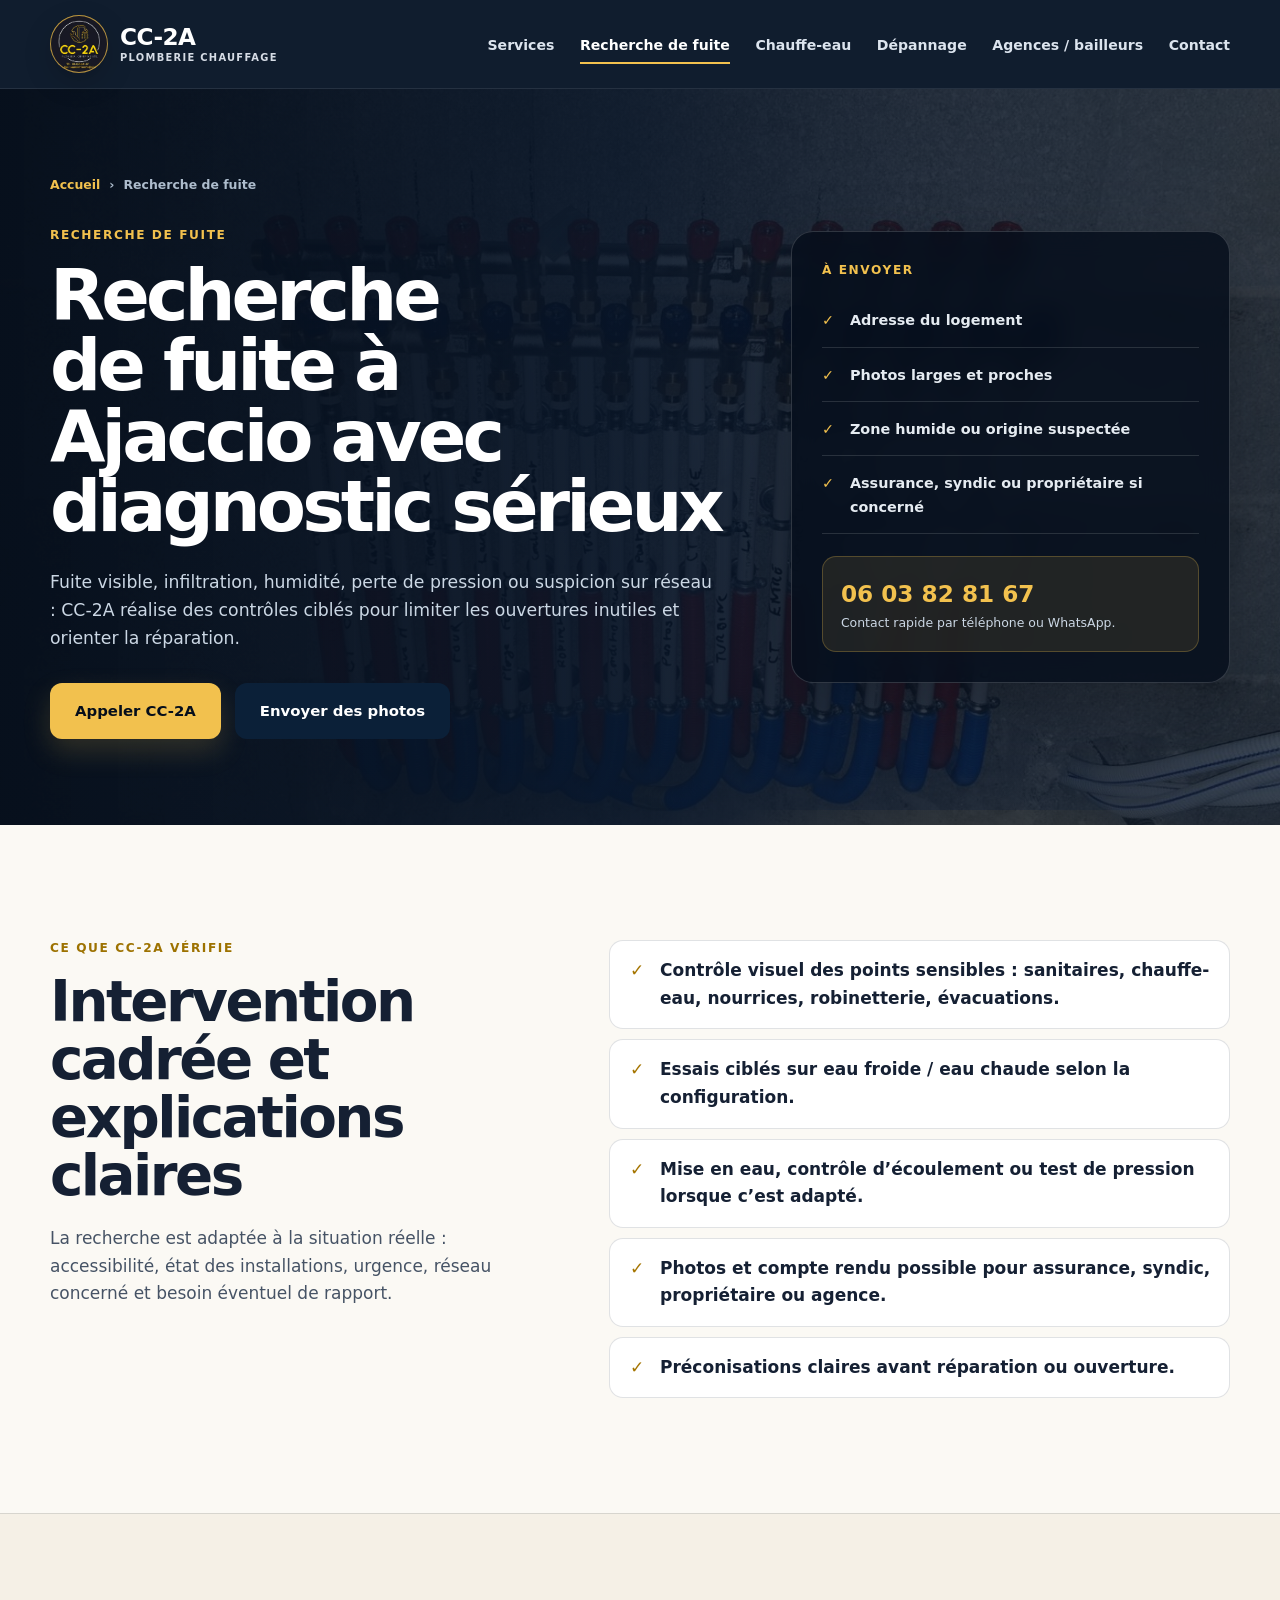
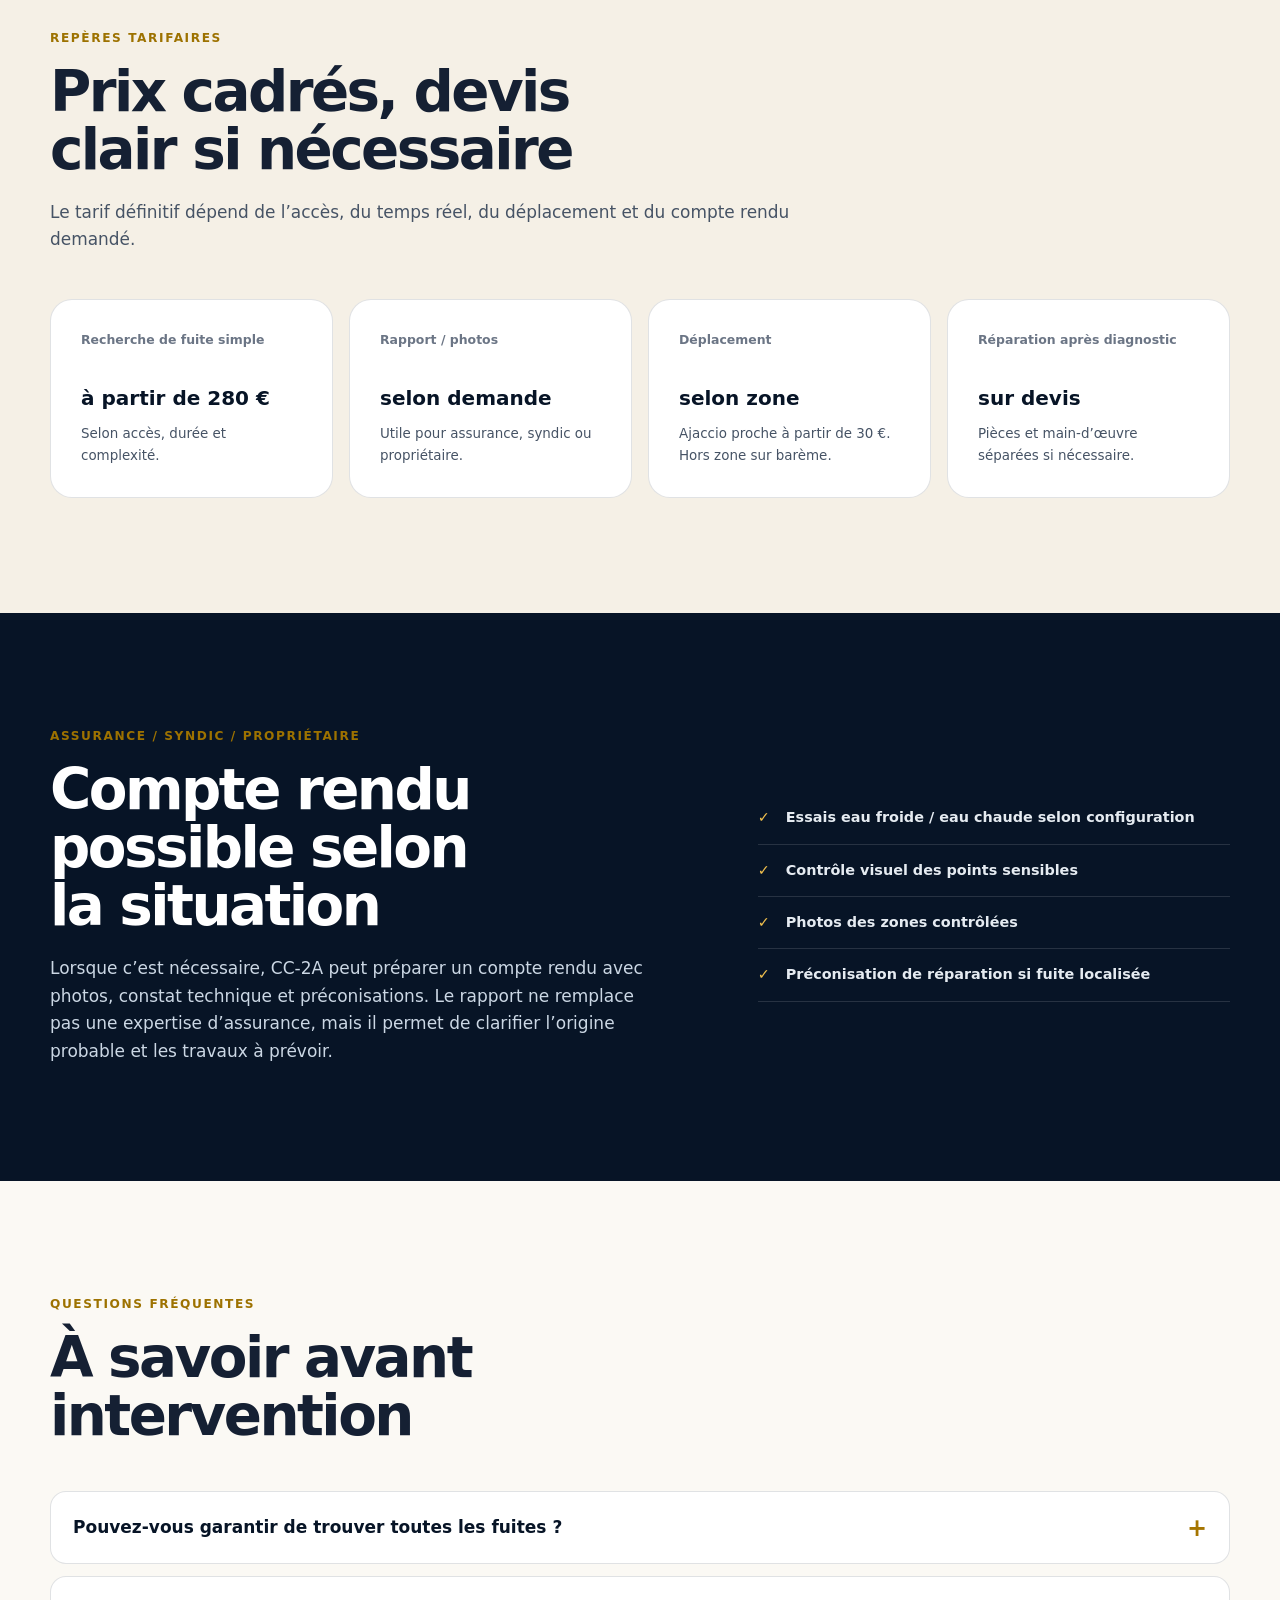
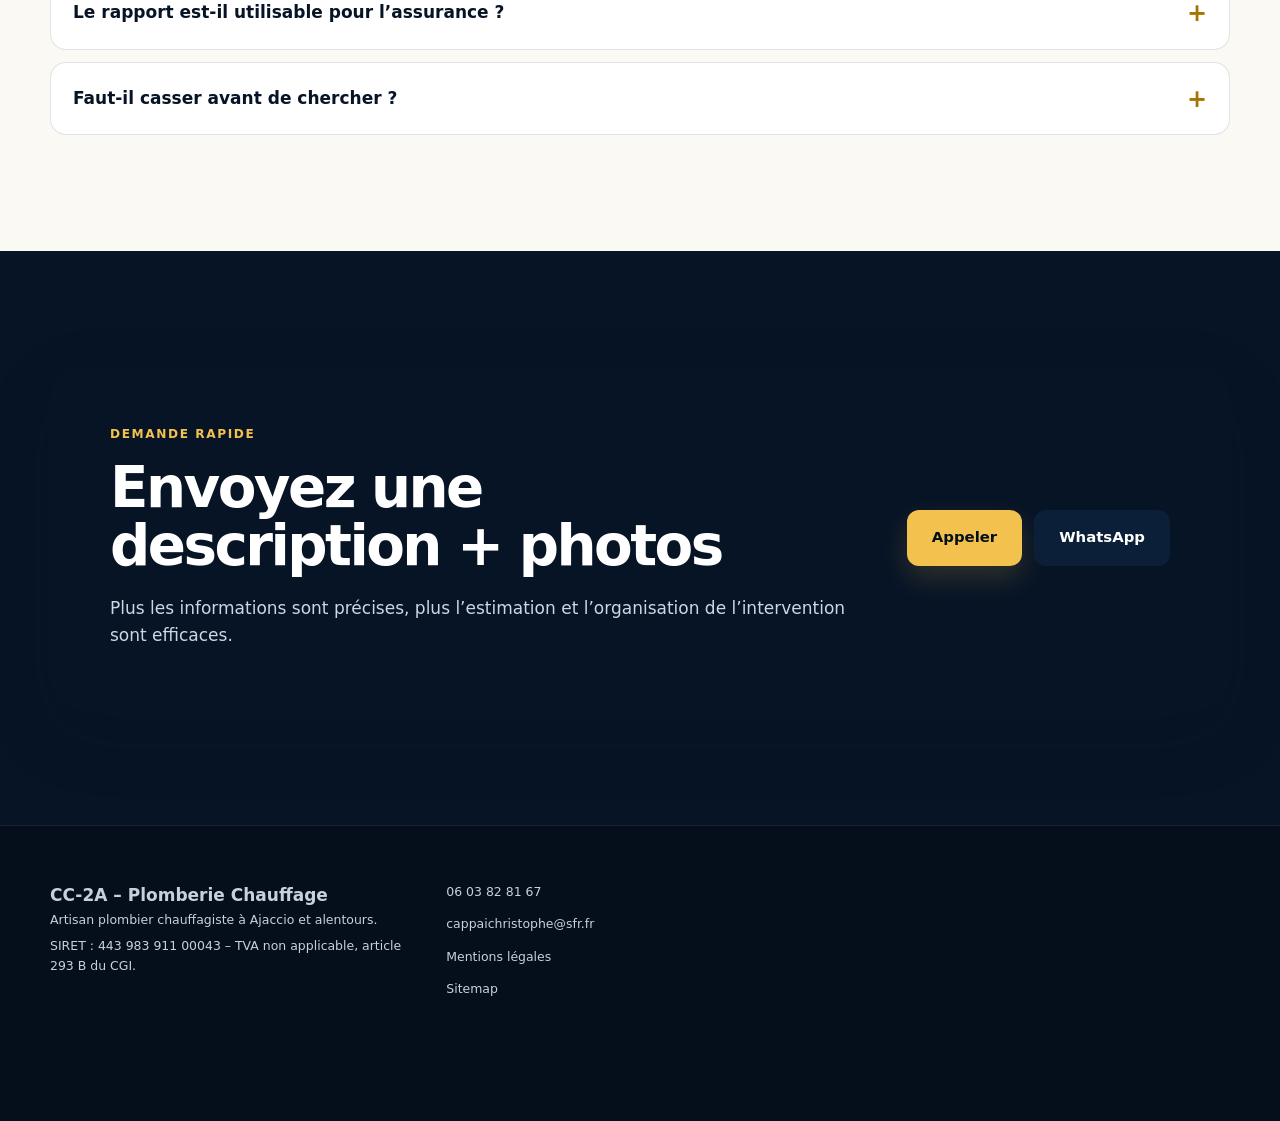
<file: recherche-fuite-ajaccio.html>
<!DOCTYPE html>
<html lang="fr">
<head>
  <meta charset="utf-8">
  <meta name="viewport" content="width=device-width,initial-scale=1,viewport-fit=cover">
  <title>Recherche de fuite à Ajaccio | CC-2A Plomberie Chauffage</title>
  <meta name="description" content="Recherche de fuite à Ajaccio et alentours : essais ciblés, contrôle visuel, photos, rapport possible pour assurance, syndic, propriétaire ou agence.">
  <meta name="theme-color" content="#0b1020">
  <meta property="og:title" content="Recherche de fuite à Ajaccio | CC-2A">
  <meta property="og:description" content="Recherche de fuite à Ajaccio : diagnostic sérieux, essais ciblés, photos et rapport possible.">
  <meta property="og:type" content="website">
  <meta property="og:url" content="https://cc-2a.github.io/cc2a-ajaccio/recherche-fuite-ajaccio.html">
  <link rel="canonical" href="https://cc-2a.github.io/cc2a-ajaccio/recherche-fuite-ajaccio.html">
  <link rel="icon" href="assets/logo-cc2a.webp" type="image/webp">
  <link rel="stylesheet" href="style.css?v=20260710">
</head>
<body class="service-page">
<script type="application/ld+json">
{"@context":"https://schema.org","@type":"Service","serviceType":"Recherche de fuite plomberie","provider":{"@type":"Plumber","name":"CC-2A Plomberie Chauffage","telephone":"+33603828167","email":"cappaichristophe@sfr.fr"},"areaServed":["Ajaccio","Mezzavia","Alata","Afa","Porticcio"]}
</script>
<header class="site-header"><div class="container nav"><a class="brand premium-brand" href="index.html" aria-label="Retour à l’accueil CC-2A"><span class="brand-mark">CC</span><span><strong>CC-2A</strong><small>Plomberie Chauffage</small></span></a><button class="menu-toggle" type="button" aria-label="Ouvrir le menu" aria-expanded="false"><span aria-hidden="true"></span></button><nav class="main-nav" aria-label="Navigation principale"><a href="index.html#services">Services</a><a aria-current="page" href="recherche-fuite-ajaccio.html">Recherche de fuite</a><a href="remplacement-chauffe-eau-ajaccio.html">Chauffe-eau</a><a href="depannage-plomberie-ajaccio.html">Dépannage</a><a href="agences-bailleurs-conciergeries.html">Agences / bailleurs</a><a href="index.html#contact">Contact</a></nav></div></header>
<main>
  <section class="page-hero"><div class="container hero-grid"><div><nav class="breadcrumbs" aria-label="Fil d’Ariane"><a href="index.html">Accueil</a><span>›</span><span>Recherche de fuite</span></nav><p class="eyebrow">Recherche de fuite</p><h1>Recherche de fuite à Ajaccio avec diagnostic sérieux</h1><p class="lead">Fuite visible, infiltration, humidité, perte de pression ou suspicion sur réseau : CC-2A réalise des contrôles ciblés pour limiter les ouvertures inutiles et orienter la réparation.</p><div class="hero-actions"><a class="btn btn-primary" href="tel:+33603828167">Appeler CC-2A</a><a class="btn btn-secondary" href="https://wa.me/33603828167?text=Bonjour%20CC-2A%2C%20j%E2%80%99ai%20une%20suspicion%20de%20fuite%20d%E2%80%99eau.%20Je%20peux%20vous%20envoyer%20des%20photos%20et%20l%E2%80%99adresse%20du%20logement.">Envoyer des photos</a></div></div><aside class="hero-side-card premium-side-card"><p class="section-label">À envoyer</p><ul class="value-list"><li>Adresse du logement</li><li>Photos larges et proches</li><li>Zone humide ou origine suspectée</li><li>Assurance, syndic ou propriétaire si concerné</li></ul><div class="quick-contact"><strong>06&nbsp;03&nbsp;82&nbsp;81&nbsp;67</strong><span>Contact rapide par téléphone ou WhatsApp.</span></div></aside></div></section>
  <section class="section premium-services"><div class="container two-cols"><div><p class="section-label">Ce que CC-2A vérifie</p><h2>Intervention cadrée et explications claires</h2><p>La recherche est adaptée à la situation réelle : accessibilité, état des installations, urgence, réseau concerné et besoin éventuel de rapport.</p></div><ul class="check-list service-checks"><li>Contrôle visuel des points sensibles : sanitaires, chauffe-eau, nourrices, robinetterie, évacuations.</li><li>Essais ciblés sur eau froide / eau chaude selon la configuration.</li><li>Mise en eau, contrôle d’écoulement ou test de pression lorsque c’est adapté.</li><li>Photos et compte rendu possible pour assurance, syndic, propriétaire ou agence.</li><li>Préconisations claires avant réparation ou ouverture.</li></ul></div></section>
  <section class="section pricing-strip"><div class="container"><div class="section-head"><p class="section-label">Repères tarifaires</p><h2>Prix cadrés, devis clair si nécessaire</h2><p>Le tarif définitif dépend de l’accès, du temps réel, du déplacement et du compte rendu demandé.</p></div><div class="price-grid"><article class="price-card"><span>Recherche de fuite simple</span><strong>à partir de 280 €</strong><p>Selon accès, durée et complexité.</p></article><article class="price-card"><span>Rapport / photos</span><strong>selon demande</strong><p>Utile pour assurance, syndic ou propriétaire.</p></article><article class="price-card"><span>Déplacement</span><strong>selon zone</strong><p>Ajaccio proche à partir de 30 €. Hors zone sur barème.</p></article><article class="price-card"><span>Réparation après diagnostic</span><strong>sur devis</strong><p>Pièces et main-d’œuvre séparées si nécessaire.</p></article></div></div></section>
  <section class="section feature dark premium-feature-dark"><div class="container feature-grid"><div><p class="section-label">Assurance / syndic / propriétaire</p><h2>Compte rendu possible selon la situation</h2><p>Lorsque c’est nécessaire, CC-2A peut préparer un compte rendu avec photos, constat technique et préconisations. Le rapport ne remplace pas une expertise d’assurance, mais il permet de clarifier l’origine probable et les travaux à prévoir.</p></div><ul class="check-list"><li>Essais eau froide / eau chaude selon configuration</li><li>Contrôle visuel des points sensibles</li><li>Photos des zones contrôlées</li><li>Préconisation de réparation si fuite localisée</li></ul></div></section>
  <section class="section faq-section"><div class="container"><div class="section-head"><p class="section-label">Questions fréquentes</p><h2>À savoir avant intervention</h2></div><div class="faq-grid"><details><summary>Pouvez-vous garantir de trouver toutes les fuites ?</summary><p>Non. Une recherche de fuite sérieuse réduit les hypothèses, mais certaines fuites encastrées ou intermittentes peuvent demander des contrôles complémentaires.</p></details><details><summary>Le rapport est-il utilisable pour l’assurance ?</summary><p>Il peut servir de compte rendu technique avec photos et constat. L’assurance peut ensuite demander une expertise selon le dossier.</p></details><details><summary>Faut-il casser avant de chercher ?</summary><p>Pas forcément. L’objectif est d’abord de contrôler les points accessibles et de limiter les ouvertures inutiles.</p></details></div></div></section>
  <section class="section contact premium-contact"><div class="container cta-band"><div><p class="section-label">Demande rapide</p><h2>Envoyez une description + photos</h2><p>Plus les informations sont précises, plus l’estimation et l’organisation de l’intervention sont efficaces.</p></div><div class="cta-actions"><a class="btn btn-primary" href="tel:+33603828167">Appeler</a><a class="btn btn-secondary" href="https://wa.me/33603828167?text=Bonjour%20CC-2A%2C%20j%E2%80%99ai%20une%20suspicion%20de%20fuite%20d%E2%80%99eau.%20Je%20peux%20vous%20envoyer%20des%20photos%20et%20l%E2%80%99adresse%20du%20logement.">WhatsApp</a></div></div></section>
</main>
<footer class="site-footer premium-footer"><div class="container footer-grid"><div><strong>CC-2A – Plomberie Chauffage</strong><p>Artisan plombier chauffagiste à Ajaccio et alentours.</p><p>SIRET : 443 983 911 00043 – TVA non applicable, article 293 B du CGI.</p></div><div><p><a href="tel:+33603828167">06&nbsp;03&nbsp;82&nbsp;81&nbsp;67</a></p><p><a href="mailto:cappaichristophe@sfr.fr">cappaichristophe@sfr.fr</a></p><p><a href="mentions-legales.html">Mentions légales</a></p><p><a href="sitemap.xml">Sitemap</a></p></div></div></footer><div class="mobile-cta" role="group" aria-label="Contact rapide mobile"><a href="tel:+33603828167">Appeler</a><a href="https://wa.me/33603828167?text=Bonjour%20CC-2A%2C%20j%E2%80%99ai%20une%20suspicion%20de%20fuite%20d%E2%80%99eau.%20Je%20peux%20vous%20envoyer%20des%20photos%20et%20l%E2%80%99adresse%20du%20logement.">WhatsApp</a></div><script src="script.js?v=20260710"></script>
</body>
</html>
</file>
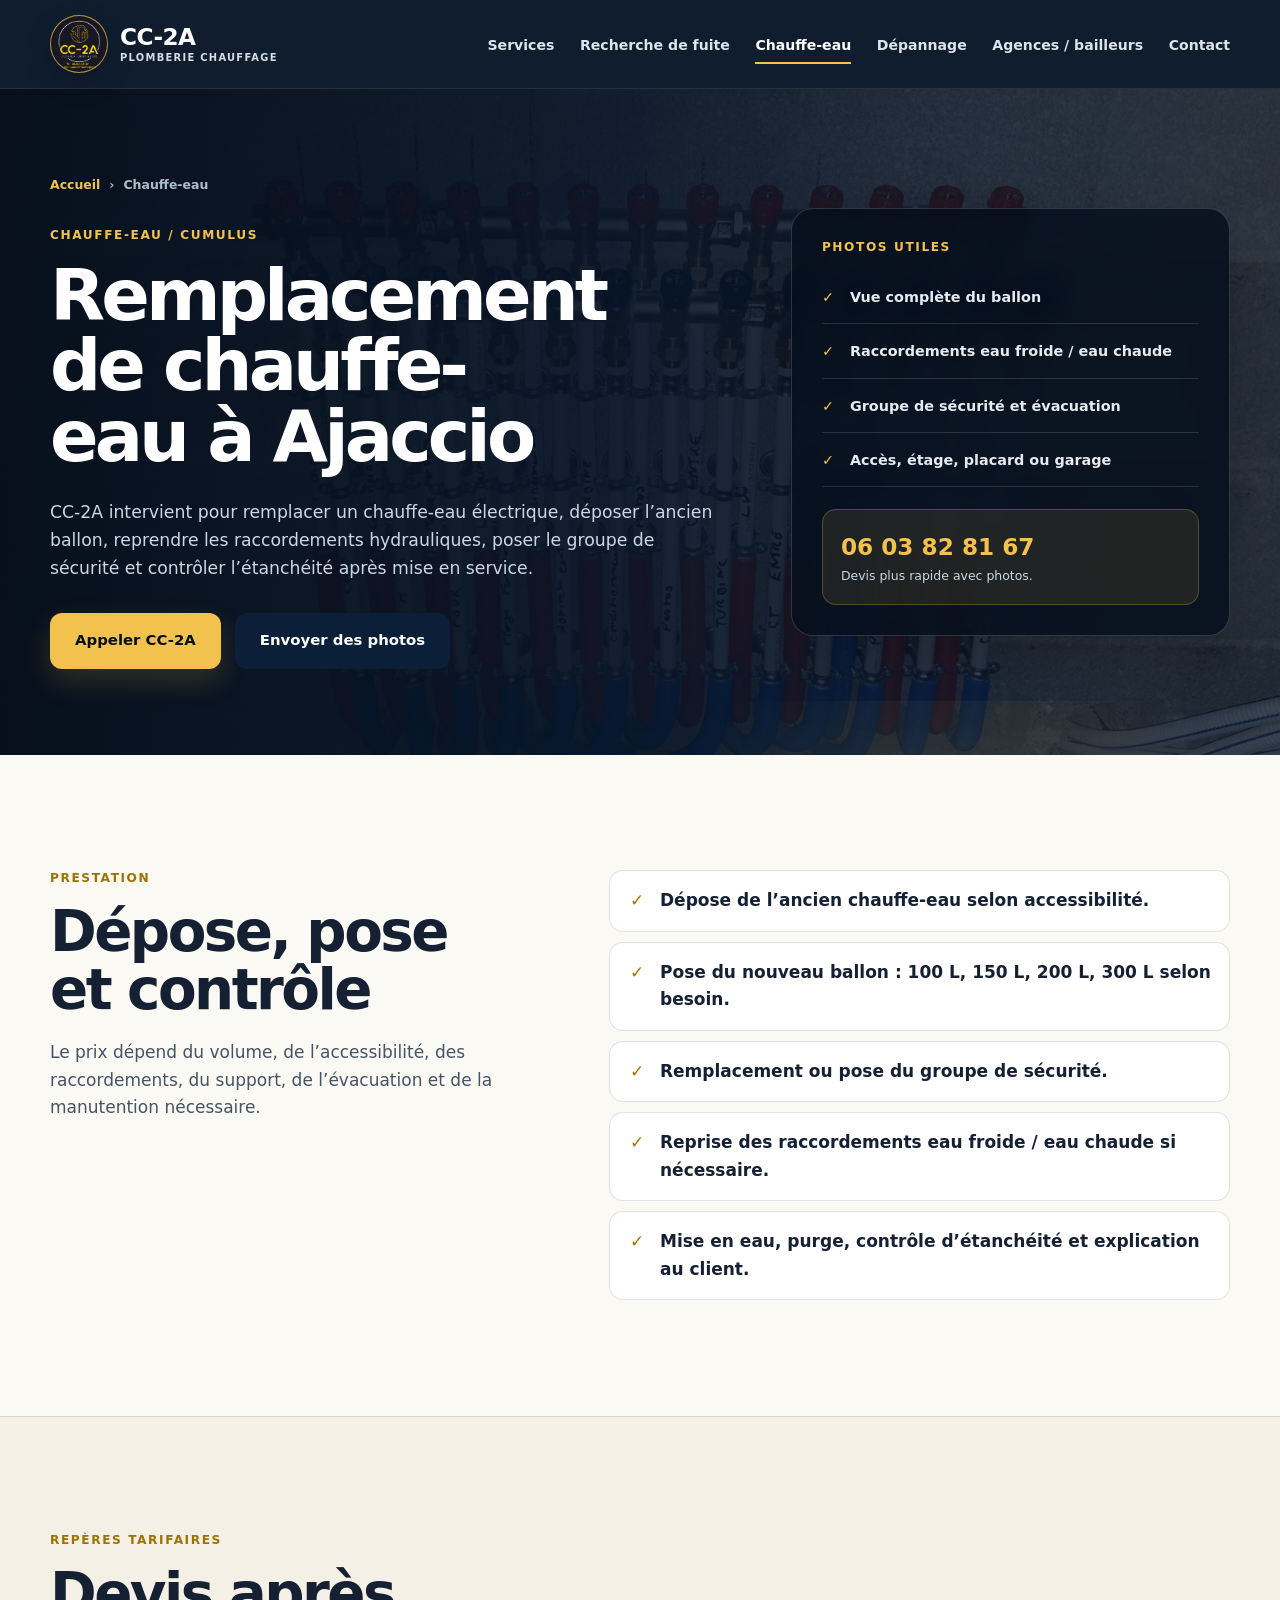
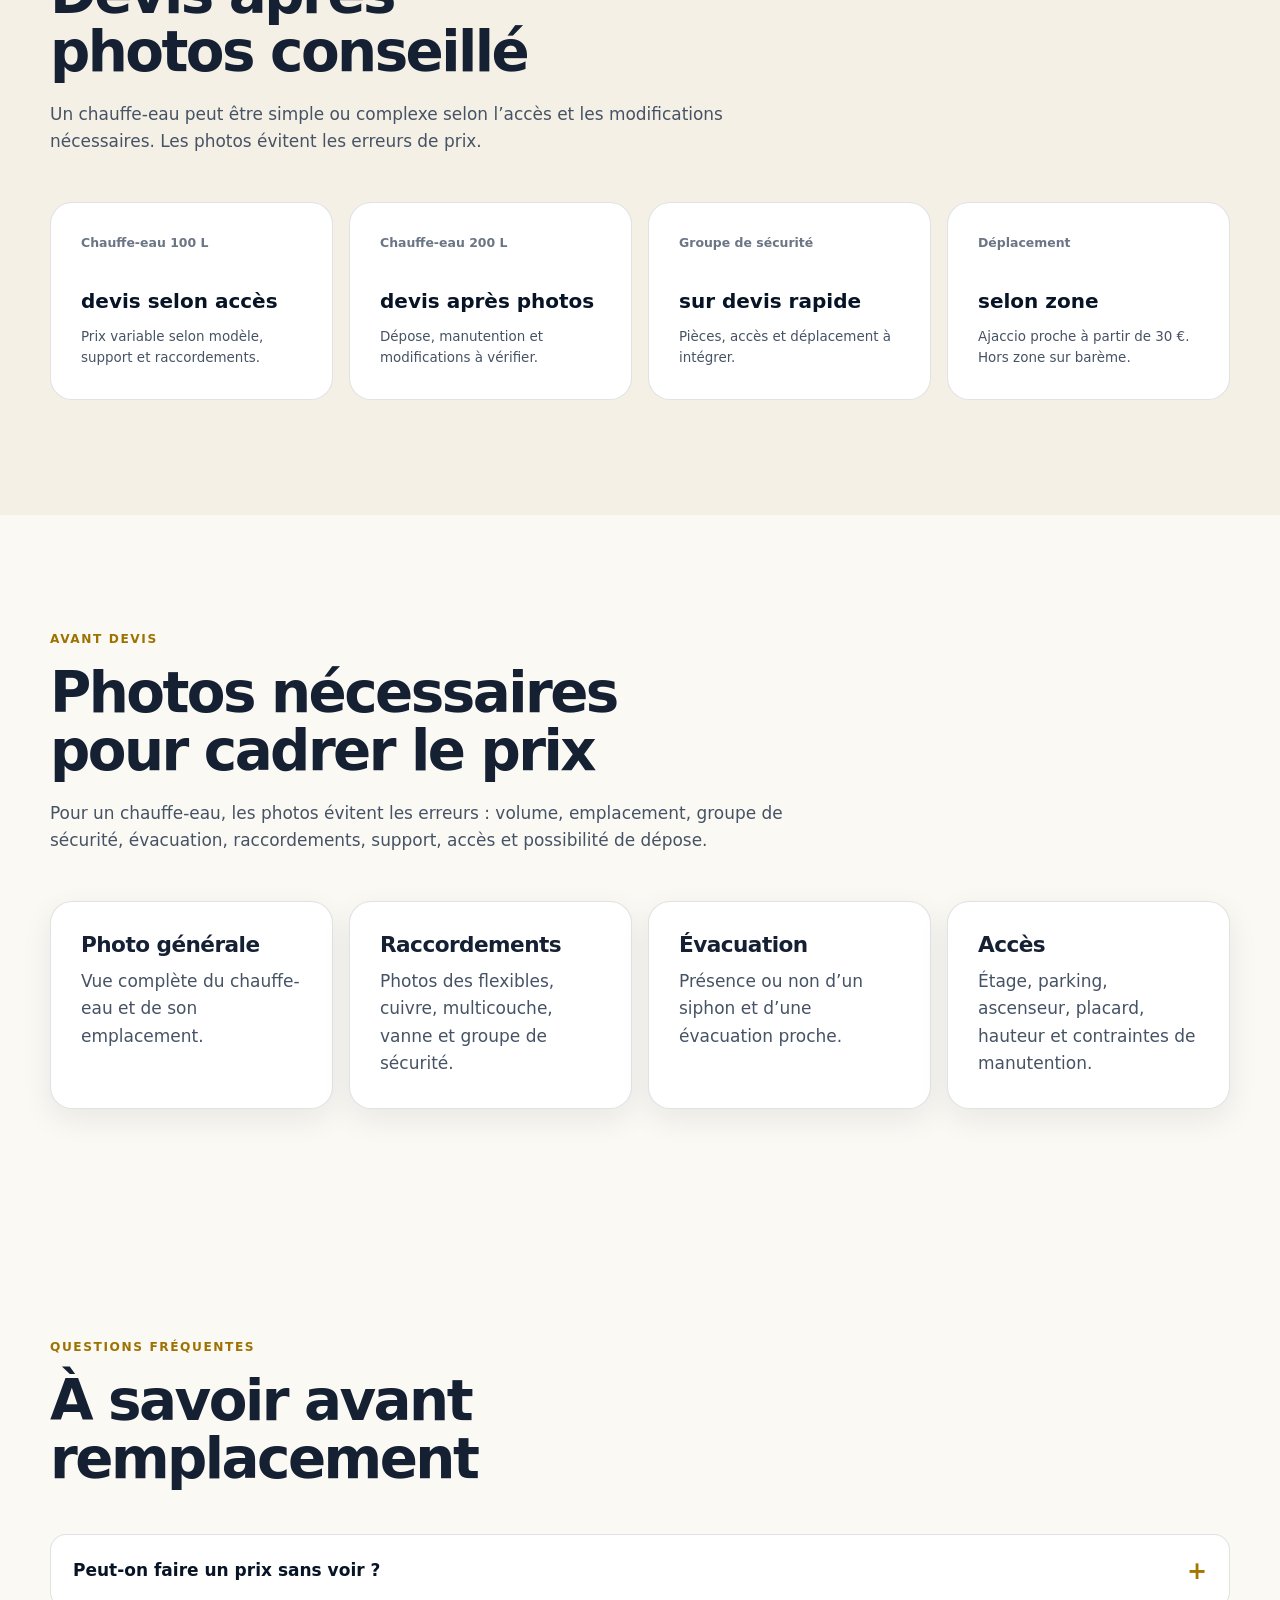
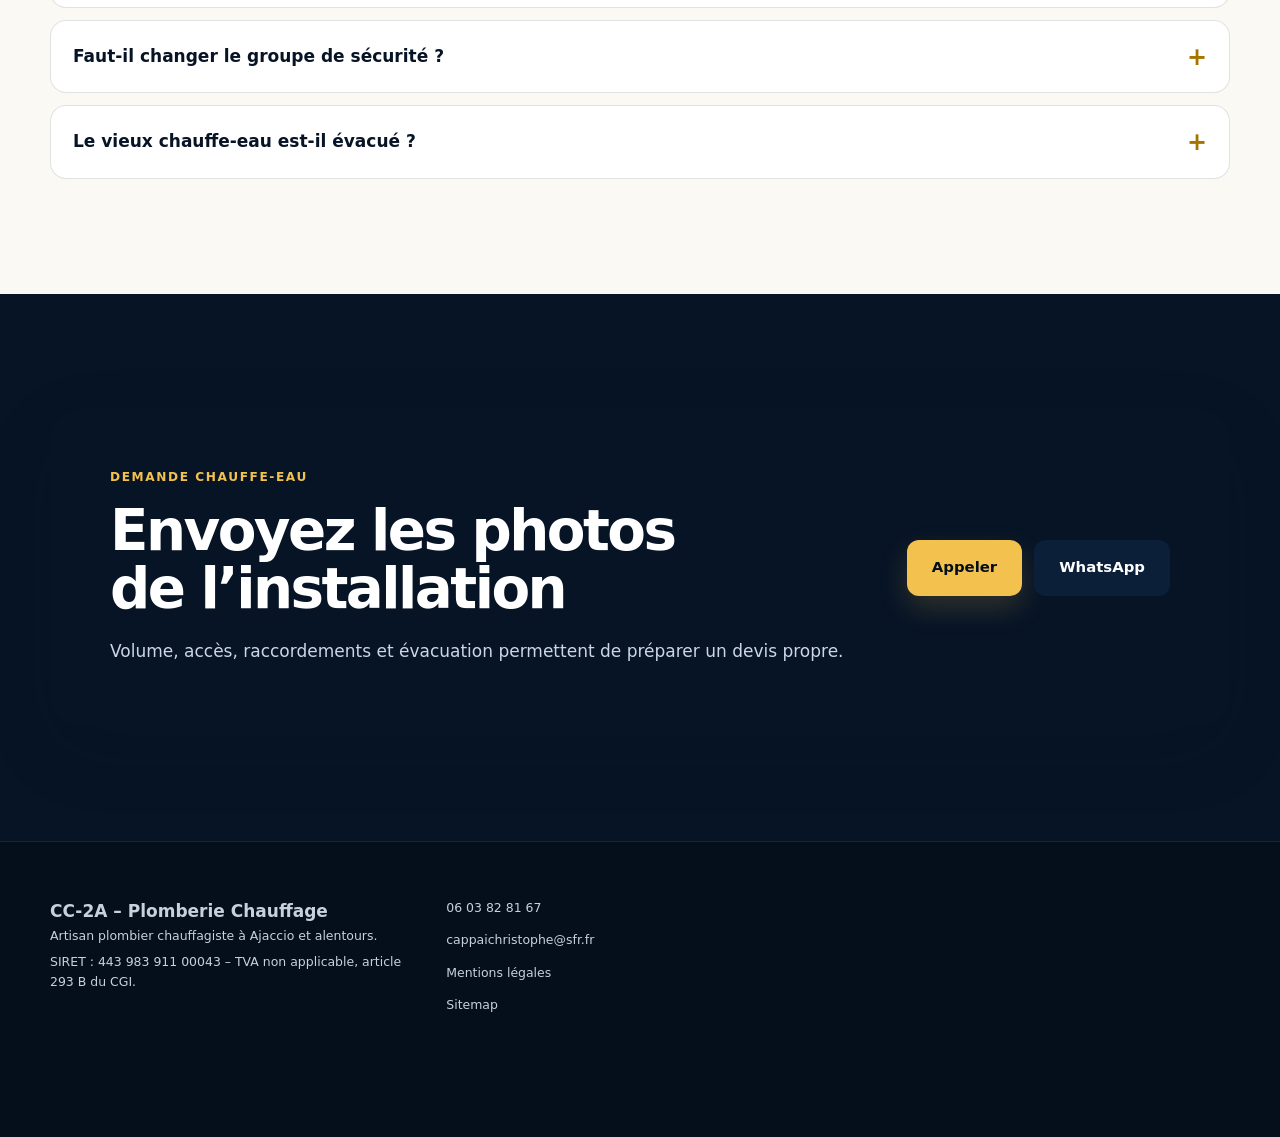
<file: remplacement-chauffe-eau-ajaccio.html>
<!DOCTYPE html>
<html lang="fr">
<head>
  <meta charset="utf-8">
  <meta name="viewport" content="width=device-width,initial-scale=1,viewport-fit=cover">
  <title>Remplacement chauffe-eau à Ajaccio | Cumulus et ballon d’eau chaude</title>
  <meta name="description" content="Remplacement de chauffe-eau à Ajaccio : dépose, pose cumulus 100 L, 150 L, 200 L, 300 L, groupe de sécurité, raccordements, mise en eau et contrôle.">
  <meta name="theme-color" content="#0b1020">
  <meta property="og:title" content="Remplacement chauffe-eau à Ajaccio | CC-2A">
  <meta property="og:description" content="Dépose et pose de chauffe-eau, groupe de sécurité, raccordements et contrôle d’étanchéité à Ajaccio.">
  <meta property="og:type" content="website">
  <meta property="og:url" content="https://cc-2a.github.io/cc2a-ajaccio/remplacement-chauffe-eau-ajaccio.html">
  <link rel="canonical" href="https://cc-2a.github.io/cc2a-ajaccio/remplacement-chauffe-eau-ajaccio.html">
  <link rel="icon" href="assets/logo-cc2a.webp" type="image/webp">
  <link rel="stylesheet" href="style.css?v=20260710">
</head>
<body class="service-page">
<script type="application/ld+json">
{"@context":"https://schema.org","@type":"Service","serviceType":"Remplacement chauffe-eau","provider":{"@type":"Plumber","name":"CC-2A Plomberie Chauffage","telephone":"+33603828167","email":"cappaichristophe@sfr.fr"},"areaServed":["Ajaccio","Mezzavia","Alata","Afa","Porticcio"]}
</script>
<header class="site-header"><div class="container nav"><a class="brand premium-brand" href="index.html" aria-label="Retour à l’accueil CC-2A"><span class="brand-mark">CC</span><span><strong>CC-2A</strong><small>Plomberie Chauffage</small></span></a><button class="menu-toggle" type="button" aria-label="Ouvrir le menu" aria-expanded="false"><span aria-hidden="true"></span></button><nav class="main-nav" aria-label="Navigation principale"><a href="index.html#services">Services</a><a href="recherche-fuite-ajaccio.html">Recherche de fuite</a><a aria-current="page" href="remplacement-chauffe-eau-ajaccio.html">Chauffe-eau</a><a href="depannage-plomberie-ajaccio.html">Dépannage</a><a href="agences-bailleurs-conciergeries.html">Agences / bailleurs</a><a href="index.html#contact">Contact</a></nav></div></header>
<main>
  <section class="page-hero"><div class="container hero-grid"><div><nav class="breadcrumbs" aria-label="Fil d’Ariane"><a href="index.html">Accueil</a><span>›</span><span>Chauffe-eau</span></nav><p class="eyebrow">Chauffe-eau / cumulus</p><h1>Remplacement de chauffe-eau à Ajaccio</h1><p class="lead">CC-2A intervient pour remplacer un chauffe-eau électrique, déposer l’ancien ballon, reprendre les raccordements hydrauliques, poser le groupe de sécurité et contrôler l’étanchéité après mise en service.</p><div class="hero-actions"><a class="btn btn-primary" href="tel:+33603828167">Appeler CC-2A</a><a class="btn btn-secondary" href="https://wa.me/33603828167?text=Bonjour%20CC-2A%2C%20je%20souhaite%20un%20devis%20pour%20un%20remplacement%20de%20chauffe-eau.%20Je%20peux%20envoyer%20les%20photos%20de%20l%E2%80%99installation.">Envoyer des photos</a></div></div><aside class="hero-side-card premium-side-card"><p class="section-label">Photos utiles</p><ul class="value-list"><li>Vue complète du ballon</li><li>Raccordements eau froide / eau chaude</li><li>Groupe de sécurité et évacuation</li><li>Accès, étage, placard ou garage</li></ul><div class="quick-contact"><strong>06&nbsp;03&nbsp;82&nbsp;81&nbsp;67</strong><span>Devis plus rapide avec photos.</span></div></aside></div></section>
  <section class="section premium-services"><div class="container two-cols"><div><p class="section-label">Prestation</p><h2>Dépose, pose et contrôle</h2><p>Le prix dépend du volume, de l’accessibilité, des raccordements, du support, de l’évacuation et de la manutention nécessaire.</p></div><ul class="check-list service-checks"><li>Dépose de l’ancien chauffe-eau selon accessibilité.</li><li>Pose du nouveau ballon : 100 L, 150 L, 200 L, 300 L selon besoin.</li><li>Remplacement ou pose du groupe de sécurité.</li><li>Reprise des raccordements eau froide / eau chaude si nécessaire.</li><li>Mise en eau, purge, contrôle d’étanchéité et explication au client.</li></ul></div></section>
  <section class="section pricing-strip"><div class="container"><div class="section-head"><p class="section-label">Repères tarifaires</p><h2>Devis après photos conseillé</h2><p>Un chauffe-eau peut être simple ou complexe selon l’accès et les modifications nécessaires. Les photos évitent les erreurs de prix.</p></div><div class="price-grid"><article class="price-card"><span>Chauffe-eau 100 L</span><strong>devis selon accès</strong><p>Prix variable selon modèle, support et raccordements.</p></article><article class="price-card"><span>Chauffe-eau 200 L</span><strong>devis après photos</strong><p>Dépose, manutention et modifications à vérifier.</p></article><article class="price-card"><span>Groupe de sécurité</span><strong>sur devis rapide</strong><p>Pièces, accès et déplacement à intégrer.</p></article><article class="price-card"><span>Déplacement</span><strong>selon zone</strong><p>Ajaccio proche à partir de 30 €. Hors zone sur barème.</p></article></div></div></section>
  <section class="section premium-realisations"><div class="container"><div class="section-head"><p class="section-label">Avant devis</p><h2>Photos nécessaires pour cadrer le prix</h2><p>Pour un chauffe-eau, les photos évitent les erreurs : volume, emplacement, groupe de sécurité, évacuation, raccordements, support, accès et possibilité de dépose.</p></div><div class="realisation-grid"><article><h3>Photo générale</h3><p>Vue complète du chauffe-eau et de son emplacement.</p></article><article><h3>Raccordements</h3><p>Photos des flexibles, cuivre, multicouche, vanne et groupe de sécurité.</p></article><article><h3>Évacuation</h3><p>Présence ou non d’un siphon et d’une évacuation proche.</p></article><article><h3>Accès</h3><p>Étage, parking, ascenseur, placard, hauteur et contraintes de manutention.</p></article></div></div></section>
  <section class="section faq-section"><div class="container"><div class="section-head"><p class="section-label">Questions fréquentes</p><h2>À savoir avant remplacement</h2></div><div class="faq-grid"><details><summary>Peut-on faire un prix sans voir ?</summary><p>Une estimation est possible avec photos, mais le prix définitif dépend de l’accès, du modèle, des raccordements et de l’évacuation.</p></details><details><summary>Faut-il changer le groupe de sécurité ?</summary><p>En remplacement de chauffe-eau, le groupe de sécurité doit être contrôlé et très souvent remplacé pour repartir sur une installation propre.</p></details><details><summary>Le vieux chauffe-eau est-il évacué ?</summary><p>La dépose et l’évacuation peuvent être incluses ou chiffrées séparément selon accès et poids du ballon.</p></details></div></div></section>
  <section class="section contact premium-contact"><div class="container cta-band"><div><p class="section-label">Demande chauffe-eau</p><h2>Envoyez les photos de l’installation</h2><p>Volume, accès, raccordements et évacuation permettent de préparer un devis propre.</p></div><div class="cta-actions"><a class="btn btn-primary" href="tel:+33603828167">Appeler</a><a class="btn btn-secondary" href="https://wa.me/33603828167?text=Bonjour%20CC-2A%2C%20je%20souhaite%20un%20devis%20pour%20un%20remplacement%20de%20chauffe-eau.%20Je%20peux%20envoyer%20les%20photos%20de%20l%E2%80%99installation.">WhatsApp</a></div></div></section>
</main>
<footer class="site-footer premium-footer"><div class="container footer-grid"><div><strong>CC-2A – Plomberie Chauffage</strong><p>Artisan plombier chauffagiste à Ajaccio et alentours.</p><p>SIRET : 443 983 911 00043 – TVA non applicable, article 293 B du CGI.</p></div><div><p><a href="tel:+33603828167">06&nbsp;03&nbsp;82&nbsp;81&nbsp;67</a></p><p><a href="mailto:cappaichristophe@sfr.fr">cappaichristophe@sfr.fr</a></p><p><a href="mentions-legales.html">Mentions légales</a></p><p><a href="sitemap.xml">Sitemap</a></p></div></div></footer><div class="mobile-cta" role="group" aria-label="Contact rapide mobile"><a href="tel:+33603828167">Appeler</a><a href="https://wa.me/33603828167?text=Bonjour%20CC-2A%2C%20je%20souhaite%20un%20devis%20pour%20un%20remplacement%20de%20chauffe-eau.%20Je%20peux%20envoyer%20les%20photos%20de%20l%E2%80%99installation.">WhatsApp</a></div><script src="script.js?v=20260710"></script>
</body>
</html>
</file>
<file: style.css>
:root {
  --navy-950: #050e1b;
  --navy-900: #071426;
  --navy-800: #0b2038;
  --navy-700: #16324a;
  --gold-500: #f2c14e;
  --gold-400: #ffd56a;
  --ivory-50: #fbf9f4;
  --ivory-100: #f5f0e6;
  --sand-200: #e7ddca;
  --slate-900: #152033;
  --slate-700: #465365;
  --slate-500: #6b7585;
  --white: #ffffff;
  --success: #2e8b67;
  --border: rgba(7, 20, 38, 0.12);
  --shadow-sm: 0 10px 30px rgba(7, 20, 38, 0.08);
  --shadow-md: 0 24px 70px rgba(7, 20, 38, 0.13);
  --radius-sm: 12px;
  --radius-md: 22px;
  --radius-lg: 32px;
  --container: 1180px;
  --header-h: 88px;
}

*,
*::before,
*::after {
  box-sizing: border-box;
}

html {
  scroll-behavior: smooth;
  scroll-padding-top: calc(var(--header-h) + 20px);
}

body {
  margin: 0;
  overflow-x: hidden;
  background: var(--ivory-50);
  color: var(--slate-900);
  font-family: Manrope, Inter, ui-sans-serif, system-ui, -apple-system, BlinkMacSystemFont, "Segoe UI", sans-serif;
  font-size: 17px;
  line-height: 1.62;
  -webkit-font-smoothing: antialiased;
}

body.nav-open {
  overflow: hidden;
}

img {
  max-width: 100%;
}

a {
  color: inherit;
  text-decoration: none;
}

button,
a {
  -webkit-tap-highlight-color: transparent;
}

button,
input,
textarea,
select {
  font: inherit;
}

:focus-visible {
  outline: 3px solid var(--gold-500);
  outline-offset: 4px;
}

::selection {
  background: var(--gold-500);
  color: var(--navy-950);
}

.skip-link {
  position: fixed;
  top: 10px;
  left: 10px;
  z-index: 200;
  padding: 10px 16px;
  border-radius: 8px;
  background: var(--gold-500);
  color: var(--navy-950);
  font-weight: 800;
  transform: translateY(-160%);
  transition: transform 160ms ease;
}

.skip-link:focus {
  transform: translateY(0);
}

.container {
  width: min(var(--container), calc(100% - 48px));
  margin-inline: auto;
}

h1,
h2,
h3,
p {
  margin-top: 0;
}

h1,
h2,
h3 {
  text-wrap: balance;
}

h1 {
  margin-bottom: 28px;
  font-size: clamp(3.4rem, 6.2vw, 5.55rem);
  font-weight: 800;
  letter-spacing: -0.055em;
  line-height: 0.98;
}

h2 {
  margin-bottom: 20px;
  font-size: clamp(2.25rem, 4.4vw, 4rem);
  font-weight: 780;
  letter-spacing: -0.045em;
  line-height: 1.03;
}

h3 {
  margin-bottom: 10px;
  font-size: 1.35rem;
  letter-spacing: -0.025em;
  line-height: 1.22;
}

p:last-child {
  margin-bottom: 0;
}

.eyebrow,
.section-label {
  margin-bottom: 16px;
  color: #9d7200;
  font-size: 0.76rem;
  font-weight: 850;
  letter-spacing: 0.13em;
  line-height: 1.4;
  text-transform: uppercase;
}

.site-header {
  position: sticky;
  top: 0;
  z-index: 100;
  min-height: var(--header-h);
  border-bottom: 1px solid rgba(255, 255, 255, 0.09);
  background: rgba(7, 20, 38, 0.96);
  color: var(--white);
  transition: box-shadow 180ms ease, background 180ms ease;
}

.site-header.is-scrolled {
  background: rgba(5, 14, 27, 0.94);
  box-shadow: 0 12px 36px rgba(0, 0, 0, 0.2);
  backdrop-filter: blur(14px);
}

.nav {
  min-height: var(--header-h);
  display: flex;
  align-items: center;
  gap: 28px;
}

.brand {
  flex: 0 0 auto;
  display: inline-flex;
  align-items: center;
  gap: 12px;
}

.brand-mark {
  display: block;
  width: 58px;
  height: 58px;
  flex: 0 0 58px;
  overflow: hidden;
  border: 1px solid rgba(242, 193, 78, 0.7);
  border-radius: 50%;
  background: var(--navy-950) url("assets/logo-cc2a.webp") center / 106% auto no-repeat;
  box-shadow: 0 10px 28px rgba(0, 0, 0, 0.2);
  color: transparent;
  font-size: 0;
}

.brand strong {
  display: block;
  color: var(--white);
  font-size: 1.45rem;
  font-weight: 850;
  letter-spacing: -0.025em;
  line-height: 1;
}

.brand small {
  display: block;
  margin-top: 5px;
  color: #d6dce5;
  font-size: 0.62rem;
  font-weight: 650;
  letter-spacing: 0.13em;
  line-height: 1;
  text-transform: uppercase;
}

.main-nav {
  display: flex;
  align-items: center;
  justify-content: center;
  gap: clamp(14px, 2vw, 28px);
  margin-left: auto;
}

.main-nav a {
  position: relative;
  padding: 32px 0 30px;
  color: #dce4ee;
  font-size: 0.88rem;
  font-weight: 680;
  white-space: nowrap;
}

.main-nav a::after {
  content: "";
  position: absolute;
  right: 0;
  bottom: 22px;
  left: 0;
  height: 2px;
  background: var(--gold-500);
  transform: scaleX(0);
  transform-origin: right;
  transition: transform 180ms ease;
}

.main-nav a:hover,
.main-nav a[aria-current="page"] {
  color: var(--white);
}

.main-nav a:hover::after,
.main-nav a[aria-current="page"]::after {
  transform: scaleX(1);
  transform-origin: left;
}

.header-call {
  min-width: 176px;
  padding: 10px 16px;
  border: 1px solid rgba(242, 193, 78, 0.7);
  border-radius: 10px;
  text-align: center;
  transition: background 180ms ease, color 180ms ease, transform 180ms ease;
}

.header-call span,
.header-call strong {
  display: block;
}

.header-call span {
  color: var(--gold-400);
  font-size: 0.68rem;
  font-weight: 800;
  letter-spacing: 0.09em;
  text-transform: uppercase;
}

.header-call strong {
  margin-top: 1px;
  font-size: 0.87rem;
}

.header-call:hover {
  background: var(--gold-500);
  color: var(--navy-950);
  transform: translateY(-2px);
}

.header-call:hover span {
  color: var(--navy-950);
}

.menu-toggle {
  display: none;
  width: 48px;
  height: 48px;
  margin-left: auto;
  padding: 0;
  border: 1px solid rgba(255, 255, 255, 0.22);
  border-radius: 10px;
  background: transparent;
  color: var(--white);
  cursor: pointer;
}

.menu-toggle span,
.menu-toggle span::before,
.menu-toggle span::after {
  display: block;
  width: 22px;
  height: 2px;
  margin: auto;
  border-radius: 2px;
  background: currentColor;
  transition: transform 180ms ease, opacity 180ms ease;
}

.menu-toggle span {
  position: relative;
}

.menu-toggle span::before,
.menu-toggle span::after {
  content: "";
  position: absolute;
  left: 0;
}

.menu-toggle span::before { top: -7px; }
.menu-toggle span::after { top: 7px; }

.menu-toggle[aria-expanded="true"] span { background: transparent; }
.menu-toggle[aria-expanded="true"] span::before { top: 0; transform: rotate(45deg); }
.menu-toggle[aria-expanded="true"] span::after { top: 0; transform: rotate(-45deg); }

.btn {
  min-height: 56px;
  display: inline-flex;
  align-items: center;
  justify-content: center;
  gap: 10px;
  padding: 14px 24px;
  border: 1px solid transparent;
  border-radius: var(--radius-sm);
  font-size: 0.93rem;
  font-weight: 800;
  line-height: 1.15;
  text-align: center;
  transition: transform 180ms ease, box-shadow 180ms ease, background 180ms ease, border-color 180ms ease, color 180ms ease;
}

.btn:hover {
  transform: translateY(-2px);
}

.btn:active {
  transform: translateY(0);
}

.btn-primary {
  background: var(--gold-500);
  color: var(--navy-950);
  box-shadow: 0 12px 28px rgba(242, 193, 78, 0.17);
}

.btn-primary:hover {
  background: var(--gold-400);
  box-shadow: 0 16px 34px rgba(242, 193, 78, 0.24);
}

.btn-secondary {
  background: var(--navy-800);
  color: var(--white);
}

.btn-secondary:hover,
.btn-dark:hover {
  background: var(--navy-700);
}

.btn-outline {
  border-color: rgba(255, 255, 255, 0.55);
  background: transparent;
  color: var(--white);
}

.btn-outline:hover {
  border-color: var(--gold-500);
  background: rgba(242, 193, 78, 0.1);
}

.btn-dark {
  background: var(--navy-900);
  color: var(--white);
}

.home-hero {
  overflow: hidden;
  background: var(--navy-900);
  color: var(--white);
}

.home-hero-grid {
  width: min(var(--container), calc(100% - 48px));
  display: grid;
  grid-template-columns: minmax(0, 1.04fr) minmax(0, 0.96fr);
  align-items: stretch;
  min-height: 660px;
}

.home-hero-content {
  position: relative;
  z-index: 2;
  align-self: center;
  padding: 82px 28px 82px 0;
}

.home-hero .eyebrow {
  color: var(--gold-500);
}

.home-hero h1 {
  max-width: 680px;
  font-size: clamp(3.2rem, 5vw, 4.4rem);
}

.home-hero .lead {
  max-width: 610px;
  margin-bottom: 34px;
  color: #d9e2ec;
  font-size: clamp(1.08rem, 1.7vw, 1.3rem);
  line-height: 1.5;
}

.hero-actions {
  display: flex;
  flex-wrap: wrap;
  gap: 14px;
}

.hero-note {
  max-width: 590px;
  margin: 18px 0 0;
  color: #aebdcd;
  font-size: 0.82rem;
  line-height: 1.5;
}

.hero-media {
  position: relative;
  min-width: 0;
  min-height: 660px;
  margin: 0;
  overflow: hidden;
  border-inline: 1px solid rgba(255, 255, 255, 0.08);
  background: var(--navy-800);
}

.hero-media::after {
  content: "";
  position: absolute;
  inset: 0;
  background: linear-gradient(90deg, rgba(7, 20, 38, 0.32), transparent 30%, rgba(7, 20, 38, 0.04));
  pointer-events: none;
}

.hero-media img {
  width: 100%;
  height: 100%;
  display: block;
  object-fit: cover;
  object-position: center;
  transform: none;
}

.hero-media figcaption {
  position: absolute;
  z-index: 2;
  right: 34px;
  bottom: 34px;
  max-width: min(310px, calc(100% - 68px));
  padding: 18px 20px;
  border: 1px solid rgba(255, 255, 255, 0.2);
  border-radius: 14px;
  background: rgba(5, 14, 27, 0.84);
  box-shadow: 0 18px 50px rgba(0, 0, 0, 0.24);
  backdrop-filter: blur(10px);
}

.hero-media figcaption span,
.hero-media figcaption strong {
  display: block;
}

.hero-media figcaption span {
  margin-bottom: 4px;
  color: var(--gold-500);
  font-size: 0.7rem;
  font-weight: 800;
  letter-spacing: 0.1em;
  text-transform: uppercase;
}

.hero-media figcaption strong {
  font-size: 0.92rem;
  line-height: 1.4;
}

.proof-bar {
  position: relative;
  z-index: 4;
  border-bottom: 1px solid var(--sand-200);
  background: var(--ivory-100);
}

.proof-grid {
  display: grid;
  grid-template-columns: 1.25fr repeat(3, 1fr);
  min-height: 132px;
  align-items: stretch;
}

.proof-rating,
.proof-item {
  display: flex;
  align-items: center;
  gap: 14px;
  padding: 24px;
  border-right: 1px solid var(--sand-200);
}

.proof-rating {
  padding-left: 0;
}

.proof-item:last-child {
  border-right: 0;
  padding-right: 0;
}

.proof-rating .stars,
.stars {
  color: #e2aa21;
  letter-spacing: 0.08em;
  white-space: nowrap;
}

.proof-rating strong,
.proof-rating small,
.proof-item strong,
.proof-item small {
  display: block;
}

.proof-rating strong,
.proof-item strong {
  color: var(--navy-900);
  font-size: 1rem;
}

.proof-rating small,
.proof-item small {
  color: var(--slate-500);
  font-size: 0.74rem;
}

.proof-item > span {
  width: 44px;
  height: 44px;
  flex: 0 0 44px;
  display: grid;
  place-items: center;
  border-radius: 50%;
  background: #ece3d2;
  color: var(--navy-900);
  font-weight: 900;
}

.section {
  padding: clamp(76px, 9vw, 126px) 0;
}

.section-head {
  max-width: 760px;
  margin-bottom: 46px;
}

.section-head > p:not(.section-label) {
  color: var(--slate-700);
  font-size: 1.06rem;
}

.section-head-split {
  max-width: none;
  display: grid;
  grid-template-columns: minmax(0, 1.15fr) minmax(300px, 0.85fr);
  gap: 80px;
  align-items: end;
}

.section-head-split > p {
  margin-bottom: 16px;
}

.services-section,
.premium-services,
.premium-tools,
.premium-method,
.premium-realisations,
.pricing-strip,
.faq-section,
.work-gallery-section {
  background: var(--ivory-50);
}

.cards-grid,
.premium-card-grid,
.tools-grid {
  display: grid;
  grid-template-columns: repeat(3, minmax(0, 1fr));
  gap: 18px;
}

.service-card,
.premium-card,
.tool-card,
.price-card,
.method-grid article,
.realisation-grid article {
  position: relative;
  min-width: 0;
  padding: 30px;
  overflow: hidden;
  border: 1px solid var(--border);
  border-radius: var(--radius-md);
  background: var(--white);
  box-shadow: var(--shadow-sm);
  transition: transform 200ms ease, box-shadow 200ms ease, border-color 200ms ease;
}

.service-card:hover,
.premium-card:hover,
.tool-card:hover,
.price-card:hover,
.work-gallery-card:hover,
.work-shot:hover {
  border-color: rgba(242, 193, 78, 0.8);
  box-shadow: var(--shadow-md);
  transform: translateY(-5px);
}

.service-card::before {
  content: "";
  position: absolute;
  top: 0;
  right: 0;
  left: 0;
  height: 4px;
  background: linear-gradient(90deg, var(--gold-500), transparent 72%);
  transform: scaleX(0);
  transform-origin: left;
  transition: transform 200ms ease;
}

.service-card:hover::before,
.featured-service::before {
  transform: scaleX(1);
}

.featured-service {
  background: var(--navy-900);
  color: var(--white);
}

.service-card p,
.tool-card p,
.price-card p,
.method-grid p,
.realisation-grid p {
  color: var(--slate-700);
}

.featured-service p {
  color: #cdd8e4;
}

.card-kicker,
.tool-icon,
.method-grid > article > span {
  width: 48px;
  height: 48px;
  display: inline-grid;
  place-items: center;
  margin-bottom: 34px;
  border-radius: 12px;
  background: var(--ivory-100);
  color: var(--navy-900);
  font-size: 0.78rem;
  font-weight: 850;
}

.featured-service .card-kicker {
  background: rgba(242, 193, 78, 0.16);
  color: var(--gold-500);
}

.text-link {
  display: inline-flex;
  align-items: center;
  gap: 8px;
  margin-top: 12px;
  color: var(--navy-900);
  font-size: 0.9rem;
  font-weight: 850;
}

.text-link span {
  color: #a57500;
  transition: transform 160ms ease;
}

.text-link:hover span {
  transform: translateX(4px);
}

.featured-service .text-link,
.method-intro .text-link {
  color: var(--gold-500);
}

.portfolio-section {
  background: var(--navy-900);
  color: var(--white);
}

.portfolio-section .section-label,
.leak-feature .section-label,
.contact-section .section-label,
.cta-band .section-label,
.premium-gallery .section-label {
  color: var(--gold-500);
}

.portfolio-head {
  max-width: none;
  display: flex;
  align-items: end;
  justify-content: space-between;
  gap: 30px;
}

.portfolio-head > div {
  max-width: 760px;
}

.portfolio-head .btn {
  border: 1px solid rgba(255, 255, 255, 0.24);
  background: transparent;
}

.photo-mosaic {
  display: grid;
  grid-template-columns: repeat(12, minmax(0, 1fr));
  grid-template-rows: 280px 280px;
  gap: 16px;
}

.work-shot {
  position: relative;
  grid-column: span 3;
  min-width: 0;
  margin: 0;
  overflow: hidden;
  border: 1px solid rgba(255, 255, 255, 0.1);
  border-radius: 18px;
  background: var(--navy-800);
  transition: transform 200ms ease, box-shadow 200ms ease, border-color 200ms ease;
}

.work-shot-wide {
  grid-column: span 7;
}

.work-shot-tall {
  grid-column: span 5;
  grid-row: span 2;
}

.work-shot:nth-child(3) {
  grid-column: span 4;
}

.work-shot:nth-child(4) {
  grid-column: span 3;
}

.work-shot img {
  width: 100%;
  height: 100%;
  display: block;
  object-fit: cover;
  transition: transform 500ms ease;
}

.work-shot:hover img {
  transform: scale(1.035);
}

.work-shot::after {
  content: "";
  position: absolute;
  inset: 38% 0 0;
  background: linear-gradient(transparent, rgba(5, 14, 27, 0.9));
}

.work-shot figcaption {
  position: absolute;
  z-index: 2;
  right: 0;
  bottom: 0;
  left: 0;
  padding: 22px;
}

.work-shot figcaption strong,
.work-shot figcaption span {
  display: block;
}

.work-shot figcaption strong {
  font-size: 1.04rem;
}

.work-shot figcaption span {
  color: #c8d3df;
  font-size: 0.78rem;
}

.method-section {
  background: var(--ivory-100);
}

.method-layout {
  display: grid;
  grid-template-columns: minmax(0, 0.82fr) minmax(0, 1.18fr);
  gap: clamp(60px, 9vw, 130px);
  align-items: start;
}

.method-intro {
  position: sticky;
  top: calc(var(--header-h) + 36px);
}

.method-intro > p:not(.section-label) {
  color: var(--slate-700);
}

.method-steps {
  margin: 0;
  padding: 0;
  list-style: none;
}

.method-steps li {
  display: grid;
  grid-template-columns: 58px 1fr;
  gap: 22px;
  padding: 28px 0;
  border-top: 1px solid var(--sand-200);
}

.method-steps li:last-child {
  border-bottom: 1px solid var(--sand-200);
}

.method-steps > li > span {
  width: 48px;
  height: 48px;
  display: grid;
  place-items: center;
  border-radius: 50%;
  background: var(--navy-900);
  color: var(--gold-500);
  font-size: 0.75rem;
  font-weight: 850;
}

.method-steps h3 {
  margin: 0 0 4px;
}

.method-steps p {
  margin: 0;
  color: var(--slate-700);
}

.leak-feature,
.feature.dark,
.premium-feature-dark,
.premium-gallery {
  background: var(--navy-900);
  color: var(--white);
}

.leak-grid,
.feature-grid {
  display: grid;
  grid-template-columns: minmax(0, 1fr) minmax(360px, 0.78fr);
  gap: clamp(50px, 8vw, 110px);
  align-items: center;
}

.leak-grid > div > p:not(.section-label),
.feature-grid > div > p:not(.section-label),
.premium-gallery p:not(.section-label) {
  max-width: 680px;
  color: #cbd7e4;
}

.feature-checks,
.check-list,
.value-list {
  margin: 0;
  padding: 0;
  list-style: none;
}

.feature-checks li {
  display: grid;
  grid-template-columns: 46px 1fr;
  gap: 16px;
  align-items: center;
  padding: 18px 0;
  border-bottom: 1px solid rgba(255, 255, 255, 0.14);
  color: #e6ecf2;
  font-weight: 700;
}

.feature-checks span {
  width: 38px;
  height: 38px;
  display: grid;
  place-items: center;
  border-radius: 50%;
  background: rgba(242, 193, 78, 0.14);
  color: var(--gold-500);
  font-size: 0.7rem;
}

.reviews-section {
  background: var(--white);
}

.rating-summary {
  display: grid;
  grid-template-columns: 0.58fr 1.42fr;
  gap: 80px;
  align-items: end;
  margin-bottom: 50px;
}

.rating-summary > div {
  padding-right: 34px;
  border-right: 1px solid var(--border);
}

.rating-summary .stars {
  display: block;
  font-size: 1.1rem;
}

.rating-summary strong {
  display: block;
  color: var(--navy-900);
  font-size: clamp(4rem, 7vw, 6rem);
  font-weight: 800;
  letter-spacing: -0.06em;
  line-height: 0.95;
}

.rating-summary p {
  color: var(--slate-500);
}

.rating-summary h2 {
  margin: 0;
}

.review-grid-public {
  display: grid;
  grid-template-columns: repeat(3, minmax(0, 1fr));
  gap: 18px;
}

.review-public-card {
  display: flex;
  flex-direction: column;
  min-width: 0;
  min-height: 270px;
  padding: 30px;
  border: 1px solid var(--border);
  border-radius: var(--radius-md);
  background: var(--ivory-50);
}

.review-public-card blockquote {
  margin: 18px 0 32px;
  color: var(--slate-900);
  font-size: 1.05rem;
  line-height: 1.6;
}

.review-public-card footer {
  display: flex;
  justify-content: space-between;
  gap: 14px;
  margin-top: auto;
  color: var(--slate-500);
  font-size: 0.78rem;
}

.review-public-card footer strong {
  color: var(--navy-900);
}

.review-actions,
.center-action {
  display: flex;
  justify-content: center;
  margin-top: 32px;
}

.pricing-strip {
  border-top: 1px solid var(--border);
  background: var(--ivory-100);
}

.price-grid {
  display: grid;
  grid-template-columns: repeat(4, minmax(0, 1fr));
  gap: 16px;
}

.price-card {
  box-shadow: none;
}

.price-card > span,
.price-card strong {
  display: block;
}

.price-card > span {
  min-height: 44px;
  color: var(--slate-500);
  font-size: 0.78rem;
  font-weight: 750;
}

.price-card strong {
  margin: 12px 0;
  color: var(--navy-900);
  font-size: 1.25rem;
  line-height: 1.25;
}

.price-card p {
  margin: 0;
  font-size: 0.84rem;
}

.agency-callout {
  background: var(--white);
}

.cta-band,
.tool-proof,
.google-rating-card,
.zone-card {
  display: flex;
  align-items: center;
  justify-content: space-between;
  gap: 36px;
  padding: clamp(34px, 5vw, 60px);
  border-radius: var(--radius-lg);
  background: var(--navy-900);
  color: var(--white);
  box-shadow: var(--shadow-md);
}

.cta-band > div {
  max-width: 760px;
}

.cta-band h2,
.cta-band p:not(.section-label),
.tool-proof span,
.google-rating-card p,
.zone-card p {
  color: var(--white);
}

.cta-band p:not(.section-label),
.tool-proof span,
.google-rating-card p {
  color: #cbd7e4;
}

.cta-actions {
  display: flex;
  flex-wrap: wrap;
  gap: 12px;
  flex: 0 0 auto;
}

.zone-section {
  background: var(--navy-950);
  color: var(--white);
}

.zone-layout {
  display: grid;
  grid-template-columns: 0.72fr 1.28fr;
  gap: 80px;
  align-items: start;
}

.zone-section .section-label {
  color: var(--gold-500);
}

.zone-section p:not(.section-label) {
  color: #bfcbd8;
}

.zone-list {
  display: flex;
  flex-wrap: wrap;
  gap: 12px;
  margin: 0;
  padding: 0;
  list-style: none;
}

.zone-list li {
  padding: 12px 16px;
  border: 1px solid rgba(255, 255, 255, 0.16);
  border-radius: 999px;
  color: #e5ebf1;
  font-weight: 700;
}

.faq-layout {
  display: grid;
  grid-template-columns: minmax(250px, 0.72fr) minmax(0, 1.28fr);
  gap: 80px;
}

.faq-grid {
  display: grid;
  gap: 12px;
}

.faq-grid details {
  border: 1px solid var(--border);
  border-radius: 16px;
  background: var(--white);
  transition: border-color 160ms ease, box-shadow 160ms ease;
}

.faq-grid details[open] {
  border-color: rgba(242, 193, 78, 0.7);
  box-shadow: var(--shadow-sm);
}

.faq-grid summary {
  position: relative;
  padding: 22px 58px 22px 22px;
  color: var(--navy-900);
  cursor: pointer;
  font-weight: 800;
  list-style: none;
}

.faq-grid summary::-webkit-details-marker {
  display: none;
}

.faq-grid summary::after {
  content: "+";
  position: absolute;
  top: 50%;
  right: 22px;
  color: #a57500;
  font-size: 1.5rem;
  transform: translateY(-50%);
}

.faq-grid details[open] summary::after {
  content: "−";
}

.faq-grid details p {
  margin: -4px 22px 22px;
  color: var(--slate-700);
}

.contact-section,
.premium-contact {
  background: var(--navy-900);
  color: var(--white);
}

.contact-layout,
.contact-grid {
  display: grid;
  grid-template-columns: minmax(0, 0.86fr) minmax(390px, 1.14fr);
  gap: clamp(50px, 8vw, 110px);
  align-items: center;
}

.contact-copy > p:not(.section-label),
.contact-grid > div:first-child > p:not(.section-label) {
  color: #cbd7e4;
}

.contact-card {
  overflow: hidden;
  border: 1px solid rgba(255, 255, 255, 0.16);
  border-radius: var(--radius-md);
  background: rgba(255, 255, 255, 0.04);
}

.contact-item {
  position: relative;
  display: grid;
  grid-template-columns: minmax(90px, 0.45fr) minmax(0, 1fr);
  gap: 10px 20px;
  align-items: center;
  min-height: 112px;
  padding: 22px 58px 22px 24px;
  border-bottom: 1px solid rgba(255, 255, 255, 0.13);
  transition: background 160ms ease;
}

.contact-item:last-child {
  border-bottom: 0;
}

.contact-item::after {
  content: "↗";
  position: absolute;
  right: 24px;
  color: var(--gold-500);
  font-size: 1.2rem;
}

.contact-item:hover {
  background: rgba(242, 193, 78, 0.08);
}

.contact-item span {
  grid-row: 1 / span 2;
  color: var(--gold-500);
  font-size: 0.72rem;
  font-weight: 850;
  letter-spacing: 0.1em;
  text-transform: uppercase;
}

.contact-item strong,
.contact-item small {
  min-width: 0;
  overflow-wrap: anywhere;
}

.contact-item strong {
  align-self: end;
  font-size: 1.05rem;
}

.contact-item small {
  align-self: start;
  color: #aebdcd;
  font-size: 0.76rem;
}

.site-footer {
  padding: 56px 0 116px;
  border-top: 1px solid rgba(255, 255, 255, 0.09);
  background: var(--navy-950);
  color: #c6d1dc;
}

.footer-grid {
  display: grid;
  grid-template-columns: 1fr 1.3fr 0.8fr;
  gap: 44px;
  align-items: start;
}

.footer-grid p {
  margin: 0 0 6px;
  font-size: 0.78rem;
}

.footer-grid > div:last-child {
  display: grid;
  gap: 6px;
  font-size: 0.82rem;
}

.footer-grid a:hover {
  color: var(--gold-500);
}

.footer-brand {
  display: flex;
  align-items: center;
  gap: 14px;
}

.footer-brand .brand-mark {
  width: 52px;
  height: 52px;
  flex-basis: 52px;
}

.footer-brand strong {
  color: var(--white);
  font-size: 1.45rem;
}

.mobile-cta {
  display: none;
}

/* Secondary service pages */
.page-hero {
  position: relative;
  overflow: hidden;
  padding: 86px 0;
  background:
    linear-gradient(90deg, rgba(5, 14, 27, 0.98) 0%, rgba(7, 20, 38, 0.93) 48%, rgba(7, 20, 38, 0.68) 100%),
    url("03-nourrice-multicouche-complete.jpg") center / cover no-repeat;
  color: var(--white);
}

.page-hero::after {
  content: "";
  position: absolute;
  inset: auto -10% -55% 40%;
  height: 420px;
  background: radial-gradient(circle, rgba(242, 193, 78, 0.16), transparent 62%);
  pointer-events: none;
}

.page-hero > .container {
  position: relative;
  z-index: 2;
}

.page-hero-compact {
  padding: 72px 0;
}

.page-hero .hero-grid {
  display: grid;
  grid-template-columns: minmax(0, 1.1fr) minmax(350px, 0.72fr);
  gap: 70px;
  align-items: center;
}

.page-hero h1 {
  max-width: 860px;
  font-size: clamp(3rem, 5.6vw, 5rem);
}

.page-hero .eyebrow {
  color: var(--gold-500);
}

.page-hero .lead {
  max-width: 760px;
  margin-bottom: 30px;
  color: #cbd7e4;
  font-size: 1.08rem;
}

.breadcrumbs {
  display: flex;
  flex-wrap: wrap;
  gap: 9px;
  align-items: center;
  margin-bottom: 32px;
  color: #aebdcd;
  font-size: 0.78rem;
  font-weight: 700;
}

.breadcrumbs a {
  color: var(--gold-500);
}

.hero-side-card {
  padding: 30px;
  border: 1px solid rgba(255, 255, 255, 0.16);
  border-radius: var(--radius-md);
  background: rgba(5, 14, 27, 0.82);
  box-shadow: 0 24px 70px rgba(0, 0, 0, 0.24);
  backdrop-filter: blur(12px);
}

.hero-side-card .section-label {
  color: var(--gold-500);
}

.value-list {
  display: grid;
  gap: 2px;
}

.value-list li,
.feature.dark .check-list li {
  position: relative;
  padding: 14px 0 14px 28px;
  border-bottom: 1px solid rgba(255, 255, 255, 0.13);
  color: #e5ebf1;
  font-size: 0.9rem;
  font-weight: 700;
}

.value-list li::before,
.check-list li::before,
.project-list li::before {
  content: "✓";
  position: absolute;
  left: 0;
  color: var(--gold-500);
  font-weight: 900;
}

.quick-contact {
  margin-top: 22px;
  padding: 18px;
  border: 1px solid rgba(242, 193, 78, 0.25);
  border-radius: 14px;
  background: rgba(242, 193, 78, 0.1);
}

.quick-contact strong,
.quick-contact span {
  display: block;
}

.quick-contact strong {
  color: var(--gold-500);
  font-size: 1.45rem;
}

.quick-contact span {
  color: #cbd7e4;
  font-size: 0.78rem;
}

.two-cols {
  display: grid;
  grid-template-columns: minmax(0, 0.85fr) minmax(0, 1.15fr);
  gap: clamp(50px, 8vw, 100px);
  align-items: start;
}

.two-cols p:not(.section-label) {
  color: var(--slate-700);
}

.service-checks {
  display: grid;
  gap: 10px;
}

.service-checks li {
  position: relative;
  padding: 16px 18px 16px 50px;
  border: 1px solid var(--border);
  border-radius: 14px;
  background: var(--white);
  color: var(--slate-900);
  font-weight: 650;
}

.service-checks li::before {
  top: 16px;
  left: 20px;
  color: #a57500;
}

.method-grid,
.realisation-grid {
  display: grid;
  grid-template-columns: repeat(4, minmax(0, 1fr));
  gap: 16px;
}

.large-grid {
  grid-template-columns: repeat(4, minmax(0, 1fr));
}

.tool-proof {
  margin-top: 28px;
}

.tool-proof strong {
  color: var(--gold-500);
  font-size: 1.2rem;
}

.work-gallery {
  display: grid;
  grid-template-columns: repeat(3, minmax(0, 1fr));
  gap: 18px;
}

.work-gallery-card {
  min-width: 0;
  margin: 0;
  overflow: hidden;
  border: 1px solid var(--border);
  border-radius: var(--radius-md);
  background: var(--white);
  box-shadow: var(--shadow-sm);
  transition: transform 200ms ease, box-shadow 200ms ease, border-color 200ms ease;
}

.work-gallery-card img {
  width: 100%;
  aspect-ratio: 4 / 3;
  display: block;
  object-fit: cover;
  background: var(--ivory-100);
}

.work-gallery-card figcaption {
  padding: 20px;
}

.work-gallery-card strong,
.work-gallery-card span {
  display: block;
}

.work-gallery-card strong {
  color: var(--navy-900);
  font-size: 1rem;
}

.work-gallery-card span {
  margin-top: 6px;
  color: var(--slate-700);
  font-size: 0.82rem;
}

.gallery-note {
  margin-top: 22px;
  color: var(--slate-500);
  text-align: center;
}

.google-rating-card {
  justify-content: flex-start;
  margin-bottom: 24px;
  padding: 30px;
}

.rating-number {
  color: var(--gold-500);
  font-size: 3.8rem;
  line-height: 1;
}

.rating-stars {
  color: var(--gold-500);
  letter-spacing: 0.08em;
}

.zone-card {
  display: block;
}

.intro,
.premium-intro {
  background: var(--navy-900);
  color: var(--white);
}

.intro p:not(.section-label) {
  color: #cbd7e4;
}

@media (max-width: 1180px) {
  .header-call {
    min-width: 150px;
  }

  .header-call strong {
    font-size: 0.78rem;
  }

  .main-nav {
    gap: 14px;
  }

  .main-nav a {
    font-size: 0.78rem;
  }

  .home-hero-grid {
    min-height: 620px;
  }

  .hero-media {
    min-height: 620px;
  }
}

@media (max-width: 1020px) {
  :root { --header-h: 80px; }

  .container {
    width: min(var(--container), calc(100% - 36px));
  }

  .nav {
    min-height: var(--header-h);
  }

  .brand-mark {
    width: 52px;
    height: 52px;
    flex-basis: 52px;
  }

  .menu-toggle {
    display: block;
    order: 3;
  }

  .header-call {
    margin-left: auto;
  }

  .main-nav {
    position: fixed;
    top: var(--header-h);
    right: 0;
    left: 0;
    z-index: 110;
    display: grid;
    gap: 0;
    max-height: calc(100dvh - var(--header-h));
    margin: 0;
    padding: 14px 18px 24px;
    overflow-y: auto;
    border-top: 1px solid rgba(255, 255, 255, 0.1);
    background: rgba(5, 14, 27, 0.99);
    box-shadow: 0 28px 50px rgba(0, 0, 0, 0.32);
    opacity: 0;
    pointer-events: none;
    transform: translateY(-12px);
    transition: opacity 180ms ease, transform 180ms ease;
  }

  .main-nav.open {
    opacity: 1;
    pointer-events: auto;
    transform: translateY(0);
  }

  .main-nav a {
    padding: 16px 4px;
    border-bottom: 1px solid rgba(255, 255, 255, 0.1);
    font-size: 0.95rem;
  }

  .main-nav a::after {
    display: none;
  }

  .home-hero-grid {
    width: min(var(--container), calc(100% - 36px));
    grid-template-columns: 1fr;
  }

  .home-hero-content {
    padding: 72px 0 62px;
  }

  .hero-media {
    min-height: 470px;
    margin: 0;
  }

  .proof-grid {
    grid-template-columns: repeat(2, minmax(0, 1fr));
  }

  .proof-rating,
  .proof-item,
  .proof-item:last-child {
    padding: 22px;
    border-right: 1px solid var(--sand-200);
    border-bottom: 1px solid var(--sand-200);
  }

  .proof-rating,
  .proof-item:nth-child(3) {
    padding-left: 0;
  }

  .proof-item:nth-child(2),
  .proof-item:last-child {
    border-right: 0;
  }

  .proof-item:nth-child(3),
  .proof-item:last-child {
    border-bottom: 0;
  }

  .section-head-split,
  .rating-summary,
  .method-layout,
  .faq-layout,
  .zone-layout,
  .contact-layout,
  .contact-grid,
  .two-cols {
    grid-template-columns: 1fr;
    gap: 42px;
  }

  .method-intro {
    position: static;
  }

  .rating-summary > div {
    padding: 0 0 26px;
    border-right: 0;
    border-bottom: 1px solid var(--border);
  }

  .cards-grid,
  .premium-card-grid,
  .tools-grid,
  .review-grid-public {
    grid-template-columns: repeat(2, minmax(0, 1fr));
  }

  .price-grid,
  .method-grid,
  .realisation-grid,
  .large-grid {
    grid-template-columns: repeat(2, minmax(0, 1fr));
  }

  .photo-mosaic {
    grid-template-rows: repeat(2, 270px);
  }

  .page-hero .hero-grid {
    grid-template-columns: 1fr;
    gap: 42px;
  }

  .hero-side-card {
    max-width: 680px;
  }
}

@media (max-width: 720px) {
  :root { --header-h: 74px; }

  body {
    padding-bottom: calc(78px + env(safe-area-inset-bottom));
    font-size: 16px;
  }

  .container {
    width: min(var(--container), calc(100% - 28px));
  }

  h1 {
    font-size: clamp(2.75rem, 13.2vw, 4.1rem);
    line-height: 1;
  }

  h2 {
    font-size: clamp(2.05rem, 10.5vw, 3.15rem);
  }

  .section {
    padding: 76px 0;
  }

  .site-header,
  .nav {
    min-height: var(--header-h);
  }

  .brand {
    gap: 9px;
  }

  .brand-mark {
    width: 46px;
    height: 46px;
    flex-basis: 46px;
  }

  .brand strong {
    font-size: 1.18rem;
  }

  .brand small {
    font-size: 0.52rem;
    letter-spacing: 0.09em;
  }

  .header-call {
    display: none;
  }

  .menu-toggle {
    width: 46px;
    height: 46px;
  }

  .home-hero-content {
    padding: 58px 0 52px;
  }

  .home-hero-grid {
    width: min(var(--container), calc(100% - 28px));
  }

  .home-hero .lead {
    margin-bottom: 28px;
    font-size: 1.04rem;
  }

  .hero-actions {
    display: grid;
  }

  .hero-actions .btn {
    width: 100%;
  }

  .hero-media {
    min-height: 340px;
  }

  .hero-media figcaption {
    right: 14px;
    bottom: 14px;
    left: 14px;
    max-width: none;
  }

  .proof-grid {
    display: block;
    padding: 14px 0;
  }

  .proof-rating,
  .proof-item,
  .proof-item:nth-child(3),
  .proof-item:last-child {
    min-height: 72px;
    padding: 14px 0;
    border-right: 0;
    border-bottom: 1px solid var(--sand-200);
  }

  .proof-item:last-child {
    border-bottom: 0;
  }

  .section-head,
  .section-head-split {
    margin-bottom: 34px;
  }

  .section-head-split {
    gap: 8px;
  }

  .cards-grid,
  .premium-card-grid,
  .tools-grid,
  .review-grid-public,
  .price-grid,
  .method-grid,
  .realisation-grid,
  .large-grid,
  .work-gallery {
    grid-template-columns: 1fr;
  }

  .service-card,
  .premium-card,
  .tool-card,
  .price-card,
  .method-grid article,
  .realisation-grid article {
    padding: 24px;
  }

  .card-kicker,
  .tool-icon,
  .method-grid > article > span {
    margin-bottom: 24px;
  }

  .portfolio-head {
    display: grid;
    align-items: start;
  }

  .portfolio-head .btn {
    justify-self: start;
  }

  .photo-mosaic {
    display: grid;
    grid-template-columns: 1fr;
    grid-template-rows: none;
  }

  .work-shot,
  .work-shot-wide,
  .work-shot-tall,
  .work-shot:nth-child(3),
  .work-shot:nth-child(4) {
    grid-column: auto;
    grid-row: auto;
    min-height: 270px;
  }

  .work-shot-tall {
    min-height: 390px;
  }

  .method-steps li {
    grid-template-columns: 48px 1fr;
    gap: 14px;
  }

  .leak-grid,
  .feature-grid {
    grid-template-columns: 1fr;
    gap: 44px;
  }

  .rating-summary {
    gap: 28px;
  }

  .review-public-card {
    min-height: auto;
    padding: 24px;
  }

  .cta-band,
  .tool-proof,
  .google-rating-card,
  .zone-card {
    display: grid;
    padding: 28px;
    border-radius: 22px;
  }

  .cta-band .btn,
  .cta-actions,
  .cta-actions .btn {
    width: 100%;
  }

  .zone-list {
    gap: 8px;
  }

  .zone-list li {
    padding: 9px 12px;
    font-size: 0.82rem;
  }

  .contact-item {
    grid-template-columns: 1fr;
    gap: 4px;
    min-height: 118px;
    padding: 20px 54px 20px 20px;
  }

  .contact-item span {
    grid-row: auto;
  }

  .footer-grid {
    grid-template-columns: 1fr;
    gap: 28px;
  }

  .site-footer {
    padding-bottom: 46px;
  }

  .mobile-cta {
    position: fixed;
    z-index: 120;
    right: 10px;
    bottom: max(10px, env(safe-area-inset-bottom));
    left: 10px;
    display: grid;
    grid-template-columns: 1fr 1fr;
    gap: 8px;
    padding: 8px;
    border: 1px solid rgba(255, 255, 255, 0.14);
    border-radius: 18px;
    background: rgba(5, 14, 27, 0.95);
    box-shadow: 0 18px 50px rgba(0, 0, 0, 0.32);
    backdrop-filter: blur(12px);
  }

  .mobile-cta a {
    min-height: 52px;
    display: flex;
    align-items: center;
    justify-content: center;
    gap: 8px;
    border-radius: 12px;
    font-weight: 850;
  }

  .mobile-cta a:first-child {
    background: var(--gold-500);
    color: var(--navy-950);
  }

  .mobile-cta a:last-child {
    border: 1px solid rgba(255, 255, 255, 0.26);
    color: var(--white);
  }

  .page-hero,
  .page-hero-compact {
    padding: 62px 0;
  }

  .page-hero h1 {
    font-size: clamp(2.6rem, 12vw, 4rem);
  }

  .hero-side-card {
    padding: 24px;
  }

  .quick-contact strong {
    font-size: 1.3rem;
  }
}

@media (max-width: 390px) {
  .brand small {
    display: none;
  }

  .brand strong {
    font-size: 1.1rem;
  }

  .home-hero h1 br {
    display: none;
  }
}

@media (prefers-reduced-motion: reduce) {
  html { scroll-behavior: auto; }
  *, *::before, *::after {
    scroll-behavior: auto !important;
    animation-duration: 0.01ms !important;
    animation-iteration-count: 1 !important;
    transition-duration: 0.01ms !important;
  }
}
</file>
